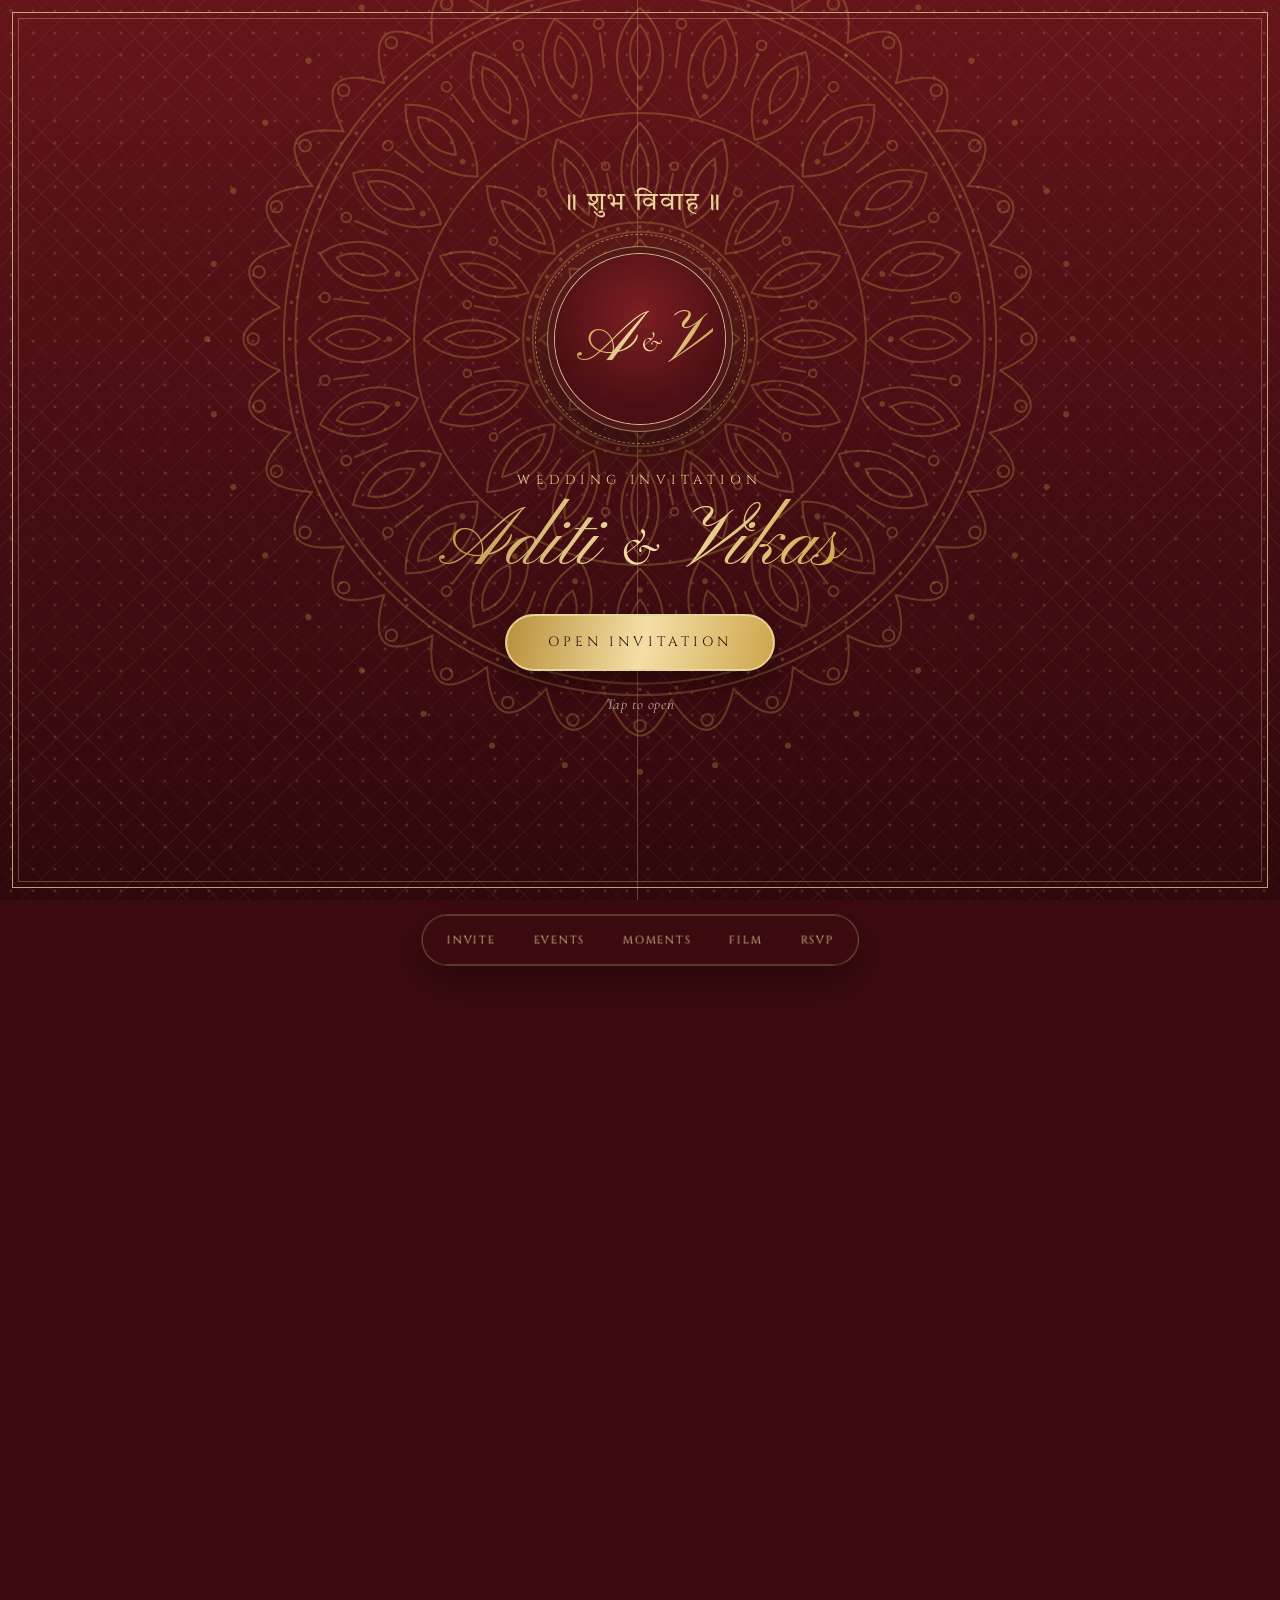
<file: aditi-vikas/index.html>
<!DOCTYPE html>
<html lang="en" class="is-locked">
<head>
  <meta charset="UTF-8" />
  <meta name="viewport" content="width=device-width, initial-scale=1, viewport-fit=cover" />
  <title>Aditi &amp; Vikas — Wedding Invitation</title>
  <meta name="description" content="With the blessings of our families, we invite you to celebrate our wedding." />
  <!-- Personal invitation: keep it out of search engines. Remove this line if you want it indexed. -->
  <meta name="robots" content="noindex, nofollow" />
  <meta name="theme-color" content="#4E1016" />

  <!-- Link preview (WhatsApp / social). og:image must be an absolute URL. -->
  <meta property="og:type" content="website" />
  <meta property="og:title" content="Aditi &amp; Vikas — Wedding Invitation" />
  <meta property="og:description" content="With the blessings of our families, we invite you to celebrate our wedding." />
  <meta property="og:url" content="https://aniketthakur022.github.io/AMH-Solutions/aditi-vikas/" />
  <meta property="og:image" content="https://aniketthakur022.github.io/AMH-Solutions/aditi-vikas/assets/og.jpg" />
  <meta property="og:image:width" content="1200" />
  <meta property="og:image:height" content="630" />
  <meta name="twitter:card" content="summary_large_image" />

  <link rel="icon" href="data:image/svg+xml,%3Csvg xmlns='http://www.w3.org/2000/svg' viewBox='0 0 64 64'%3E%3Ccircle cx='32' cy='32' r='32' fill='%234E1016'/%3E%3Cg fill='none' stroke='%23E5C777' stroke-width='2.4' stroke-linejoin='round'%3E%3Cpath d='M32 12c6 7 9 14 9 21 0 7-3 12-9 15-6-3-9-8-9-15 0-7 3-14 9-21z'/%3E%3Cpath d='M23 40c-7-2-12-7-13-14 6 0 12 3 14 8M41 40c7-2 12-7 13-14-6 0-12 3-14 8'/%3E%3C/g%3E%3C/svg%3E" />

  <link rel="preconnect" href="https://fonts.googleapis.com" />
  <link rel="preconnect" href="https://fonts.gstatic.com" crossorigin />
  <link href="https://fonts.googleapis.com/css2?family=Cinzel:wght@400;500;600&family=Cormorant+Garamond:ital,wght@0,400;0,500;0,600;1,400;1,500&family=Pinyon+Script&family=Tiro+Devanagari+Hindi&display=swap" rel="stylesheet" />
  <link rel="preload" as="image" href="assets/photos/9018-800.webp"
        imagesrcset="assets/photos/9018-800.webp 800w, assets/photos/9018-1400.webp 1400w" imagesizes="100vw" />
  <link rel="stylesheet" href="css/style.css" />
  <noscript><style>.gate{display:none}html.is-locked,html.is-locked body{overflow:auto;height:auto}</style></noscript>
</head>
<body>

  <!-- =============== COVER (tap to open) =============== -->
  <div class="gate" id="gate">
    <div class="gate__door gate__door--l" aria-hidden="true"></div>
    <div class="gate__door gate__door--r" aria-hidden="true"></div>
    <div class="gate__inner">
      <p class="gate__shubh deva" data-bind="shubh"></p>
      <div class="gate__sealwrap">
        <img class="gate__mandala" src="assets/ornaments/mandala.svg" alt="" aria-hidden="true" />
        <div class="gate__seal" aria-hidden="true">
          <span class="gate__ring"></span>
          <span class="gate__mono" data-bind="monogram"></span>
        </div>
      </div>
      <p class="gate__eyebrow">Wedding Invitation</p>
      <p class="gate__names" data-bind="names"></p>
      <!-- personal greeting: shown when the link ends with ?to=Family%20Name (see send.html) -->
      <p class="gate__guest" id="gateGuest" hidden>
        <span class="gate__guest-label" id="gateGuestLabel"></span>
        <span class="gate__guest-name" id="gateGuestName"></span>
      </p>
      <button class="gate__btn" id="openBtn" type="button">
        <span>Open Invitation</span>
      </button>
      <p class="gate__hint" aria-hidden="true">Tap to open</p>
    </div>
  </div>

  <div class="progress" aria-hidden="true"><span id="progressBar"></span></div>
  <canvas class="petals" id="petals" aria-hidden="true"></canvas>

  <main id="page">

    <!-- =============== HERO =============== -->
    <header class="hero live" id="top">
      <div class="hero__bgmandala" aria-hidden="true"><img src="assets/ornaments/mandala.svg" alt="" /></div>
      <div class="hero__frame"><div class="hero__media" id="heroMedia"></div></div>
      <div class="hero__shade" aria-hidden="true"></div>
      <div class="toran" id="toran" aria-hidden="true"></div>

      <div class="hero__content">
        <p class="hero__eyebrow"><span>We are getting married</span></p>
        <h1 class="hero__names" id="heroNames"></h1>
        <svg class="divider divider--light" viewBox="0 0 240 24" aria-hidden="true">
          <path d="M4 12h86M150 12h86" /><path d="M120 3l9 9-9 9-9-9z" /><path d="M104 12l-5-5-5 5 5 5zM146 12l-5-5-5 5 5 5z" />
        </svg>
        <p class="hero__date" id="heroDate"></p>
        <p class="hero__city" id="heroCity"></p>
      </div>

      <a class="scroll-cue" href="#invite" aria-label="Scroll to the invitation">
        <span class="scroll-cue__mouse"></span>
        <span class="scroll-cue__txt">Scroll</span>
      </a>
    </header>

    <!-- =============== INVITATION =============== -->
    <section class="section live section--ivory" id="invite" data-nav="Invite">
      <img class="watermark watermark--tr" src="assets/ornaments/mandala-ink.svg" alt="" aria-hidden="true" loading="lazy" />
      <img class="watermark watermark--bl" src="assets/ornaments/mandala-ink.svg" alt="" aria-hidden="true" loading="lazy" />

      <div class="wrap wrap--narrow center">
        <p class="invocation deva" data-bind="invocation" data-reveal></p>

        <div class="arch arch--lg" id="inviteArch" data-reveal="zoom"></div>

        <div class="head" data-reveal>
          <p class="eyebrow">With the blessings of our elders</p>
          <h2 class="title">With Joyful Hearts</h2>
          <svg class="divider" viewBox="0 0 240 24" aria-hidden="true">
            <path d="M4 12h86M150 12h86" /><path d="M120 3l9 9-9 9-9-9z" /><path d="M104 12l-5-5-5 5 5 5zM146 12l-5-5-5 5 5 5z" />
          </svg>
        </div>

        <p class="lead" data-reveal>
          Together with our families, we invite you to share in our happiness
          as we begin a new chapter of our lives.
        </p>

        <div class="couple" id="couple"></div>

        <p class="lead lead--sm" data-reveal>
          Your presence and blessings will make our celebration complete.
        </p>
      </div>
    </section>

    <!-- =============== SAVE THE DATE =============== -->
    <section class="section live section--maroon" id="date">
      <div class="sparkles" aria-hidden="true"></div>
      <img class="bigmandala" src="assets/ornaments/mandala.svg" alt="" aria-hidden="true" loading="lazy" />
      <div class="wrap wrap--narrow center">
        <div class="head" data-reveal>
          <p class="eyebrow">Mark your calendar</p>
          <h2 class="title">Save the Date</h2>
          <svg class="divider" viewBox="0 0 240 24" aria-hidden="true">
            <path d="M4 12h86M150 12h86" /><path d="M120 3l9 9-9 9-9-9z" /><path d="M104 12l-5-5-5 5 5 5zM146 12l-5-5-5 5 5 5z" />
          </svg>
        </div>
        <p class="bigdate" id="bigDate" data-reveal></p>
        <div class="countdown" id="countdown" data-reveal>
          <div class="cd"><span class="cd__num" data-cd="days">––</span><span class="cd__lbl">Days</span></div>
          <div class="cd"><span class="cd__num" data-cd="hours">––</span><span class="cd__lbl">Hours</span></div>
          <div class="cd"><span class="cd__num" data-cd="minutes">––</span><span class="cd__lbl">Minutes</span></div>
          <div class="cd"><span class="cd__num" data-cd="seconds">––</span><span class="cd__lbl">Seconds</span></div>
        </div>
        <p class="cd-note" id="cdNote" data-reveal></p>
        <button class="btn btn--gold" id="calBtn" type="button" hidden data-reveal>
          <svg viewBox="0 0 24 24" aria-hidden="true"><path d="M7 3v3M17 3v3M4 9h16M5 5h14a1 1 0 0 1 1 1v13a1 1 0 0 1-1 1H5a1 1 0 0 1-1-1V6a1 1 0 0 1 1-1zM12 12v5M9.5 14.5h5" /></svg>
          <span>Add to Calendar</span>
        </button>
      </div>
    </section>

    <!-- =============== EVENTS =============== -->
    <section class="section live section--ivory" id="events" data-nav="Events">
      <img class="watermark watermark--tl" src="assets/ornaments/mandala-ink.svg" alt="" aria-hidden="true" loading="lazy" />
      <div class="wrap">
        <div class="head center" data-reveal>
          <p class="eyebrow">Join us for</p>
          <h2 class="title">The Celebrations</h2>
          <svg class="divider" viewBox="0 0 240 24" aria-hidden="true">
            <path d="M4 12h86M150 12h86" /><path d="M120 3l9 9-9 9-9-9z" /><path d="M104 12l-5-5-5 5 5 5zM146 12l-5-5-5 5 5 5z" />
          </svg>
        </div>
        <ol class="timeline" id="timeline"></ol>
      </div>
    </section>

    <!-- =============== VENUE (shown only when a venue is set) =============== -->
    <section class="section section--sand" id="venue" hidden>
      <div class="wrap wrap--narrow center">
        <div class="head" data-reveal>
          <p class="eyebrow">Where we celebrate</p>
          <h2 class="title">The Venue</h2>
          <svg class="divider" viewBox="0 0 240 24" aria-hidden="true">
            <path d="M4 12h86M150 12h86" /><path d="M120 3l9 9-9 9-9-9z" /><path d="M104 12l-5-5-5 5 5 5zM146 12l-5-5-5 5 5 5z" />
          </svg>
        </div>
        <p class="venue__name" id="venueName" data-reveal></p>
        <p class="venue__addr" id="venueAddr" data-reveal></p>
        <a class="btn btn--maroon" id="venueMap" target="_blank" rel="noopener" hidden data-reveal>
          <svg viewBox="0 0 24 24" aria-hidden="true"><path d="M12 21s7-6.2 7-11.5A7 7 0 0 0 5 9.500C5 14.8 12 21 12 21z" /><circle cx="12" cy="9.5" r="2.5" /></svg>
          <span>Open in Google Maps</span>
        </a>
      </div>
    </section>

    <!-- =============== QUOTE =============== -->
    <section class="quote" id="quote">
      <div class="quote__bg" id="quoteBg" data-parallax="0.18"></div>
      <div class="quote__shade" aria-hidden="true"></div>
      <blockquote class="quote__text" data-reveal>
        <span class="quote__mark" aria-hidden="true">“</span>
        Two hearts, one journey —<br />and it begins with your blessings.
      </blockquote>
    </section>

    <!-- =============== GALLERY =============== -->
    <section class="section live section--ivory section--gallery" id="moments" data-nav="Moments">
      <div class="wrap">
        <div class="head center" data-reveal>
          <p class="eyebrow">Before the big day</p>
          <h2 class="title">Our Moments</h2>
          <svg class="divider" viewBox="0 0 240 24" aria-hidden="true">
            <path d="M4 12h86M150 12h86" /><path d="M120 3l9 9-9 9-9-9z" /><path d="M104 12l-5-5-5 5 5 5zM146 12l-5-5-5 5 5 5z" />
          </svg>
        </div>
      </div>
      <div id="gallery"></div>
    </section>

    <!-- =============== FILM =============== -->
    <section class="section live section--maroon" id="film" data-nav="Film">
      <div class="sparkles" aria-hidden="true"></div>
      <div class="wrap center">
        <div class="head" data-reveal>
          <p class="eyebrow">Press play</p>
          <h2 class="title title--sm" id="filmTitle">Our Film</h2>
          <svg class="divider" viewBox="0 0 240 24" aria-hidden="true">
            <path d="M4 12h86M150 12h86" /><path d="M120 3l9 9-9 9-9-9z" /><path d="M104 12l-5-5-5 5 5 5zM146 12l-5-5-5 5 5 5z" />
          </svg>
        </div>
        <div id="films"></div>
      </div>
    </section>

    <!-- =============== CLOSING =============== -->
    <section class="closing live" id="rsvp" data-nav="RSVP">
      <div class="closing__bg" id="closingBg" data-parallax="0.14"></div>
      <div class="closing__shade" aria-hidden="true"></div>
      <div class="wrap wrap--narrow center closing__in">
        <div class="diyas" aria-hidden="true" data-reveal>
          <span class="diya"><i></i></span><span class="diya diya--lg"><i></i></span><span class="diya"><i></i></span>
        </div>
        <div class="head" data-reveal>
          <p class="eyebrow">With love &amp; gratitude</p>
          <h2 class="title">We Await You</h2>
          <svg class="divider" viewBox="0 0 240 24" aria-hidden="true">
            <path d="M4 12h86M150 12h86" /><path d="M120 3l9 9-9 9-9-9z" /><path d="M104 12l-5-5-5 5 5 5zM146 12l-5-5-5 5 5 5z" />
          </svg>
        </div>
        <p class="lead" data-reveal>
          We would be honoured to have you with us on our special day.
        </p>
        <div class="actions" data-reveal>
          <a class="btn btn--gold" id="rsvpBtn" target="_blank" rel="noopener" hidden>
            <svg viewBox="0 0 24 24" aria-hidden="true"><path d="M4 20l1.4-4.200A8 8 0 1 1 8.6 19L4 20z" /><path d="M9 9.500c0 3 2.5 5.5 5.5 5.500l1-1.5-2-1-.800.800c-.900-.400-1.6-1.1-2-2l.800-.800-1-2L9 9.500z" /></svg>
            <span>RSVP on WhatsApp</span>
          </a>
          <button class="btn btn--line" id="shareBtn" type="button">
            <svg viewBox="0 0 24 24" aria-hidden="true"><circle cx="6" cy="12" r="2.5" /><circle cx="17" cy="6" r="2.5" /><circle cx="17" cy="18" r="2.5" /><path d="M8.2 10.900l6.6-3.700M8.2 13.100l6.6 3.7" /></svg>
            <span>Share Invitation</span>
          </button>
        </div>
        <p class="closing__names" data-bind="names" data-reveal></p>
        <p class="closing__shubh deva" data-bind="shubh" data-reveal></p>
      </div>
    </section>
  </main>

  <!-- floating quick-nav -->
  <nav class="dock" id="dock" aria-label="Sections"></nav>
  <button class="music" id="musicBtn" type="button" hidden aria-label="Toggle music" aria-pressed="false">
    <span></span><span></span><span></span><span></span>
  </button>

  <!-- photo viewer -->
  <div class="lightbox" id="lightbox" hidden aria-hidden="true" role="dialog" aria-label="Photo viewer">
    <button class="lightbox__close" type="button" aria-label="Close">×</button>
    <button class="lightbox__nav lightbox__nav--prev" type="button" aria-label="Previous photo">‹</button>
    <figure class="lightbox__fig"><img id="lightboxImg" alt="" /></figure>
    <button class="lightbox__nav lightbox__nav--next" type="button" aria-label="Next photo">›</button>
    <p class="lightbox__count" id="lightboxCount"></p>
  </div>

  <div class="toast" id="toast" role="status" aria-live="polite"></div>

  <script src="js/config.js"></script>
  <script src="js/main.js"></script>
</body>
</html>
</file>
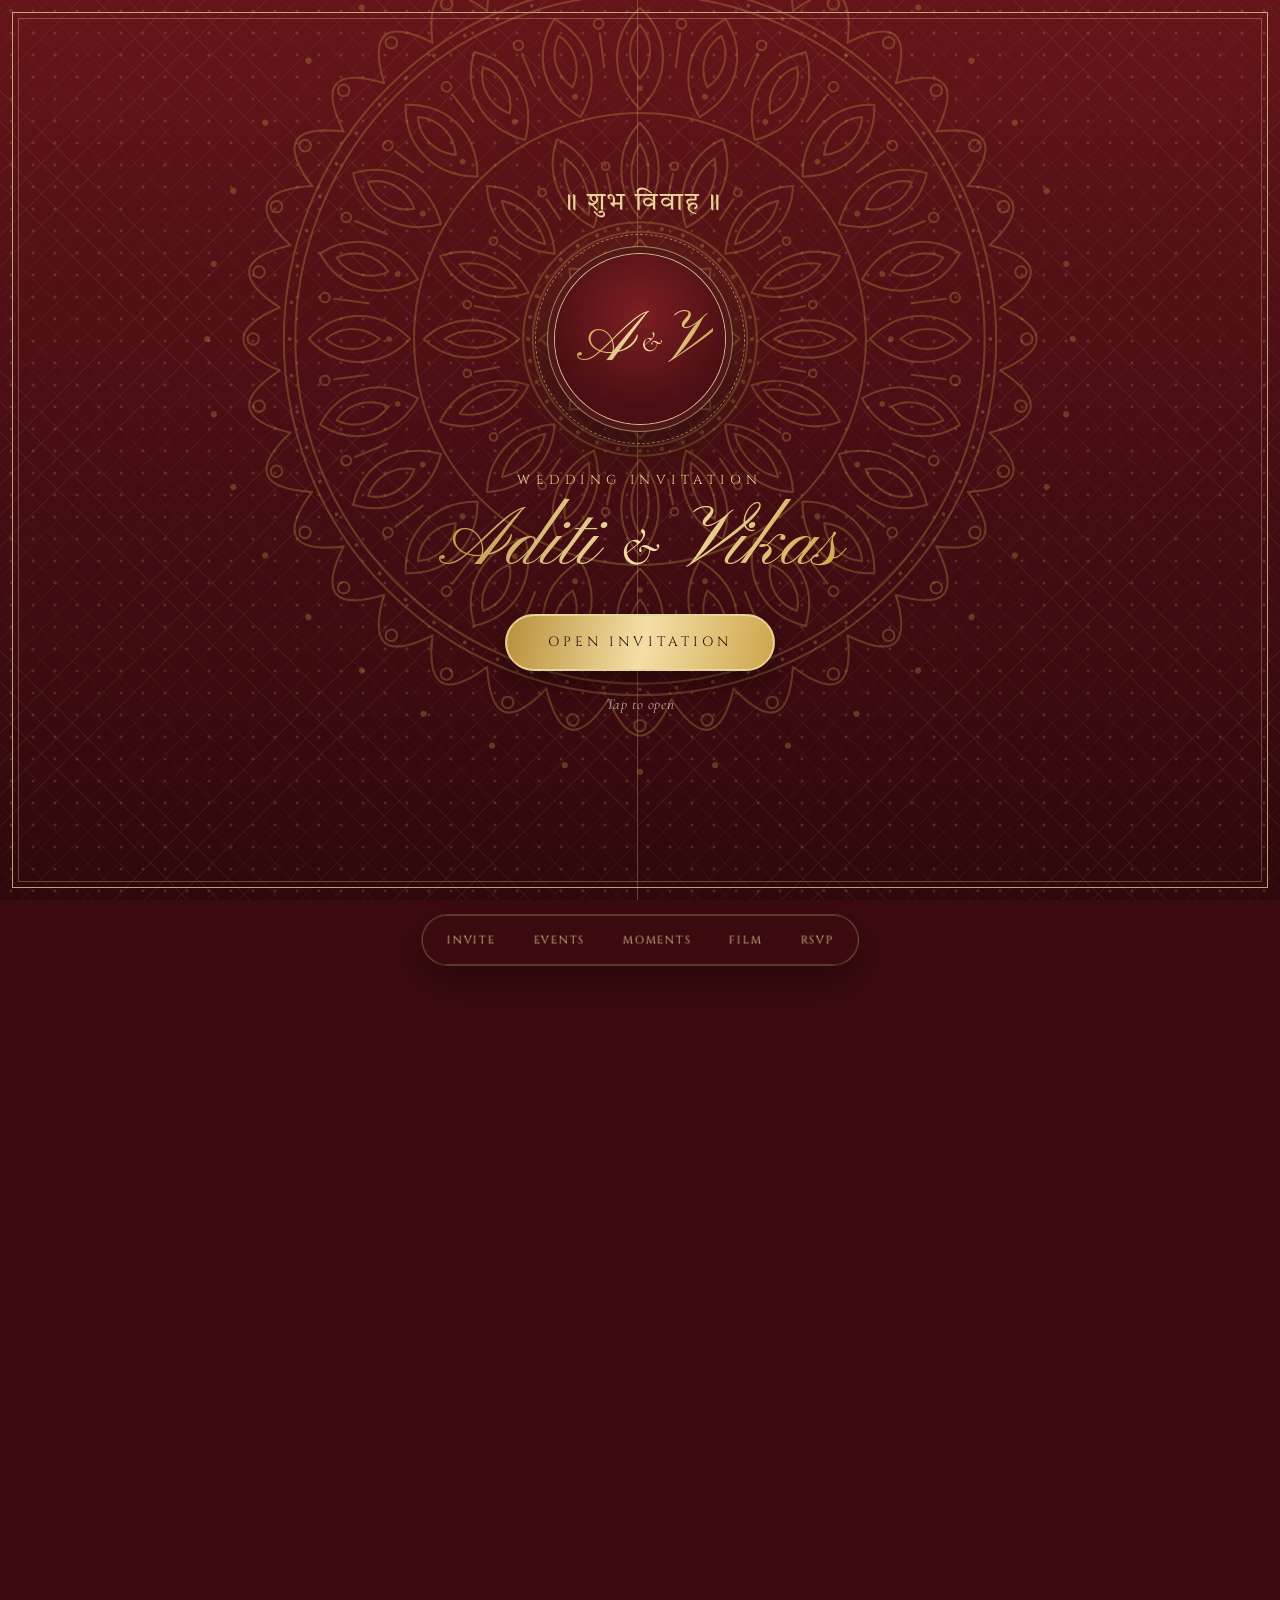
<file: vikas-aditi/index.html>
<!DOCTYPE html>
<html lang="en">
<head>
  <meta charset="UTF-8" />
  <meta name="viewport" content="width=device-width, initial-scale=1" />
  <!-- The invitation moved to ../aditi-vikas/ . This page only forwards links that were sent
       before the move, keeping any personal name (?to=…) that was on the link. -->
  <title>Aditi &amp; Vikas — Wedding Invitation</title>
  <meta name="robots" content="noindex, nofollow" />
  <meta property="og:type" content="website" />
  <meta property="og:title" content="Aditi &amp; Vikas — Wedding Invitation" />
  <meta property="og:description" content="With the blessings of our families, we invite you to celebrate our wedding." />
  <meta property="og:image" content="https://aniketthakur022.github.io/AMH-Solutions/aditi-vikas/assets/og.jpg" />
  <meta property="og:image:width" content="1200" />
  <meta property="og:image:height" content="630" />
  <link rel="canonical" href="https://aniketthakur022.github.io/AMH-Solutions/aditi-vikas/" />
  <script>location.replace('../aditi-vikas/' + location.search + location.hash);</script>
  <noscript><meta http-equiv="refresh" content="0; url=../aditi-vikas/" /></noscript>
  <style>body{margin:0;min-height:100vh;display:grid;place-items:center;background:#4e1016;color:#ead49a;font:20px/1.5 Georgia,serif;text-align:center}a{color:#f7e9bc}</style>
</head>
<body>
  <p><a href="../aditi-vikas/">Open the invitation</a></p>
</body>
</html>
</file>
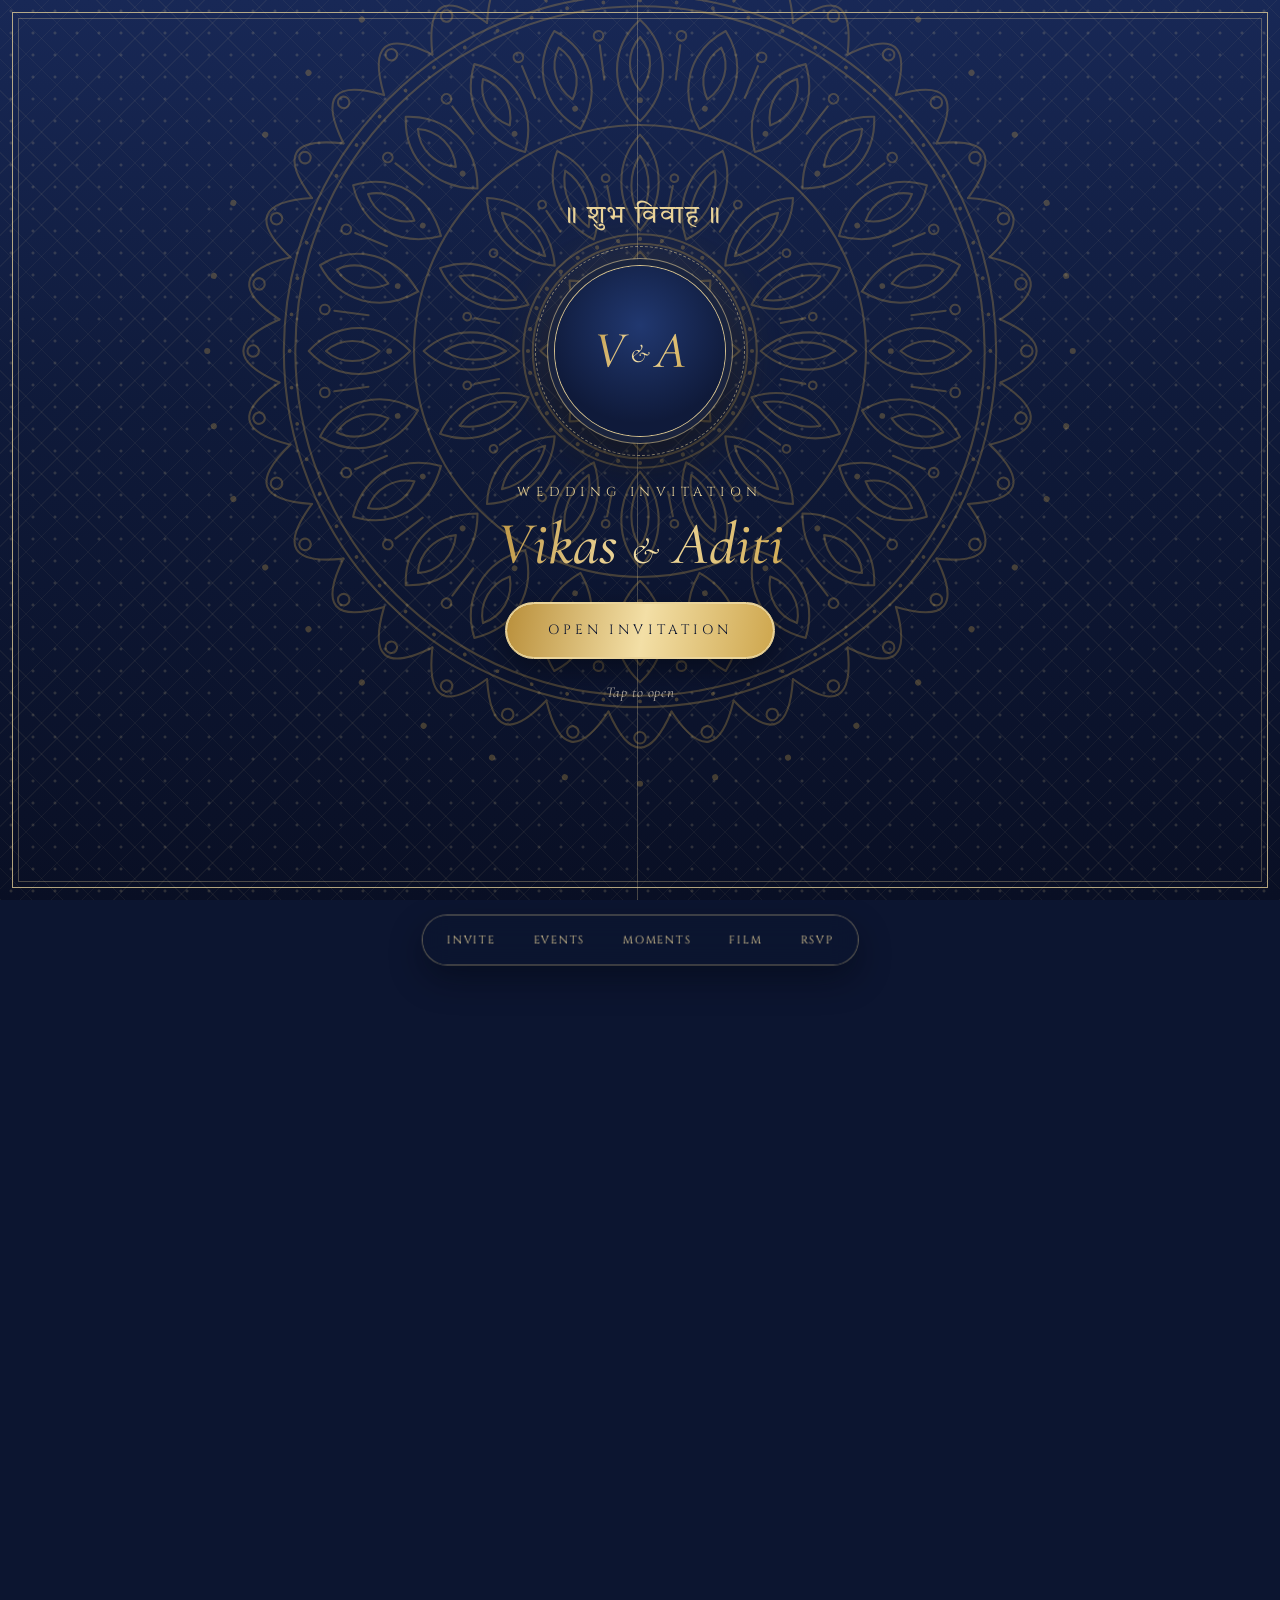
<file: vikas-weds-aditi/index.html>
<!DOCTYPE html>
<html lang="en" class="is-locked">
<head>
  <meta charset="UTF-8" />
  <meta name="viewport" content="width=device-width, initial-scale=1, viewport-fit=cover" />
  <title>Vikas &amp; Aditi — Wedding Invitation</title>
  <meta name="description" content="With the blessings of our families, we invite you to celebrate our wedding." />
  <!-- Personal invitation: keep it out of search engines. Remove this line if you want it indexed. -->
  <meta name="robots" content="noindex, nofollow" />
  <meta name="theme-color" content="#111E42" />

  <!-- Link preview (WhatsApp / social). og:image must be an absolute URL. -->
  <meta property="og:type" content="website" />
  <meta property="og:title" content="Vikas &amp; Aditi — Wedding Invitation" />
  <meta property="og:description" content="With the blessings of our families, we invite you to celebrate our wedding." />
  <meta property="og:url" content="https://aniketthakur022.github.io/AMH-Solutions/vikas-weds-aditi/" />
  <meta property="og:image" content="https://aniketthakur022.github.io/AMH-Solutions/aditi-vikas/assets/og.jpg" />
  <meta property="og:image:width" content="1200" />
  <meta property="og:image:height" content="630" />
  <meta name="twitter:card" content="summary_large_image" />

  <link rel="icon" href="data:image/svg+xml,%3Csvg xmlns='http://www.w3.org/2000/svg' viewBox='0 0 64 64'%3E%3Ccircle cx='32' cy='32' r='32' fill='%23111E42'/%3E%3Cg fill='none' stroke='%23E5C777' stroke-width='2.4' stroke-linejoin='round'%3E%3Cpath d='M32 12c6 7 9 14 9 21 0 7-3 12-9 15-6-3-9-8-9-15 0-7 3-14 9-21z'/%3E%3Cpath d='M23 40c-7-2-12-7-13-14 6 0 12 3 14 8M41 40c7-2 12-7 13-14-6 0-12 3-14 8'/%3E%3C/g%3E%3C/svg%3E" />

  <link rel="preconnect" href="https://fonts.googleapis.com" />
  <link rel="preconnect" href="https://fonts.gstatic.com" crossorigin />
  <link href="https://fonts.googleapis.com/css2?family=Cinzel:wght@400;500;600&family=Cormorant+Garamond:ital,wght@0,400;0,500;0,600;1,400;1,500&family=Pinyon+Script&family=Tiro+Devanagari+Hindi&display=swap" rel="stylesheet" />
  <link rel="preload" as="image" href="../aditi-vikas/assets/photos/9001-800.webp"
        imagesrcset="../aditi-vikas/assets/photos/9001-800.webp 800w, ../aditi-vikas/assets/photos/9001-1400.webp 1400w" imagesizes="100vw" />
  <!-- shared with the bride's-side card; theme.css recolours and simplifies it -->
  <link rel="stylesheet" href="../aditi-vikas/css/style.css" />
  <link rel="stylesheet" href="css/theme.css" />
  <noscript><style>.gate{display:none}html.is-locked,html.is-locked body{overflow:auto;height:auto}</style></noscript>
</head>
<body>

  <!-- =============== COVER (tap to open) =============== -->
  <div class="gate" id="gate">
    <div class="gate__door gate__door--l" aria-hidden="true"></div>
    <div class="gate__door gate__door--r" aria-hidden="true"></div>
    <div class="gate__inner">
      <p class="gate__shubh deva" data-bind="shubh"></p>
      <div class="gate__sealwrap">
        <img class="gate__mandala" src="../aditi-vikas/assets/ornaments/mandala.svg" alt="" aria-hidden="true" />
        <div class="gate__seal" aria-hidden="true">
          <span class="gate__ring"></span>
          <span class="gate__mono" data-bind="monogram"></span>
        </div>
      </div>
      <p class="gate__eyebrow">Wedding Invitation</p>
      <p class="gate__names" data-bind="names"></p>
      <!-- personal greeting: shown when the link ends with ?to=Family%20Name (see send.html) -->
      <p class="gate__guest" id="gateGuest" hidden>
        <span class="gate__guest-label" id="gateGuestLabel"></span>
        <span class="gate__guest-name" id="gateGuestName"></span>
      </p>
      <button class="gate__btn" id="openBtn" type="button">
        <span>Open Invitation</span>
      </button>
      <p class="gate__hint" aria-hidden="true">Tap to open</p>
    </div>
  </div>

  <div class="progress" aria-hidden="true"><span id="progressBar"></span></div>
  <canvas class="petals" id="petals" aria-hidden="true"></canvas>

  <main id="page">

    <!-- =============== HERO =============== -->
    <header class="hero live" id="top">
      <div class="hero__bgmandala" aria-hidden="true"><img src="../aditi-vikas/assets/ornaments/mandala.svg" alt="" /></div>
      <div class="hero__frame"><div class="hero__media" id="heroMedia"></div></div>
      <div class="hero__shade" aria-hidden="true"></div>
      <div class="toran" id="toran" aria-hidden="true"></div>

      <div class="hero__content">
        <p class="hero__eyebrow"><span>We are getting married</span></p>
        <h1 class="hero__names" id="heroNames"></h1>
        <svg class="divider divider--light" viewBox="0 0 240 24" aria-hidden="true">
          <path d="M4 12h86M150 12h86" /><path d="M120 3l9 9-9 9-9-9z" /><path d="M104 12l-5-5-5 5 5 5zM146 12l-5-5-5 5 5 5z" />
        </svg>
        <p class="hero__date" id="heroDate"></p>
        <p class="hero__city" id="heroCity"></p>
      </div>

      <a class="scroll-cue" href="#invite" aria-label="Scroll to the invitation">
        <span class="scroll-cue__mouse"></span>
        <span class="scroll-cue__txt">Scroll</span>
      </a>
    </header>

    <!-- =============== INVITATION =============== -->
    <section class="section live section--ivory" id="invite" data-nav="Invite">
      <img class="watermark watermark--tr" src="assets/ornaments/mandala-ink.svg" alt="" aria-hidden="true" loading="lazy" />
      <img class="watermark watermark--bl" src="assets/ornaments/mandala-ink.svg" alt="" aria-hidden="true" loading="lazy" />

      <div class="wrap wrap--narrow center">
        <p class="invocation deva" data-bind="invocation" data-reveal></p>

        <div class="arch arch--lg" id="inviteArch" data-reveal="zoom"></div>

        <div class="head" data-reveal>
          <p class="eyebrow">With the blessings of our elders</p>
          <h2 class="title">With Joyful Hearts</h2>
          <svg class="divider" viewBox="0 0 240 24" aria-hidden="true">
            <path d="M4 12h86M150 12h86" /><path d="M120 3l9 9-9 9-9-9z" /><path d="M104 12l-5-5-5 5 5 5zM146 12l-5-5-5 5 5 5z" />
          </svg>
        </div>

        <p class="lead" data-reveal>
          Together with our families, we invite you to share in our happiness
          as we begin a new chapter of our lives.
        </p>

        <div class="couple" id="couple"></div>

        <p class="lead lead--sm" data-reveal>
          Your presence and blessings will make our celebration complete.
        </p>
      </div>
    </section>

    <!-- =============== SAVE THE DATE =============== -->
    <section class="section live section--maroon" id="date">
      <div class="sparkles" aria-hidden="true"></div>
      <img class="bigmandala" src="../aditi-vikas/assets/ornaments/mandala.svg" alt="" aria-hidden="true" loading="lazy" />
      <div class="wrap wrap--narrow center">
        <div class="head" data-reveal>
          <p class="eyebrow">Mark your calendar</p>
          <h2 class="title">Save the Date</h2>
          <svg class="divider" viewBox="0 0 240 24" aria-hidden="true">
            <path d="M4 12h86M150 12h86" /><path d="M120 3l9 9-9 9-9-9z" /><path d="M104 12l-5-5-5 5 5 5zM146 12l-5-5-5 5 5 5z" />
          </svg>
        </div>
        <p class="bigdate" id="bigDate" data-reveal></p>
        <div class="countdown" id="countdown" data-reveal>
          <div class="cd"><span class="cd__num" data-cd="days">––</span><span class="cd__lbl">Days</span></div>
          <div class="cd"><span class="cd__num" data-cd="hours">––</span><span class="cd__lbl">Hours</span></div>
          <div class="cd"><span class="cd__num" data-cd="minutes">––</span><span class="cd__lbl">Minutes</span></div>
          <div class="cd"><span class="cd__num" data-cd="seconds">––</span><span class="cd__lbl">Seconds</span></div>
        </div>
        <p class="cd-note" id="cdNote" data-reveal></p>
        <button class="btn btn--gold" id="calBtn" type="button" hidden data-reveal>
          <svg viewBox="0 0 24 24" aria-hidden="true"><path d="M7 3v3M17 3v3M4 9h16M5 5h14a1 1 0 0 1 1 1v13a1 1 0 0 1-1 1H5a1 1 0 0 1-1-1V6a1 1 0 0 1 1-1zM12 12v5M9.5 14.5h5" /></svg>
          <span>Add to Calendar</span>
        </button>
      </div>
    </section>

    <!-- =============== EVENTS =============== -->
    <section class="section live section--ivory" id="events" data-nav="Events">
      <img class="watermark watermark--tl" src="assets/ornaments/mandala-ink.svg" alt="" aria-hidden="true" loading="lazy" />
      <div class="wrap">
        <div class="head center" data-reveal>
          <p class="eyebrow">Join us for</p>
          <h2 class="title">The Celebrations</h2>
          <svg class="divider" viewBox="0 0 240 24" aria-hidden="true">
            <path d="M4 12h86M150 12h86" /><path d="M120 3l9 9-9 9-9-9z" /><path d="M104 12l-5-5-5 5 5 5zM146 12l-5-5-5 5 5 5z" />
          </svg>
        </div>
        <ol class="timeline" id="timeline"></ol>
      </div>
    </section>

    <!-- =============== VENUE (shown only when a venue is set) =============== -->
    <section class="section section--sand" id="venue" hidden>
      <div class="wrap wrap--narrow center">
        <div class="head" data-reveal>
          <p class="eyebrow">Where we celebrate</p>
          <h2 class="title">The Venue</h2>
          <svg class="divider" viewBox="0 0 240 24" aria-hidden="true">
            <path d="M4 12h86M150 12h86" /><path d="M120 3l9 9-9 9-9-9z" /><path d="M104 12l-5-5-5 5 5 5zM146 12l-5-5-5 5 5 5z" />
          </svg>
        </div>
        <p class="venue__name" id="venueName" data-reveal></p>
        <p class="venue__addr" id="venueAddr" data-reveal></p>
        <a class="btn btn--maroon" id="venueMap" target="_blank" rel="noopener" hidden data-reveal>
          <svg viewBox="0 0 24 24" aria-hidden="true"><path d="M12 21s7-6.2 7-11.5A7 7 0 0 0 5 9.500C5 14.8 12 21 12 21z" /><circle cx="12" cy="9.5" r="2.5" /></svg>
          <span>Open in Google Maps</span>
        </a>
      </div>
    </section>

    <!-- =============== QUOTE =============== -->
    <section class="quote" id="quote">
      <div class="quote__bg" id="quoteBg" data-parallax="0.18"></div>
      <div class="quote__shade" aria-hidden="true"></div>
      <blockquote class="quote__text" data-reveal>
        <span class="quote__mark" aria-hidden="true">“</span>
        Two hearts, one journey —<br />and it begins with your blessings.
      </blockquote>
    </section>

    <!-- =============== GALLERY =============== -->
    <section class="section live section--ivory section--gallery" id="moments" data-nav="Moments">
      <div class="wrap">
        <div class="head center" data-reveal>
          <p class="eyebrow">Before the big day</p>
          <h2 class="title">Our Moments</h2>
          <svg class="divider" viewBox="0 0 240 24" aria-hidden="true">
            <path d="M4 12h86M150 12h86" /><path d="M120 3l9 9-9 9-9-9z" /><path d="M104 12l-5-5-5 5 5 5zM146 12l-5-5-5 5 5 5z" />
          </svg>
        </div>
      </div>
      <div id="gallery"></div>
    </section>

    <!-- =============== FILM =============== -->
    <section class="section live section--maroon" id="film" data-nav="Film">
      <div class="sparkles" aria-hidden="true"></div>
      <div class="wrap center">
        <div class="head" data-reveal>
          <p class="eyebrow">Press play</p>
          <h2 class="title title--sm" id="filmTitle">Our Film</h2>
          <svg class="divider" viewBox="0 0 240 24" aria-hidden="true">
            <path d="M4 12h86M150 12h86" /><path d="M120 3l9 9-9 9-9-9z" /><path d="M104 12l-5-5-5 5 5 5zM146 12l-5-5-5 5 5 5z" />
          </svg>
        </div>
        <div id="films"></div>
      </div>
    </section>

    <!-- =============== CLOSING =============== -->
    <section class="closing live" id="rsvp" data-nav="RSVP">
      <div class="closing__bg" id="closingBg" data-parallax="0.14"></div>
      <div class="closing__shade" aria-hidden="true"></div>
      <div class="wrap wrap--narrow center closing__in">
        <div class="diyas" aria-hidden="true" data-reveal>
          <span class="diya"><i></i></span><span class="diya diya--lg"><i></i></span><span class="diya"><i></i></span>
        </div>
        <div class="head" data-reveal>
          <p class="eyebrow">With love &amp; gratitude</p>
          <h2 class="title">We Await You</h2>
          <svg class="divider" viewBox="0 0 240 24" aria-hidden="true">
            <path d="M4 12h86M150 12h86" /><path d="M120 3l9 9-9 9-9-9z" /><path d="M104 12l-5-5-5 5 5 5zM146 12l-5-5-5 5 5 5z" />
          </svg>
        </div>
        <p class="lead" data-reveal>
          We would be honoured to have you with us on our special day.
        </p>
        <div class="actions" data-reveal>
          <a class="btn btn--gold" id="rsvpBtn" target="_blank" rel="noopener" hidden>
            <svg viewBox="0 0 24 24" aria-hidden="true"><path d="M4 20l1.4-4.200A8 8 0 1 1 8.6 19L4 20z" /><path d="M9 9.500c0 3 2.5 5.5 5.5 5.500l1-1.5-2-1-.800.800c-.900-.400-1.6-1.1-2-2l.800-.800-1-2L9 9.500z" /></svg>
            <span>RSVP on WhatsApp</span>
          </a>
          <button class="btn btn--line" id="shareBtn" type="button">
            <svg viewBox="0 0 24 24" aria-hidden="true"><circle cx="6" cy="12" r="2.5" /><circle cx="17" cy="6" r="2.5" /><circle cx="17" cy="18" r="2.5" /><path d="M8.2 10.900l6.6-3.700M8.2 13.100l6.6 3.7" /></svg>
            <span>Share Invitation</span>
          </button>
        </div>
        <p class="closing__names" data-bind="names" data-reveal></p>
        <p class="closing__shubh deva" data-bind="shubh" data-reveal></p>
      </div>
    </section>
  </main>

  <!-- floating quick-nav -->
  <nav class="dock" id="dock" aria-label="Sections"></nav>
  <button class="music" id="musicBtn" type="button" hidden aria-label="Toggle music" aria-pressed="false">
    <span></span><span></span><span></span><span></span>
  </button>

  <!-- photo viewer -->
  <div class="lightbox" id="lightbox" hidden aria-hidden="true" role="dialog" aria-label="Photo viewer">
    <button class="lightbox__close" type="button" aria-label="Close">×</button>
    <button class="lightbox__nav lightbox__nav--prev" type="button" aria-label="Previous photo">‹</button>
    <figure class="lightbox__fig"><img id="lightboxImg" alt="" /></figure>
    <button class="lightbox__nav lightbox__nav--next" type="button" aria-label="Next photo">›</button>
    <p class="lightbox__count" id="lightboxCount"></p>
  </div>

  <div class="toast" id="toast" role="status" aria-live="polite"></div>

  <script src="js/config.js"></script>
  <script src="../aditi-vikas/js/main.js"></script>
</body>
</html>
</file>
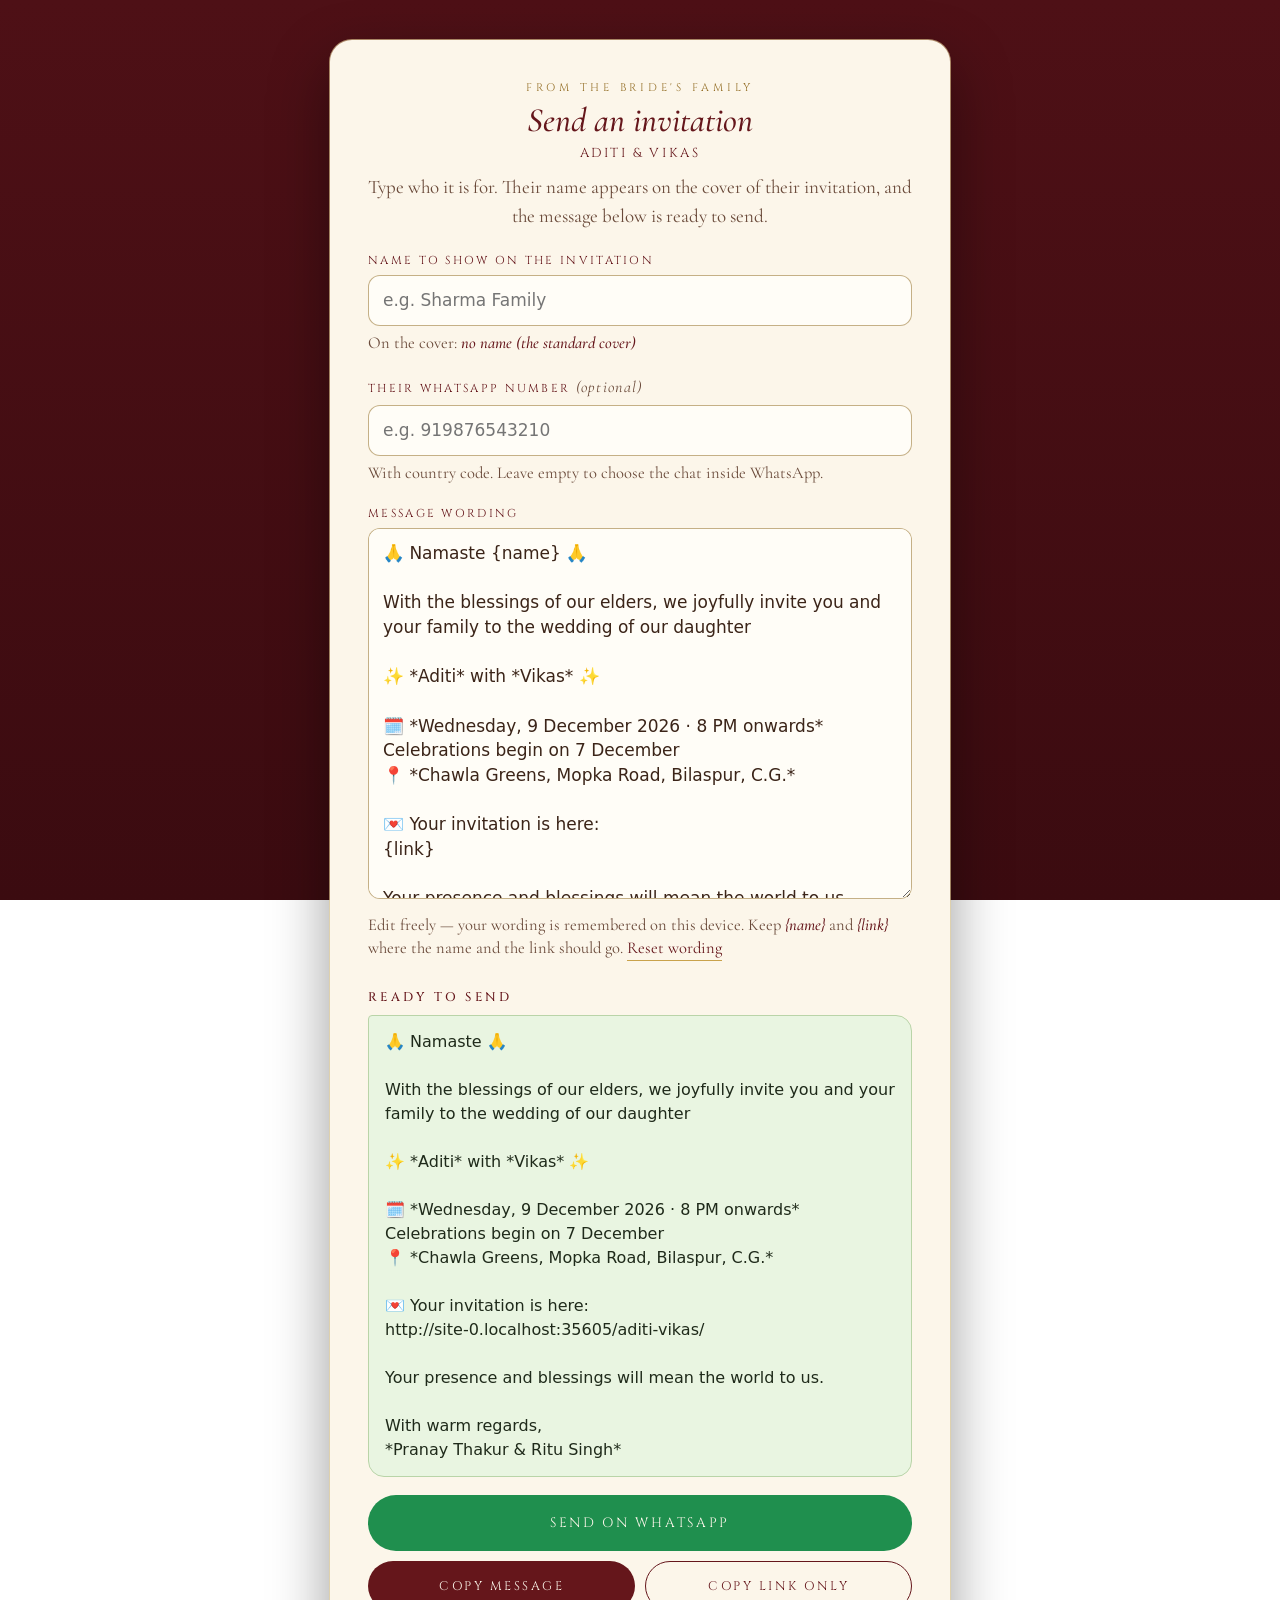
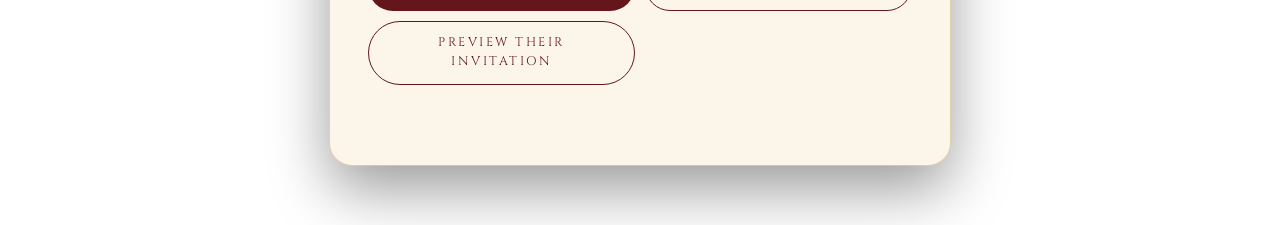
<file: aditi-vikas/send.html>
<!DOCTYPE html>
<html lang="en">
<head>
  <meta charset="UTF-8" />
  <meta name="viewport" content="width=device-width, initial-scale=1" />
  <title>Send invitations — Wedding Invitation</title>
  <!-- Helper page for the family only: makes a personal link + WhatsApp message for each guest. -->
  <meta name="robots" content="noindex, nofollow" />
  <meta name="theme-color" content="#4E1016" />
  <link rel="preconnect" href="https://fonts.googleapis.com" />
  <link rel="preconnect" href="https://fonts.gstatic.com" crossorigin />
  <link href="https://fonts.googleapis.com/css2?family=Cinzel:wght@400;500;600&family=Cormorant+Garamond:ital,wght@0,400;0,500;0,600;1,400;1,500&display=swap" rel="stylesheet" />
  <link rel="stylesheet" href="css/send.css" />
</head>
<body>
  <main class="card">
    <p class="eyebrow" id="side">For the family</p>
    <h1>Send an invitation</h1>
    <p class="whose" id="whose"></p>
    <p class="intro">Type who it is for. Their name appears on the cover of their invitation, and the message below is ready to send.</p>

    <label for="name">Name to show on the invitation</label>
    <input id="name" type="text" maxlength="60" placeholder="e.g. Sharma Family" autocomplete="off" />
    <p class="hint">On the cover: <em id="coverPreview"></em></p>

    <label for="phone">Their WhatsApp number <span>(optional)</span></label>
    <input id="phone" type="tel" inputmode="tel" placeholder="e.g. 919876543210" autocomplete="off" />
    <p class="hint">With country code. Leave empty to choose the chat inside WhatsApp.</p>

    <label for="msg">Message wording</label>
    <textarea id="msg" rows="14" spellcheck="true"></textarea>
    <p class="hint">Edit freely &mdash; your wording is remembered on this device. Keep <em>{name}</em> and <em>{link}</em> where the name and the link should go. <button type="button" class="linkbtn" id="reset">Reset wording</button></p>

    <h2>Ready to send</h2>
    <div class="out" id="out"></div>

    <div class="actions">
      <a class="btn btn--wa" id="wa" target="_blank" rel="noopener">Send on WhatsApp</a>
      <button class="btn" id="copyMsg" type="button">Copy message</button>
      <button class="btn btn--line" id="copyLink" type="button">Copy link only</button>
      <a class="btn btn--line" id="open" target="_blank" rel="noopener">Preview their invitation</a>
    </div>
    <p class="status" id="status" role="status" aria-live="polite"></p>
  </main>

  <script src="js/config.js"></script>
  <script src="js/send.js"></script>
</body>
</html>
</file>
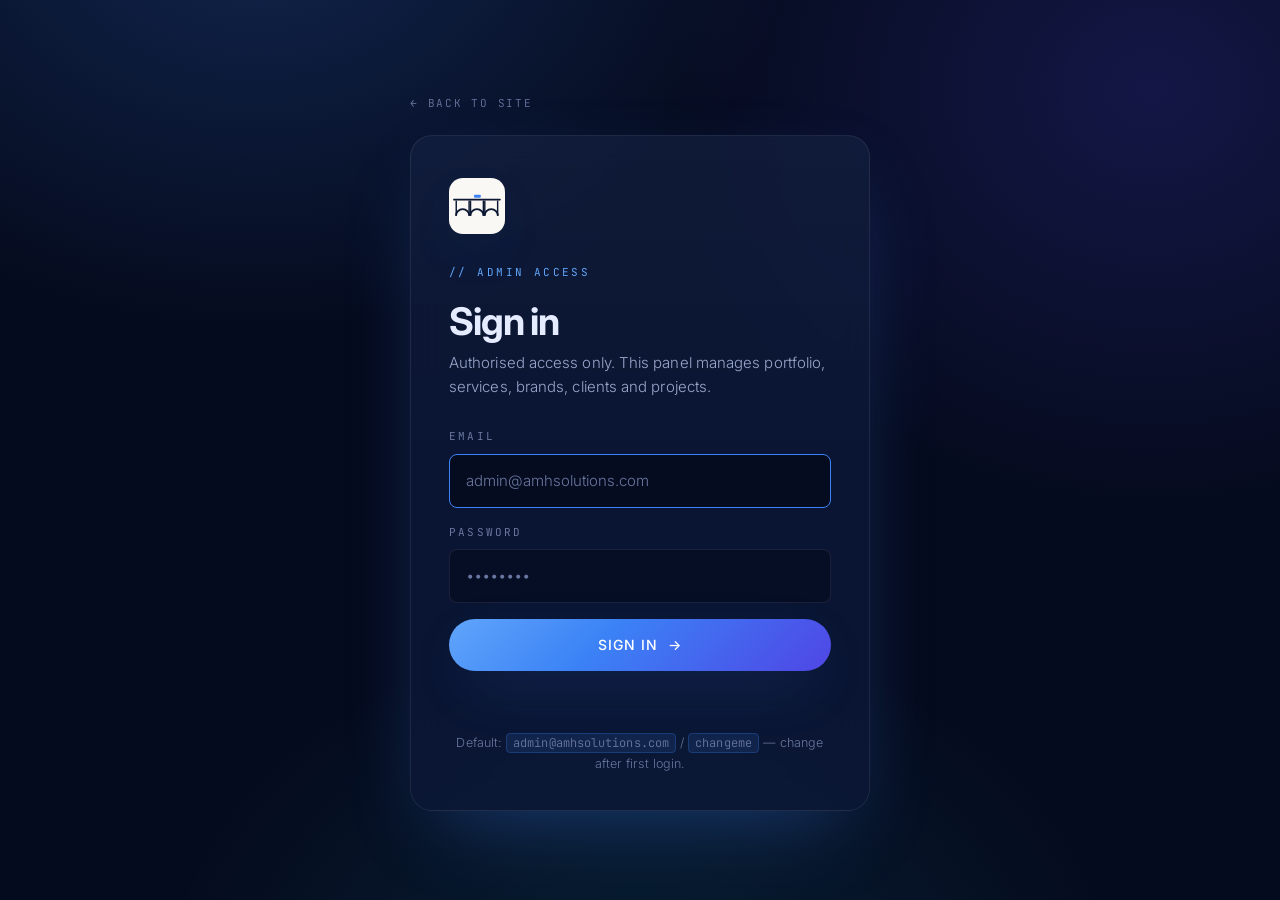
<file: admin/login.html>
<!DOCTYPE html>
<html lang="en">
<head>
  <meta charset="UTF-8" />
  <meta name="viewport" content="width=device-width, initial-scale=1.0" />
  <title>Admin Sign In — AMH Solutions</title>
  <link rel="preconnect" href="https://fonts.googleapis.com" />
  <link rel="preconnect" href="https://fonts.gstatic.com" crossorigin />
  <link href="https://fonts.googleapis.com/css2?family=Inter:wght@300;400;500;600;700;800&family=JetBrains+Mono:wght@400;500&display=swap" rel="stylesheet" />
  <link rel="stylesheet" href="/styles.css" />
  <link rel="stylesheet" href="/admin/admin.css" />
</head>
<body class="auth-body">
  <div class="auth-bg"></div>

  <main class="auth-shell">
    <a href="/" class="auth-back">← Back to site</a>

    <div class="auth-card">
      <div class="auth-card-logo">
        <img src="/assets/amh-logo.svg" alt="AMH Solutions" />
      </div>

      <span class="kicker">// Admin access</span>
      <h1>Sign in</h1>
      <p class="auth-sub">Authorised access only. This panel manages portfolio, services, brands, clients and projects.</p>

      <form id="loginForm" class="auth-form">
        <div class="field">
          <label>Email</label>
          <input type="email" name="email" placeholder="admin@amhsolutions.com" required autocomplete="email" autofocus />
        </div>
        <div class="field">
          <label>Password</label>
          <input type="password" name="password" placeholder="••••••••" required autocomplete="current-password" />
        </div>
        <button type="submit" class="btn btn-primary btn-block">Sign in <span>→</span></button>
        <p class="auth-error" id="loginError"></p>
      </form>

      <p class="auth-hint">Default: <code>admin@amhsolutions.com</code> / <code>changeme</code> — change after first login.</p>
    </div>
  </main>

  <script>
    const form = document.getElementById('loginForm');
    const err = document.getElementById('loginError');
    form.addEventListener('submit', async e => {
      e.preventDefault();
      err.textContent = '';
      const data = new FormData(form);
      try {
        const res = await fetch('/admin/login', { method: 'POST', body: data });
        const json = await res.json();
        if (!res.ok) { err.textContent = json.error || 'Could not sign in.'; return; }
        window.location.href = json.redirect || '/admin/dashboard.html';
      } catch (e) {
        err.innerHTML = 'Server unreachable. Make sure the AMH backend is running &mdash; double-click <code>start.command</code> in the project folder, then refresh this page.';
      }
    });
  </script>
</body>
</html>
</file>
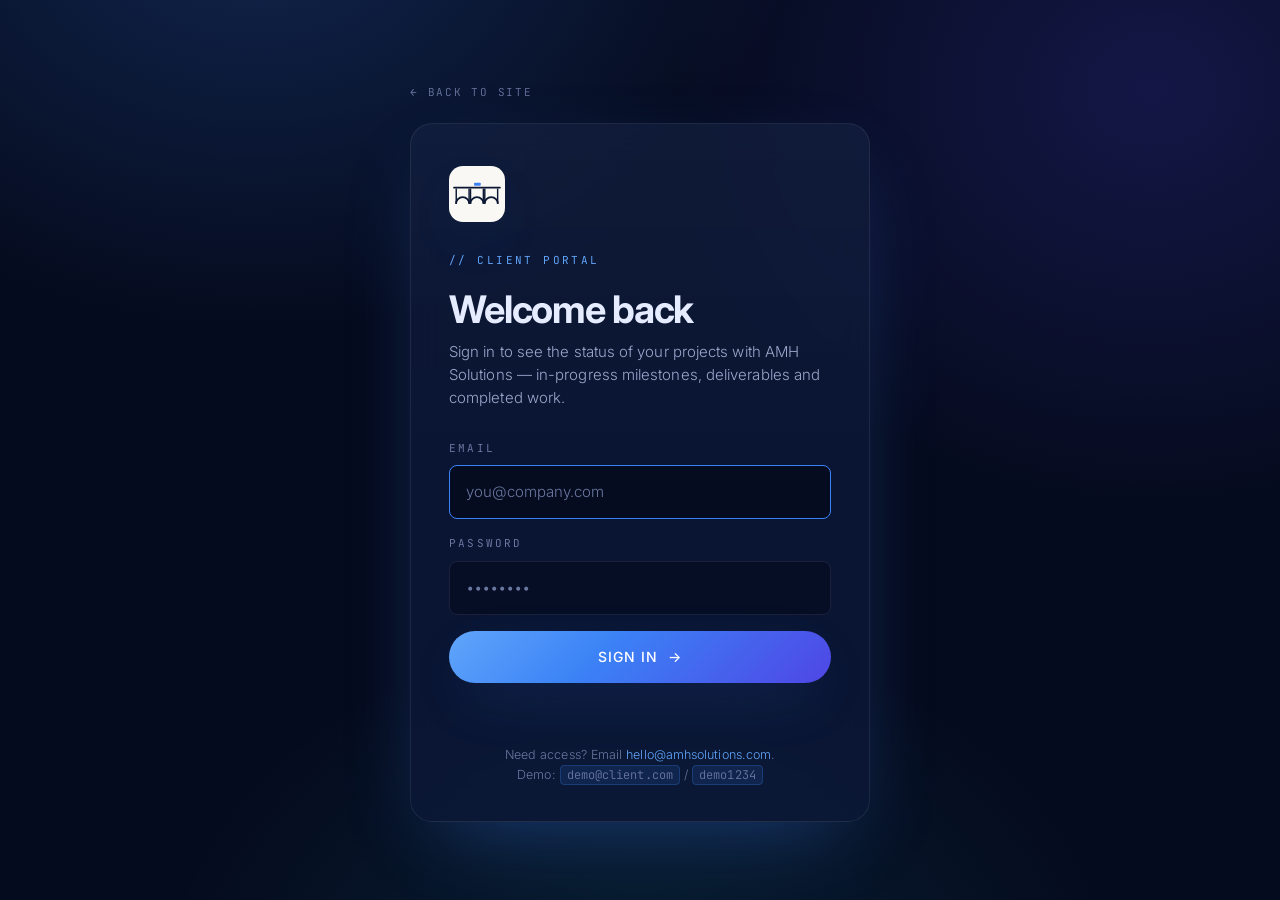
<file: client/login.html>
<!DOCTYPE html>
<html lang="en">
<head>
  <meta charset="UTF-8" />
  <meta name="viewport" content="width=device-width, initial-scale=1.0" />
  <title>Client Sign In — AMH Solutions</title>
  <link rel="preconnect" href="https://fonts.googleapis.com" />
  <link rel="preconnect" href="https://fonts.gstatic.com" crossorigin />
  <link href="https://fonts.googleapis.com/css2?family=Inter:wght@300;400;500;600;700;800&family=JetBrains+Mono:wght@400;500&display=swap" rel="stylesheet" />
  <link rel="stylesheet" href="/styles.css" />
  <link rel="stylesheet" href="/admin/admin.css" />
</head>
<body class="auth-body">
  <div class="auth-bg"></div>

  <main class="auth-shell">
    <a href="/" class="auth-back">← Back to site</a>

    <div class="auth-card">
      <div class="auth-card-logo">
        <img src="/assets/amh-logo.svg" alt="AMH Solutions" />
      </div>

      <span class="kicker">// Client portal</span>
      <h1>Welcome back</h1>
      <p class="auth-sub">Sign in to see the status of your projects with AMH Solutions — in-progress milestones, deliverables and completed work.</p>

      <form id="loginForm" class="auth-form">
        <div class="field">
          <label>Email</label>
          <input type="email" name="email" placeholder="you@company.com" required autocomplete="email" autofocus />
        </div>
        <div class="field">
          <label>Password</label>
          <input type="password" name="password" placeholder="••••••••" required autocomplete="current-password" />
        </div>
        <button type="submit" class="btn btn-primary btn-block">Sign in <span>→</span></button>
        <p class="auth-error" id="loginError"></p>
      </form>

      <p class="auth-hint">Need access? Email <a href="mailto:hello@amhsolutions.com">hello@amhsolutions.com</a>.<br />Demo: <code>demo@client.com</code> / <code>demo1234</code></p>
    </div>
  </main>

  <script>
    const form = document.getElementById('loginForm');
    const err = document.getElementById('loginError');
    form.addEventListener('submit', async e => {
      e.preventDefault();
      err.textContent = '';
      const data = new FormData(form);
      try {
        const res = await fetch('/client/login', { method: 'POST', body: data });
        const json = await res.json();
        if (!res.ok) { err.textContent = json.error || 'Could not sign in.'; return; }
        window.location.href = json.redirect || '/client/dashboard.html';
      } catch (e) {
        err.innerHTML = 'Server unreachable. Make sure the AMH backend is running &mdash; double-click <code>start.command</code> in the project folder, then refresh this page.';
      }
    });
  </script>
</body>
</html>
</file>
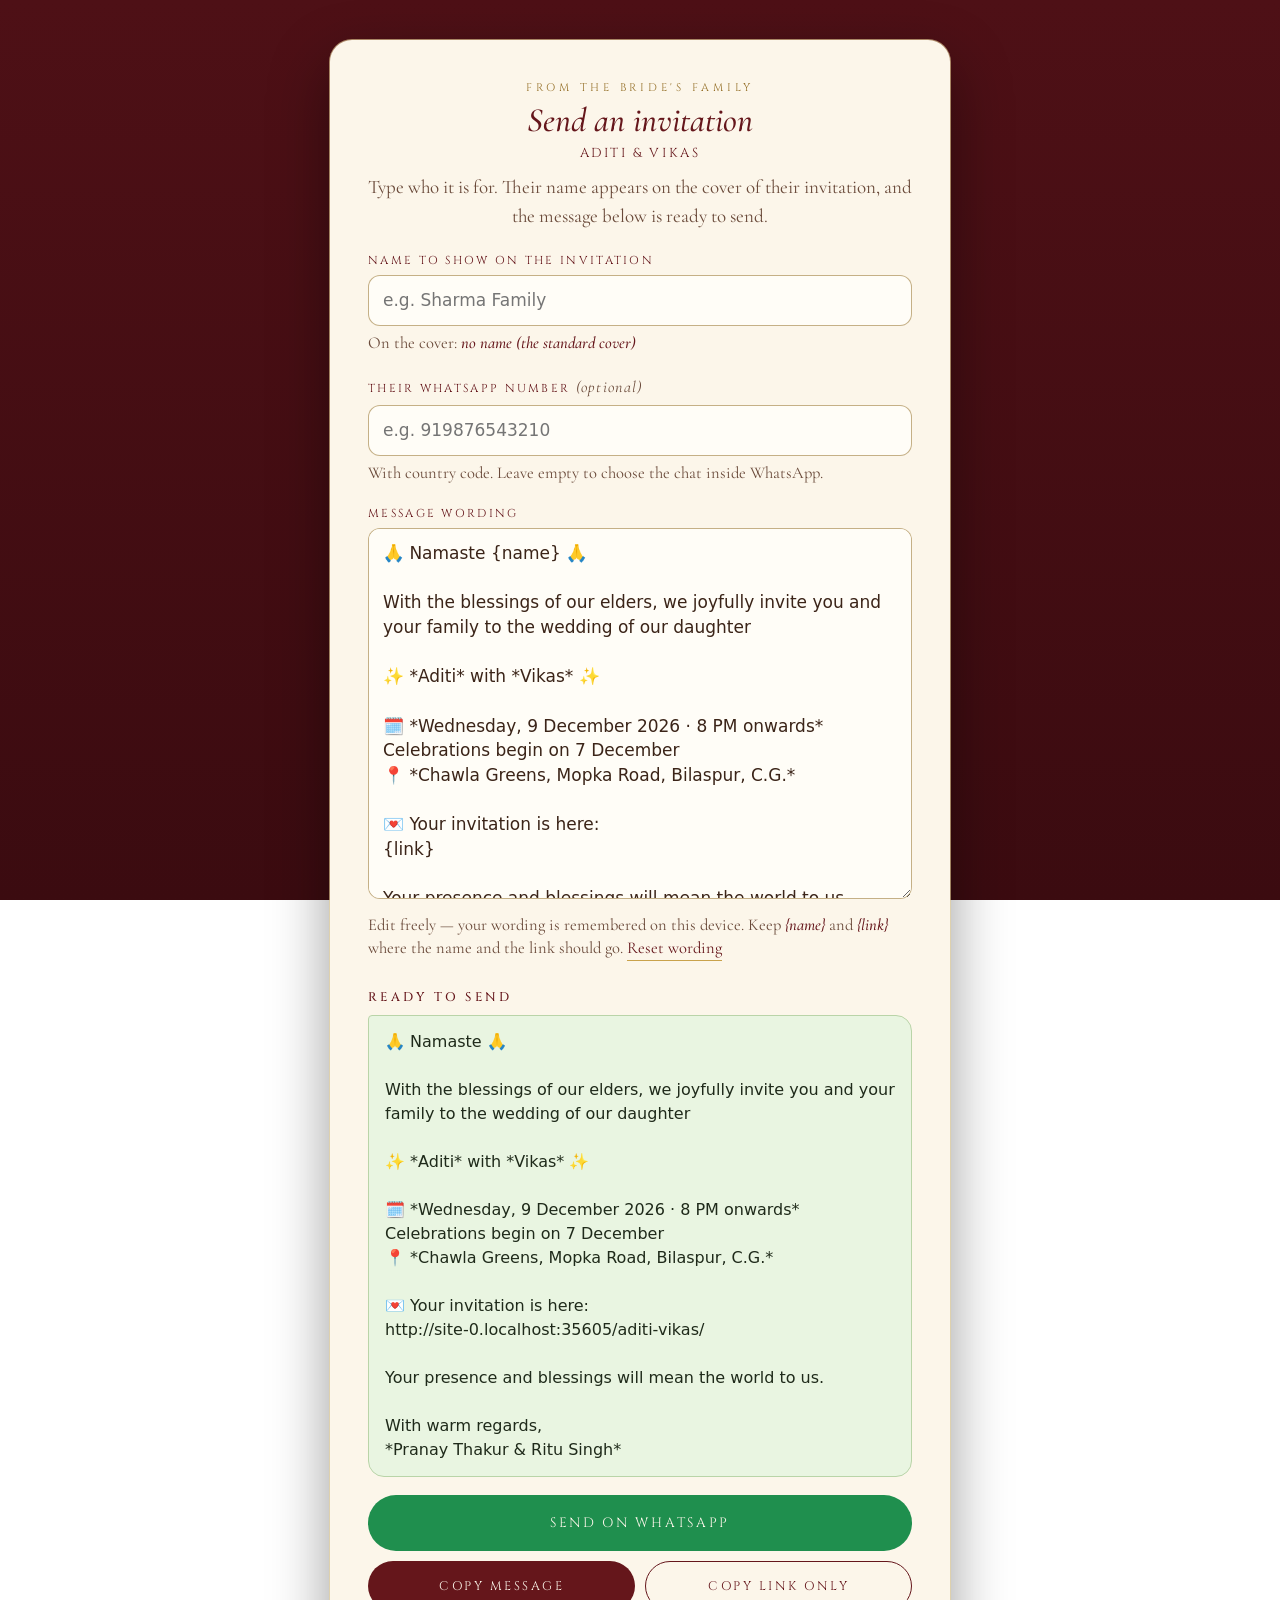
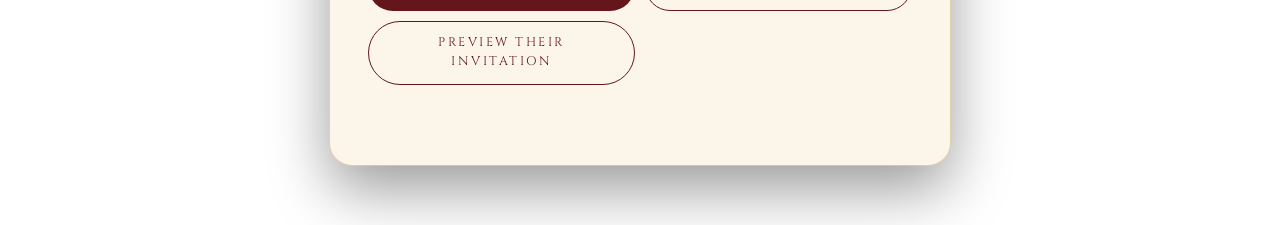
<file: vikas-aditi/send.html>
<!DOCTYPE html>
<html lang="en">
<head>
  <meta charset="UTF-8" />
  <meta name="viewport" content="width=device-width, initial-scale=1" />
  <!-- The helper page moved to ../aditi-vikas/send.html . This page only forwards the old address. -->
  <title>Send invitations — Wedding Invitation</title>
  <meta name="robots" content="noindex, nofollow" />
  <script>location.replace('../aditi-vikas/send.html' + location.search + location.hash);</script>
  <noscript><meta http-equiv="refresh" content="0; url=../aditi-vikas/send.html" /></noscript>
  <style>body{margin:0;min-height:100vh;display:grid;place-items:center;background:#4e1016;color:#ead49a;font:20px/1.5 Georgia,serif;text-align:center}a{color:#f7e9bc}</style>
</head>
<body>
  <p><a href="../aditi-vikas/send.html">Open the send page</a></p>
</body>
</html>
</file>
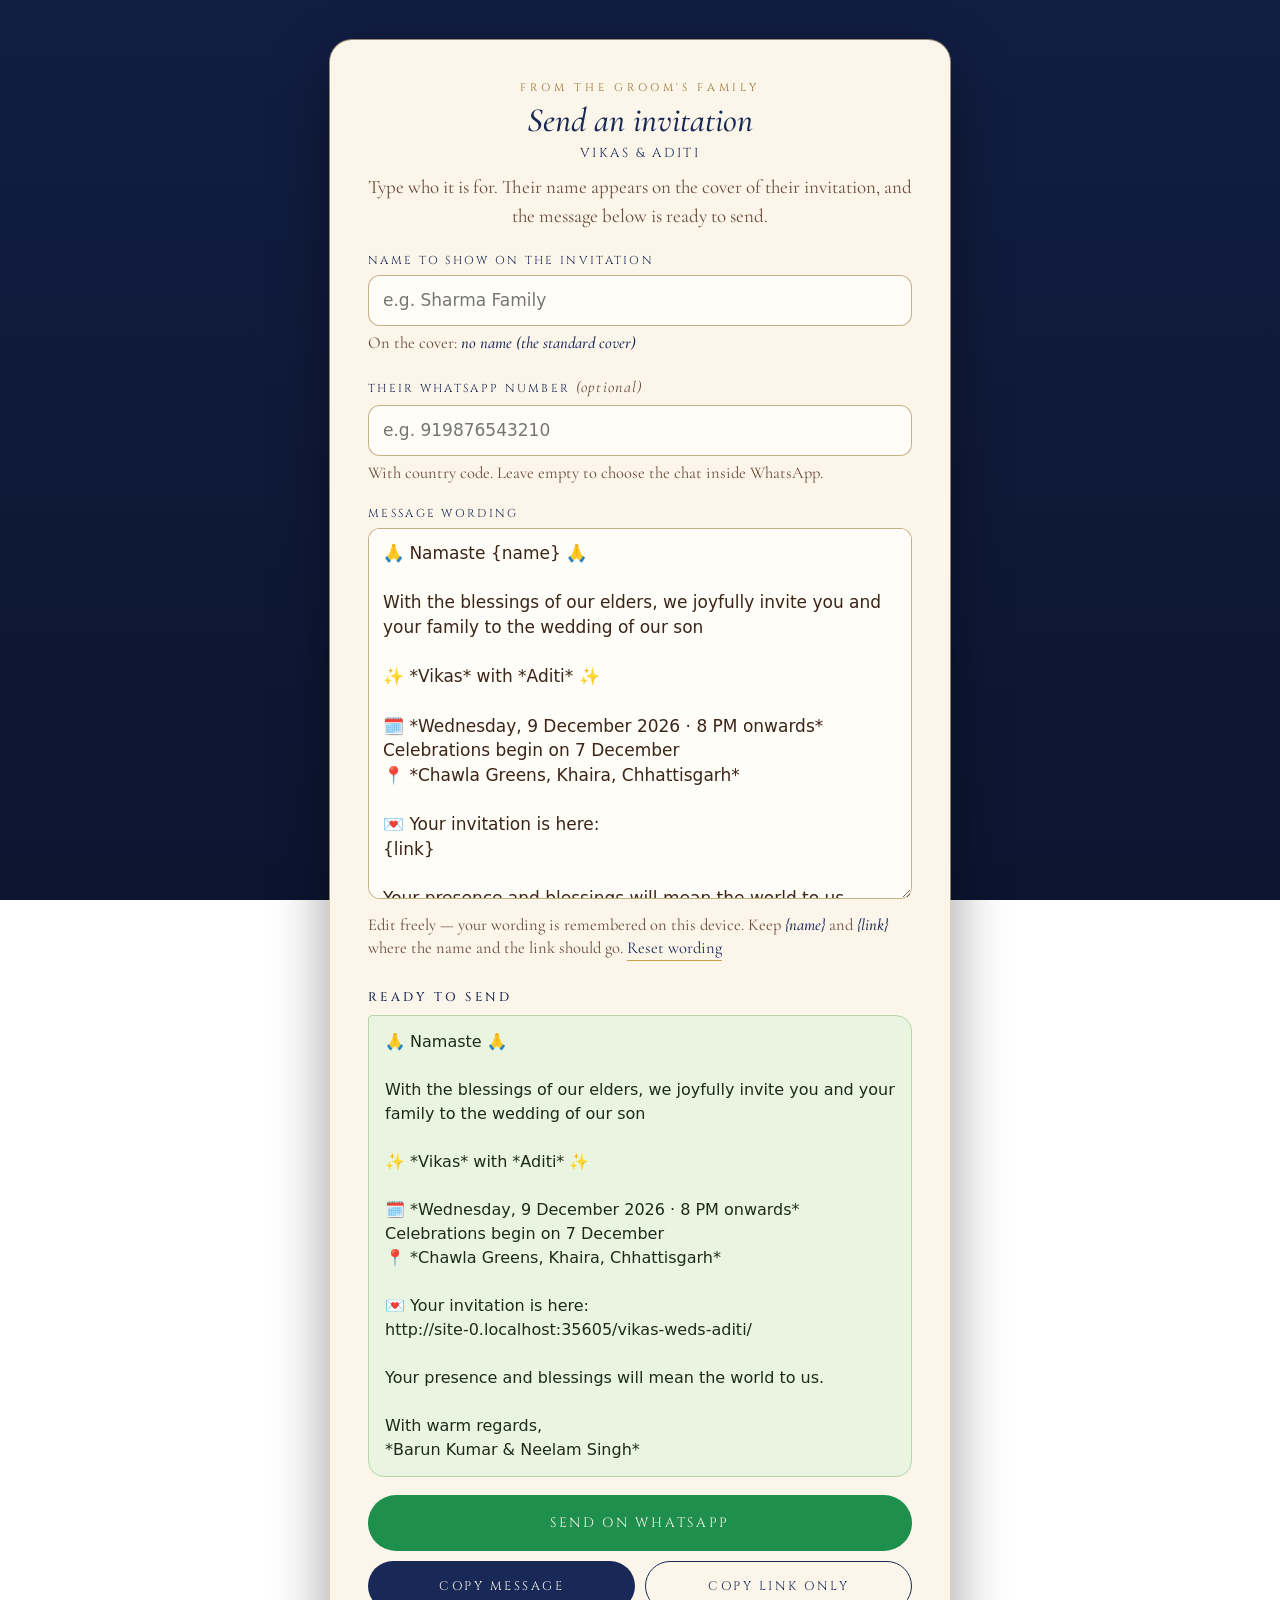
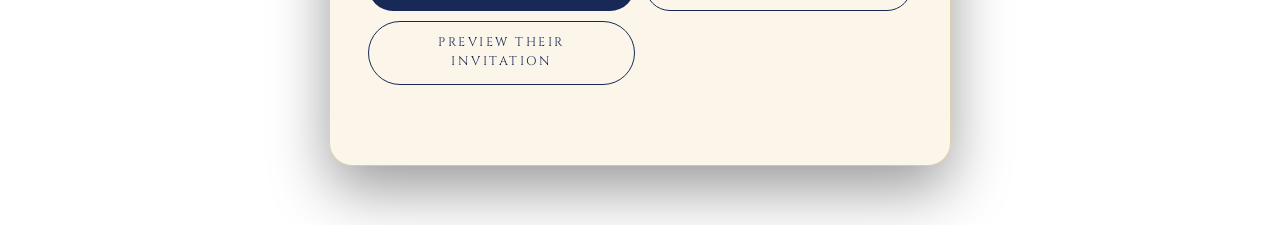
<file: vikas-weds-aditi/send.html>
<!DOCTYPE html>
<html lang="en">
<head>
  <meta charset="UTF-8" />
  <meta name="viewport" content="width=device-width, initial-scale=1" />
  <title>Send invitations — Wedding Invitation</title>
  <!-- Helper page for the family only: makes a personal link + WhatsApp message for each guest. -->
  <meta name="robots" content="noindex, nofollow" />
  <meta name="theme-color" content="#111E42" />
  <link rel="preconnect" href="https://fonts.googleapis.com" />
  <link rel="preconnect" href="https://fonts.gstatic.com" crossorigin />
  <link href="https://fonts.googleapis.com/css2?family=Cinzel:wght@400;500;600&family=Cormorant+Garamond:ital,wght@0,400;0,500;0,600;1,400;1,500&display=swap" rel="stylesheet" />
  <link rel="stylesheet" href="../aditi-vikas/css/send.css" />
  <!-- navy, so this page is not mistaken for the bride's-side send page -->
  <style>:root { --maroon-900: #0c1530; --maroon-800: #111e42; --maroon-700: #182958; }</style>
</head>
<body>
  <main class="card">
    <p class="eyebrow" id="side">For the family</p>
    <h1>Send an invitation</h1>
    <p class="whose" id="whose"></p>
    <p class="intro">Type who it is for. Their name appears on the cover of their invitation, and the message below is ready to send.</p>

    <label for="name">Name to show on the invitation</label>
    <input id="name" type="text" maxlength="60" placeholder="e.g. Sharma Family" autocomplete="off" />
    <p class="hint">On the cover: <em id="coverPreview"></em></p>

    <label for="phone">Their WhatsApp number <span>(optional)</span></label>
    <input id="phone" type="tel" inputmode="tel" placeholder="e.g. 919876543210" autocomplete="off" />
    <p class="hint">With country code. Leave empty to choose the chat inside WhatsApp.</p>

    <label for="msg">Message wording</label>
    <textarea id="msg" rows="14" spellcheck="true"></textarea>
    <p class="hint">Edit freely &mdash; your wording is remembered on this device. Keep <em>{name}</em> and <em>{link}</em> where the name and the link should go. <button type="button" class="linkbtn" id="reset">Reset wording</button></p>

    <h2>Ready to send</h2>
    <div class="out" id="out"></div>

    <div class="actions">
      <a class="btn btn--wa" id="wa" target="_blank" rel="noopener">Send on WhatsApp</a>
      <button class="btn" id="copyMsg" type="button">Copy message</button>
      <button class="btn btn--line" id="copyLink" type="button">Copy link only</button>
      <a class="btn btn--line" id="open" target="_blank" rel="noopener">Preview their invitation</a>
    </div>
    <p class="status" id="status" role="status" aria-live="polite"></p>
  </main>

  <script src="js/config.js"></script>
  <script src="../aditi-vikas/js/send.js"></script>
</body>
</html>
</file>
<file: aditi-vikas/css/style.css>
/* =====================================================================
   Aditi & Vikas — Wedding Invitation
   Mobile-first. Palette drawn from the pre-wedding photos:
   laterite maroon · ivory silk · temple gold · marigold.
   ===================================================================== */

:root {
  /* dark tones as "r, g, b" so they can be used with any opacity: rgba(var(--d900), .8).
     A second card recolours itself by overriding just these (see vikas-weds-aditi/css/theme.css). */
  --d975: 24, 4, 7;
  --d950: 42, 7, 11;
  --d940: 47, 8, 12;
  --d925: 52, 9, 14;
  --d900: 59, 11, 16;
  --d850: 74, 14, 20;
  --d840: 70, 14, 20;
  --d800: 78, 16, 22;
  --d750: 90, 19, 24;
  --door: 101, 21, 25;
  --d700: 101, 22, 27;
  --d600: 124, 31, 34;
  --glow: 168, 69, 47;
  --shade: 20, 2, 4;

  --maroon-950: rgb(var(--d950));
  --maroon-900: rgb(var(--d900));
  --maroon-800: rgb(var(--d800));
  --maroon-700: rgb(var(--d700));
  --maroon-600: rgb(var(--d600));
  --terra: rgb(var(--glow));

  --gold: #c9a24b;
  --gold-l: #ead49a;
  --gold-xl: #f7e9bc;
  --gold-d: #96712a;

  --ivory: #fcf6ea;
  --cream: #f5ead4;
  --sand: #efe0c4;

  --marigold: #f2a31b;
  --saffron: #e8730c;
  --leaf: #4d7a3a;

  --ink: #3b2418;
  --ink-soft: #6a4a3a;

  --f-script: 'Pinyon Script', 'Snell Roundhand', 'Apple Chancery', cursive;
  --f-serif: 'Cormorant Garamond', 'Hoefler Text', 'Times New Roman', serif;
  --f-caps: 'Cinzel', 'Cormorant Garamond', serif;
  --f-deva: 'Tiro Devanagari Hindi', 'Noto Serif Devanagari', 'Kohinoor Devanagari', serif;

  --gold-grad: linear-gradient(100deg, #b98f3a 0%, #f3dfa6 26%, #cfa850 50%, #f9edc6 74%, #b98f3a 100%);
  --ease: cubic-bezier(.2, .7, .2, 1);

  /* cusped temple arch, stretched to whatever box uses it */
  --arch-mask: url("data:image/svg+xml,%3Csvg xmlns='http://www.w3.org/2000/svg' viewBox='0 0 100 150' preserveAspectRatio='none'%3E%3Cpath d='M0,150 V46 C0,39 3,34 9,32 C6,24 11,16 20,16 C22,8 31,3 39,7 C42,3 46,0 50,0 C54,0 58,3 61,7 C69,3 78,8 80,16 C89,16 94,24 91,32 C97,34 100,39 100,46 V150 Z'/%3E%3C/svg%3E");
}

*, *::before, *::after { box-sizing: border-box; }
* { margin: 0; padding: 0; }

html {
  -webkit-text-size-adjust: 100%;
  scroll-behavior: smooth;
  background: var(--maroon-900);
}
html.is-locked, html.is-locked body { overflow: hidden; height: 100%; }

body {
  font-family: var(--f-serif);
  font-size: 19px;
  line-height: 1.55;
  color: var(--ink);
  background: var(--ivory);
  -webkit-font-smoothing: antialiased;
  -moz-osx-font-smoothing: grayscale;
  overflow-x: hidden;
  -webkit-tap-highlight-color: transparent;
}

img, video, svg { display: block; max-width: 100%; }
button { font: inherit; color: inherit; background: none; border: 0; cursor: pointer; }
a { color: inherit; text-decoration: none; }
[hidden] { display: none !important; }
.deva { font-family: var(--f-deva); }
.center { text-align: center; }

:focus-visible { outline: 2px solid var(--gold); outline-offset: 3px; border-radius: 6px; }

/* ---------- shared keyframes ---------- */
@keyframes spin { to { transform: rotate(360deg); } }
@keyframes spin-c { to { transform: translate(-50%, -50%) rotate(360deg); } }
@keyframes shimmer { to { background-position: -200% 0; } }
@keyframes floaty { 0%, 100% { transform: translateY(0); } 50% { transform: translateY(-8px); } }
@keyframes pulse-ring {
  0% { transform: scale(1); opacity: .7; }
  100% { transform: scale(1.55); opacity: 0; }
}
@keyframes twinkle {
  0%, 100% { opacity: 0; transform: scale(.3); }
  50% { opacity: 1; transform: scale(1); }
}

.gold-text,
.section--maroon .title,
.closing .title,
.gate__names,
.gate__mono {
  background: var(--gold-grad);
  background-size: 200% 100%;
  -webkit-background-clip: text;
  background-clip: text;
  color: transparent;
  -webkit-text-fill-color: transparent;
  animation: shimmer 7s linear infinite;
}

/* =====================================================================
   COVER — two temple doors that swing open
   ===================================================================== */
.gate {
  position: fixed;
  inset: 0;
  z-index: 100;
  display: grid;
  place-items: center;
  perspective: 1500px;
  overflow: hidden;
  color: var(--cream);
}
.gate__door {
  position: absolute;
  top: 0;
  bottom: 0;
  width: 50.2%;
  background:
    repeating-linear-gradient(45deg, rgba(234, 212, 154, .055) 0 1px, transparent 1px 22px),
    repeating-linear-gradient(-45deg, rgba(234, 212, 154, .055) 0 1px, transparent 1px 22px),
    radial-gradient(circle, rgba(234, 212, 154, .16) 1.2px, transparent 1.8px) 0 0 / 22px 22px,
    linear-gradient(180deg, rgb(var(--door)) 0%, rgb(var(--d850)) 45%, rgb(var(--d940)) 100%);
  transition: transform 1.9s cubic-bezier(.76, 0, .18, 1), filter 1.9s ease;
  will-change: transform;
  -webkit-backface-visibility: hidden;
  backface-visibility: hidden;
}
.gate__door::before,
.gate__door::after {
  content: "";
  position: absolute;
  pointer-events: none;
}
.gate__door::before { inset: 12px; border: 1px solid rgba(234, 212, 154, .75); }
.gate__door::after { inset: 18px; border: 1px solid rgba(234, 212, 154, .3); }
.gate__door--l { left: 0; transform-origin: left center; box-shadow: inset -1px 0 0 rgba(234, 212, 154, .28); }
.gate__door--r { right: 0; transform-origin: right center; box-shadow: inset 1px 0 0 rgba(234, 212, 154, .28); }
.gate__door--l::before { right: 0; border-right: 0; }
.gate__door--l::after { right: 0; border-right: 0; }
.gate__door--r::before { left: 0; border-left: 0; }
.gate__door--r::after { left: 0; border-left: 0; }

.gate__inner {
  position: relative;
  z-index: 2;
  width: 100%;
  max-width: 460px;
  padding: 40px 34px;
  text-align: center;
  display: flex;
  flex-direction: column;
  align-items: center;
  transition: opacity .7s ease, transform .9s var(--ease);
}
.gate__sealwrap { position: relative; display: grid; place-items: center; }
.gate__mandala {
  position: absolute;
  left: 50%;
  top: 50%;
  width: min(165vw, 780px);
  max-width: none;
  opacity: .3;
  transform: translate(-50%, -50%);
  animation: spin-c 120s linear infinite;
  pointer-events: none;
  z-index: -1;
}
.gate__shubh {
  font-size: 22px;
  letter-spacing: .06em;
  color: var(--gold-l);
  margin-bottom: 26px;
  opacity: 0;
  animation: gate-in 1s .2s var(--ease) forwards;
}
.gate__seal {
  position: relative;
  width: 148px;
  height: 148px;
  border-radius: 50%;
  display: grid;
  place-items: center;
  background: radial-gradient(circle at 50% 35%, rgb(var(--d600)) 0%, rgb(var(--d850)) 70%);
  box-shadow:
    0 0 0 1px rgba(234, 212, 154, .9),
    0 0 0 7px rgba(var(--d850), .9),
    0 0 0 8px rgba(234, 212, 154, .55),
    0 18px 50px rgba(0, 0, 0, .55),
    0 0 70px rgba(233, 180, 80, .22);
  opacity: 0;
  animation: gate-seal 1.2s .35s var(--ease) forwards, floaty 5s 1.6s ease-in-out infinite;
}
.gate__ring {
  position: absolute;
  inset: -20px;
  border-radius: 50%;
  border: 1px dashed rgba(234, 212, 154, .55);
  animation: spin 40s linear infinite;
}
.gate__mono {
  font-family: var(--f-script);
  font-size: 60px;
  line-height: 1;
  padding: 12px 10px 2px;
  white-space: nowrap;
}
.gate__mono .amp-i { font-size: .4em; margin: 0 .22em 0 .3em; vertical-align: .32em; }
.amp-i { font-family: var(--f-serif); font-style: italic; font-size: .62em; font-weight: 400; }
.nw { white-space: nowrap; }
.gate__eyebrow {
  margin-top: 40px;
  font-family: var(--f-caps);
  font-size: 11.5px;
  letter-spacing: .42em;
  text-transform: uppercase;
  color: var(--gold-l);
  opacity: 0;
  animation: gate-in 1s .7s var(--ease) forwards;
}
.gate__names {
  font-family: var(--f-script);
  font-size: clamp(46px, 13.5vw, 64px);
  line-height: 1.15;
  padding: 6px 14px 0;
  white-space: nowrap;
  opacity: 0;
  animation: gate-in 1.1s .9s var(--ease) forwards, shimmer 7s linear infinite;
}
/* personal greeting above the button (…/?to=Family%20Name) */
.gate__guest {
  position: relative;
  margin-top: 20px;
  padding-top: 16px;
  max-width: 100%;
  display: flex;
  flex-direction: column;
  align-items: center;
  gap: 6px;
  opacity: 0;
  animation: gate-in 1s 1.05s var(--ease) forwards;
}
.gate__guest::before {
  content: "";
  position: absolute;
  top: 0;
  left: 50%;
  width: 64px;
  height: 1px;
  margin-left: -32px;
  background: linear-gradient(90deg, transparent, var(--gold-l), transparent);
}
.gate__guest-label {
  font-family: var(--f-caps);
  font-size: 9.5px;
  letter-spacing: .34em;
  text-transform: uppercase;
  color: rgba(234, 212, 154, .85);
}
.gate__guest-name {
  font-family: var(--f-serif), var(--f-deva);
  font-style: italic;
  font-weight: 500;
  font-size: clamp(24px, 7.2vw, 32px);
  line-height: 1.15;
  color: var(--gold-xl);
  max-width: 100%;
  overflow-wrap: anywhere;
  text-shadow: 0 2px 14px rgba(var(--shade), .5);
}
.gate__guest + .gate__btn { margin-top: 22px; }
.gate__btn {
  position: relative;
  margin-top: 30px;
  padding: 15px 34px;
  border-radius: 999px;
  border: 1px solid var(--gold-l);
  font-family: var(--f-caps);
  font-size: 12.5px;
  letter-spacing: .3em;
  text-transform: uppercase;
  color: var(--maroon-900);
  background: var(--gold-grad);
  background-size: 200% 100%;
  box-shadow: 0 10px 30px rgba(0, 0, 0, .4), inset 0 1px 0 rgba(255, 255, 255, .5);
  opacity: 0;
  animation: gate-in 1s 1.15s var(--ease) forwards, shimmer 5s linear infinite;
}
.gate__btn::before,
.gate__btn::after {
  content: "";
  position: absolute;
  inset: 0;
  border-radius: inherit;
  border: 1px solid var(--gold-l);
  animation: pulse-ring 2.4s ease-out infinite;
  pointer-events: none;
}
.gate__btn::after { animation-delay: 1.2s; }
.gate__btn:active { transform: scale(.97); }
.gate__hint {
  margin-top: 22px;
  font-size: 15px;
  font-style: italic;
  letter-spacing: .04em;
  color: rgba(245, 234, 212, .7);
  opacity: 0;
  animation: gate-in 1s 1.5s var(--ease) forwards;
}
@keyframes gate-in { from { opacity: 0; transform: translateY(16px); } to { opacity: 1; transform: none; } }
@keyframes gate-seal { from { opacity: 0; transform: scale(.6) rotate(-25deg); } to { opacity: 1; transform: none; } }

/* opening */
.gate.is-open { pointer-events: none; }
.gate.is-open .gate__inner { opacity: 0; transform: scale(1.18); }
.gate.is-open .gate__door--l { transform: rotateY(104deg); filter: brightness(.55); }
.gate.is-open .gate__door--r { transform: rotateY(-104deg); filter: brightness(.55); }

/* =====================================================================
   FLOATING LAYERS
   ===================================================================== */
.progress {
  position: fixed;
  inset: 0 0 auto 0;
  height: 3px;
  z-index: 60;
  pointer-events: none;
}
.progress span {
  display: block;
  height: 100%;
  width: 100%;
  transform: scaleX(0);
  transform-origin: left;
  background: linear-gradient(90deg, var(--gold-d), var(--gold-xl), var(--marigold));
}
.petals {
  position: fixed;
  inset: 0;
  width: 100%;
  height: 100%;
  z-index: 40;
  pointer-events: none;
}

/* =====================================================================
   HERO
   ===================================================================== */
.hero {
  position: relative;
  min-height: 100vh;
  min-height: 100svh;
  overflow: hidden;
  background: var(--maroon-900);
  color: var(--cream);
  display: flex;
  flex-direction: column;
  justify-content: flex-end;
}
.hero__bgmandala { display: none; }
.hero__frame, .hero__media { position: absolute; inset: 0; }
.hero__frame { will-change: transform; }
.hero__frame .arch__line { display: none; }
.hero__slide {
  position: absolute;
  inset: 0;
  opacity: 0;
  transition: opacity 2s ease;
}
.hero__slide.is-active { opacity: 1; }
.hero__slide img {
  width: 100%;
  height: 100%;
  object-fit: cover;
  object-position: 50% 30%;
  transform: scale(1.02);
}
.hero__slide.is-active img { animation: kenburns 9s ease-out forwards; }
@keyframes kenburns {
  from { transform: scale(1.02) translate3d(0, 0, 0); }
  to { transform: scale(1.14) translate3d(0, -1.5%, 0); }
}
.hero__shade {
  position: absolute;
  inset: 0;
  background:
    linear-gradient(to bottom, rgba(var(--d950), .5) 0%, rgba(var(--d950), 0) 20%),
    linear-gradient(to top, rgba(var(--d950), .97) 0%, rgba(var(--d925), .9) 20%, rgba(var(--d840), .55) 40%, rgba(var(--d800), 0) 62%);
}
.hero__content {
  position: relative;
  z-index: 3;
  text-align: center;
  padding: 0 22px calc(92px + env(safe-area-inset-bottom));
}
.hero__eyebrow {
  font-family: var(--f-caps);
  font-size: 11px;
  letter-spacing: .4em;
  text-transform: uppercase;
  color: var(--gold-l);
  display: flex;
  align-items: center;
  justify-content: center;
  gap: 12px;
}
.hero__eyebrow::before,
.hero__eyebrow::after {
  content: "";
  width: 26px;
  height: 1px;
  background: linear-gradient(90deg, transparent, var(--gold-l));
}
.hero__eyebrow::after { transform: scaleX(-1); }

.hero__names {
  margin: 10px 0 4px;
  font-family: var(--f-script);
  font-weight: 400;
  font-size: clamp(74px, 22vw, 118px);
  line-height: .86;
  filter: drop-shadow(0 3px 14px rgba(var(--shade), .6));
}
.hero__names .n {
  display: block;
  padding: .18em .3em .12em;
  margin: -.1em 0;
  background: linear-gradient(100deg, #e9cf8f 0%, #fff6dc 30%, #e2c078 52%, #fffaf0 76%, #e9cf8f 100%);
  background-size: 200% 100%;
  -webkit-background-clip: text;
  background-clip: text;
  color: transparent;
  -webkit-text-fill-color: transparent;
  animation: shimmer 8s linear infinite;
}
.hero__names .amp {
  display: block;
  font-family: var(--f-serif);
  font-style: italic;
  font-size: .3em;
  line-height: 1;
  color: var(--gold-l);
  margin: .12em 0 .02em;
}
.hero__date {
  margin-top: 6px;
  font-family: var(--f-caps);
  font-size: 13.5px;
  letter-spacing: .28em;
  text-transform: uppercase;
  color: var(--cream);
}
.hero__city {
  margin-top: 6px;
  font-style: italic;
  font-size: 18px;
  color: rgba(245, 234, 212, .85);
}
.hero__city:empty { display: none; }

/* entrance (runs once the doors open) */
.js .hero__eyebrow,
.js .hero__date,
.js .hero__city,
.js .hero .divider,
.js .scroll-cue { opacity: 0; transform: translateY(18px); transition: opacity 1s var(--ease), transform 1s var(--ease); }
.js .hero__names .n { clip-path: inset(-10% 100% -10% 0); transition: clip-path 1.5s cubic-bezier(.6, .1, .2, 1); }
.js .hero__names .amp { opacity: 0; transform: scale(.4); transition: opacity .8s ease, transform .8s var(--ease); }

.is-open .hero__eyebrow { opacity: 1; transform: none; transition-delay: .9s; }
.is-open .hero__names .n { clip-path: inset(-10% -5% -10% 0); }
.is-open .hero__names .n:nth-of-type(1) { transition-delay: 1.1s; }
.is-open .hero__names .amp { opacity: 1; transform: none; transition-delay: 2s; }
.is-open .hero__names .n:nth-of-type(2) { transition-delay: 2.2s; }
.is-open .hero .divider { opacity: 1; transform: none; transition-delay: 3s; }
.is-open .hero__date { opacity: 1; transform: none; transition-delay: 3.2s; }
.is-open .hero__city { opacity: 1; transform: none; transition-delay: 3.4s; }
.is-open .scroll-cue { opacity: 1; transform: translateX(-50%); transition-delay: 3.8s; }

.scroll-cue {
  position: absolute;
  z-index: 3;
  left: 50%;
  bottom: calc(18px + env(safe-area-inset-bottom));
  transform: translateX(-50%) translateY(18px);
  display: flex;
  flex-direction: column;
  align-items: center;
  gap: 7px;
  color: var(--gold-l);
}
.scroll-cue__mouse {
  width: 20px;
  height: 32px;
  border: 1px solid var(--gold-l);
  border-radius: 12px;
  position: relative;
}
.scroll-cue__mouse::after {
  content: "";
  position: absolute;
  left: 50%;
  top: 6px;
  width: 3px;
  height: 6px;
  margin-left: -1.5px;
  border-radius: 2px;
  background: var(--gold-l);
  animation: wheel 1.8s ease-in-out infinite;
}
@keyframes wheel { 0% { transform: translateY(0); opacity: 1; } 80%, 100% { transform: translateY(11px); opacity: 0; } }
.scroll-cue__txt { font-family: var(--f-caps); font-size: 9.5px; letter-spacing: .4em; text-transform: uppercase; }

/* ---------- toran: marigold garland hanging from the top ---------- */
.toran {
  position: absolute;
  z-index: 3;
  top: 0;
  left: 0;
  right: 0;
  display: flex;
  justify-content: space-between;
  align-items: flex-start;
  padding: 0 4px;
  pointer-events: none;
}
.toran::before {
  /* the rope along the top edge */
  content: "";
  position: absolute;
  left: 0;
  right: 0;
  top: 0;
  height: 11px;
  background:
    radial-gradient(circle at 50% 35%, #ffe08a 0 2px, #f6ad22 2.5px 5px, #dd7a0b 5.5px 7px, transparent 7.5px) 0 -4px / 15px 15px repeat-x;
}
.strand {
  position: relative;
  display: flex;
  flex-direction: column;
  align-items: center;
  gap: 1px;
  padding-top: 9px;
  transform-origin: 50% 0;
  animation: sway var(--dur, 5s) ease-in-out var(--delay, 0s) infinite alternate;
}
.strand::before {
  content: "";
  position: absolute;
  top: 0;
  bottom: 8px;
  left: 50%;
  width: 1px;
  background: rgba(120, 70, 20, .7);
}
@keyframes sway { from { transform: rotate(-2.6deg); } to { transform: rotate(2.6deg); } }
.mg {
  position: relative;
  width: var(--s, 15px);
  height: var(--s, 15px);
  border-radius: 50%;
  flex: none;
  background: radial-gradient(circle at 50% 42%, #ffe89c 0 12%, #fbbb2c 13% 36%, #f1941a 37% 62%, #d96b0a 63% 100%);
  box-shadow: inset 0 -2px 3px rgba(120, 40, 0, .4), 0 2px 4px rgba(var(--shade), .3);
}
.mg::after {
  content: "";
  position: absolute;
  inset: 0;
  border-radius: 50%;
  background: repeating-conic-gradient(from 0deg, rgba(255, 244, 200, .32) 0 9deg, transparent 9deg 24deg);
}
.mg--y { background: radial-gradient(circle at 50% 42%, #fff6c6 0 12%, #ffd84a 13% 36%, #f7b620 37% 62%, #e2930c 63% 100%); }
.mg--w {
  --s: 9px;
  background: radial-gradient(circle at 50% 40%, #ffffff 0 30%, #f3e9cf 60%, #d9c79c 100%);
  box-shadow: none;
}
.mg--w::after { display: none; }
.leaf {
  position: relative;
  width: 11px;
  height: 20px;
  margin-top: 1px;
  border-radius: 0 100% 0 100% / 0 60% 0 60%;
  background: linear-gradient(140deg, #7fae52 0%, #4d7a3a 55%, #32562a 100%);
  transform: rotate(8deg);
  border-radius: 60% 60% 60% 60% / 30% 30% 90% 90%;
}
.leaf::after {
  content: "";
  position: absolute;
  left: 50%;
  top: 2px;
  bottom: 3px;
  width: 1px;
  background: rgba(220, 240, 190, .5);
}
/* strands drop in when the doors open */
.js .toran { transform: translateY(-105%); transition: transform 1.6s cubic-bezier(.3, 1.3, .5, 1) .5s; }
.is-open .toran { transform: none; }

/* =====================================================================
   SECTIONS
   ===================================================================== */
.section {
  position: relative;
  padding: 92px 22px 104px;
  overflow: hidden;
  isolation: isolate;
}
.section--ivory {
  --bg: var(--ivory);
  background:
    radial-gradient(90% 50% at 50% 0%, rgba(201, 162, 75, .12), transparent 70%),
    var(--ivory);
}
.section--sand {
  --bg: var(--sand);
  background: var(--sand);
}
.section--maroon {
  --bg: var(--maroon-800);
  color: var(--cream);
  background:
    radial-gradient(ellipse 78% 46% at 50% 40%, rgba(var(--glow), .46), transparent 72%),
    linear-gradient(180deg, var(--maroon-800) 0%, var(--maroon-900) 60%, var(--maroon-800) 100%);
}

/* scalloped trim between sections (like the roof trim in the photos) */
.section::after,
.hero::after,
.quote::after,
.quote::before {
  content: "";
  position: absolute;
  z-index: 4;
  left: 0;
  right: 0;
  bottom: -1px;
  height: 16px;
  background: radial-gradient(circle at 50% 100%, var(--next, transparent) 0 14px, transparent 14.6px) 50% 0 / 30px 16px repeat-x;
  pointer-events: none;
}
.quote::before {
  bottom: auto;
  top: -1px;
  background: radial-gradient(circle at 50% 0, var(--prev, transparent) 0 14px, transparent 14.6px) 50% 0 / 30px 16px repeat-x;
}
.hero { --next: var(--ivory); }
#invite { --next: var(--maroon-800); }
#date { --next: var(--ivory); }
#events { --next: transparent; }
#events.has-venue { --next: var(--sand); }
#venue { --next: transparent; }
.quote { --prev: var(--ivory); --next: var(--ivory); }
.quote.after-venue { --prev: var(--sand); }
#moments { --next: var(--maroon-800); }
#film { --next: transparent; }

.wrap { position: relative; z-index: 2; max-width: 1080px; margin: 0 auto; }
.wrap--narrow { max-width: 620px; }

.head { margin-bottom: 26px; }
.eyebrow {
  font-family: var(--f-caps);
  font-size: 11px;
  letter-spacing: .36em;
  text-transform: uppercase;
  color: var(--gold-d);
}
.section--maroon .eyebrow,
.closing .eyebrow { color: var(--gold-l); }
.title {
  font-family: var(--f-script);
  font-weight: 400;
  font-size: clamp(50px, 14.5vw, 84px);
  line-height: 1.12;
  color: var(--maroon-700);
  padding: .1em .2em 0;
  margin: 2px -0.2em 0;
}
.title--sm { font-size: clamp(40px, 11.4vw, 76px); }
.divider {
  width: 190px;
  height: 20px;
  margin: 10px auto 0;
  fill: none;
  stroke: var(--gold);
  stroke-width: 1.2;
  stroke-linecap: round;
  stroke-linejoin: round;
}
.divider--light { stroke: var(--gold-l); width: 170px; margin-top: 6px; }
.section--maroon .divider,
.closing .divider { stroke: var(--gold-l); }
.js .divider path { stroke-dasharray: 1; stroke-dashoffset: 1; transition: stroke-dashoffset 1.6s ease .35s; }
.js .is-in .divider path,
.js .is-open .hero .divider path { stroke-dashoffset: 0; }
.js .is-open .hero .divider path { transition-delay: 3s; }

.lead {
  font-size: 21px;
  line-height: 1.6;
  color: var(--ink-soft);
  max-width: 30em;
  margin: 0 auto;
}
.lead--sm { font-size: 19px; font-style: italic; }
.section--maroon .lead,
.closing .lead { color: rgba(245, 234, 212, .9); }

/* scroll reveal */
.js [data-reveal] {
  opacity: 0;
  transform: translateY(30px);
  transition: opacity 1s var(--ease), transform 1s var(--ease);
  transition-delay: var(--d, 0s);
}
.js [data-reveal="zoom"] { transform: scale(.9); }
.js [data-reveal="left"] { transform: translateX(-34px); }
.js [data-reveal="right"] { transform: translateX(34px); }
.js [data-reveal].is-in { opacity: 1; transform: none; }

/* script headings are "written" in from the left */
.js [data-reveal] .title { clip-path: inset(-20% 100% -25% -5%); transition: clip-path 1.5s cubic-bezier(.6, .1, .2, 1) .15s; }
.js [data-reveal].is-in .title { clip-path: inset(-20% -5% -25% -5%); }

/* anything animated rests while its section is off screen */
.js .live:not(.is-live) *,
.js .live:not(.is-live) *::before,
.js .live:not(.is-live) *::after { animation-play-state: paused !important; }

/* decorative mandalas */
.watermark {
  position: absolute;
  z-index: 0;
  width: 380px;
  max-width: none;
  opacity: .11;
  pointer-events: none;
  animation: spin 160s linear infinite;
}
.watermark--tr { top: -150px; right: -170px; }
.watermark--bl { bottom: -160px; left: -180px; animation-direction: reverse; }
.watermark--tl { top: -150px; left: -180px; }
.bigmandala {
  position: absolute;
  z-index: 0;
  left: 50%;
  top: 50%;
  width: min(150vw, 760px);
  max-width: none;
  opacity: .13;
  transform: translate(-50%, -50%);
  animation: spin-c 140s linear infinite;
  pointer-events: none;
}
.sparkles { position: absolute; inset: 0; z-index: 1; pointer-events: none; }
.sparkles i {
  position: absolute;
  width: 10px;
  height: 10px;
  background: radial-gradient(circle, #fff7d6 0%, var(--gold-xl) 45%, var(--gold) 100%);
  -webkit-clip-path: polygon(50% 0, 61% 39%, 100% 50%, 61% 61%, 50% 100%, 39% 61%, 0 50%, 39% 39%);
  clip-path: polygon(50% 0, 61% 39%, 100% 50%, 61% 61%, 50% 100%, 39% 61%, 0 50%, 39% 39%);
  opacity: 0;
  animation: twinkle var(--dur, 3.5s) ease-in-out var(--delay, 0s) infinite;
}

/* =====================================================================
   INVITATION
   ===================================================================== */
.invocation {
  font-size: 24px;
  color: var(--maroon-700);
  letter-spacing: .04em;
  margin-bottom: 30px;
}
.invocation:empty { display: none; }

.arch { position: relative; aspect-ratio: 2 / 3; margin-inline: auto; }
.arch--lg { width: min(74vw, 330px); margin-bottom: 44px; }
.arch__img {
  position: absolute;
  inset: 0;
  overflow: hidden;
  -webkit-mask: var(--arch-mask) center / 100% 100% no-repeat;
  mask: var(--arch-mask) center / 100% 100% no-repeat;
  background: var(--sand);
}
.arch__img img { width: 100%; height: 100%; object-fit: cover; }
.arch__line {
  position: absolute;
  inset: -9px;
  width: calc(100% + 18px);
  height: calc(100% + 18px);
  max-width: none;
  overflow: visible;
  fill: none;
  stroke: var(--gold);
  stroke-width: 1.4;
  pointer-events: none;
}
.arch__line--2 { inset: -16px; width: calc(100% + 32px); height: calc(100% + 32px); stroke-width: .8; opacity: .55; }
.arch--lg { animation: floaty 7s ease-in-out infinite; }

.couple {
  position: relative;
  display: grid;
  grid-template-columns: 1fr 1fr;
  gap: 34px;
  margin: 46px auto 44px;
  max-width: 520px;
  padding: 0 8px;
}
.couple__amp {
  position: absolute;
  left: 50%;
  top: 36%;
  z-index: 3;
  width: 46px;
  height: 46px;
  margin-left: -23px;
  border-radius: 50%;
  display: grid;
  place-items: center;
  font-family: var(--f-serif);
  font-style: italic;
  font-size: 26px;
  color: var(--maroon-700);
  background: var(--ivory);
  box-shadow: 0 0 0 1px var(--gold), 0 0 0 5px var(--ivory), 0 0 0 6px rgba(201, 162, 75, .5);
}
.person .arch { width: 100%; }
.person__name {
  margin-top: 20px;
  font-family: var(--f-script);
  font-size: clamp(44px, 12.5vw, 60px);
  line-height: 1;
  color: var(--maroon-700);
}
.person__role {
  margin-top: 8px;
  font-family: var(--f-caps);
  font-size: 10.5px;
  letter-spacing: .32em;
  text-transform: uppercase;
  color: var(--gold-d);
}
.person__parents { margin-top: 8px; font-style: italic; font-size: 17px; line-height: 1.4; color: var(--ink-soft); }
.person__parents:empty { display: none; }

/* =====================================================================
   SAVE THE DATE
   ===================================================================== */
.bigdate {
  font-family: var(--f-caps);
  font-size: clamp(17px, 5vw, 24px);
  letter-spacing: .2em;
  text-transform: uppercase;
  color: var(--cream);
  margin-bottom: 30px;
}
.bigdate span { display: block; }
.bigdate__day { font-size: .62em; letter-spacing: .4em; color: var(--gold-l); }
.bigdate__main { margin: 8px 0 6px; font-size: clamp(21px, 6.3vw, 34px); letter-spacing: .12em; white-space: nowrap; }
.bigdate__when {
  font-family: var(--f-serif);
  font-style: italic;
  font-size: 21px;
  letter-spacing: .02em;
  text-transform: none;
  color: rgba(245, 234, 212, .85);
}
.countdown {
  display: grid;
  grid-template-columns: repeat(4, 1fr);
  gap: 10px;
  max-width: 440px;
  margin: 0 auto;
}
.cd {
  position: relative;
  padding: 26px 4px 14px;
  border-radius: 999px 999px 14px 14px;
  border: 1px solid rgba(234, 212, 154, .6);
  background: linear-gradient(180deg, rgba(234, 212, 154, .14), rgba(234, 212, 154, .03));
  box-shadow: inset 0 0 0 4px rgba(var(--d950), .35), inset 0 0 0 5px rgba(234, 212, 154, .2);
}
.cd__num {
  display: block;
  font-family: var(--f-serif);
  font-weight: 500;
  font-size: clamp(30px, 9vw, 44px);
  line-height: 1;
  color: var(--gold-xl);
  font-variant-numeric: tabular-nums lining-nums;
}
.cd__num.tick { animation: tick .5s var(--ease); }
@keyframes tick { 0% { transform: translateY(-40%); opacity: 0; } 100% { transform: none; opacity: 1; } }
.cd__lbl {
  display: block;
  margin-top: 8px;
  font-family: var(--f-caps);
  font-size: 8.5px;
  letter-spacing: .22em;
  text-transform: uppercase;
  color: var(--gold-l);
}
.cd-note { margin-top: 24px; font-style: italic; font-size: 19px; color: rgba(245, 234, 212, .85); }
.cd-note:empty { display: none; }
#calBtn { margin-top: 28px; }

/* buttons */
.btn {
  display: inline-flex;
  align-items: center;
  justify-content: center;
  gap: 10px;
  padding: 14px 26px;
  border-radius: 999px;
  font-family: var(--f-caps);
  font-size: 11.5px;
  letter-spacing: .22em;
  text-transform: uppercase;
  transition: transform .25s var(--ease), box-shadow .25s ease, background-position .6s ease;
}
.btn svg { width: 18px; height: 18px; fill: none; stroke: currentColor; stroke-width: 1.5; stroke-linecap: round; stroke-linejoin: round; flex: none; }
.btn:active { transform: scale(.97); }
.btn--gold {
  color: var(--maroon-900);
  background: var(--gold-grad);
  background-size: 200% 100%;
  box-shadow: 0 10px 26px rgba(0, 0, 0, .3), inset 0 1px 0 rgba(255, 255, 255, .5);
}
.btn--gold:hover { background-position: 100% 0; }
.btn--maroon { color: var(--cream); background: var(--maroon-700); box-shadow: 0 10px 24px rgba(var(--d800), .3); }
.btn--line { color: var(--gold-xl); border: 1px solid rgba(234, 212, 154, .7); }

/* =====================================================================
   EVENTS — timeline
   ===================================================================== */
.timeline {
  position: relative;
  list-style: none;
  max-width: 560px;
  margin: 40px auto 0;
  padding: 6px 0;
}
.timeline::before,
.timeline__fill {
  content: "";
  position: absolute;
  left: 29px;
  top: 0;
  bottom: 0;
  width: 1px;
  background: rgba(201, 162, 75, .32);
}
.timeline__fill {
  width: 3px;
  margin-left: -1px;
  background: linear-gradient(180deg, var(--gold), var(--marigold));
  transform-origin: top;
  transform: scaleY(0);
  border-radius: 2px;
}
.event { position: relative; padding: 0 0 30px 78px; }
.event:last-child { padding-bottom: 0; }
.event__icon {
  position: absolute;
  left: 0;
  top: 0;
  width: 60px;
  height: 60px;
  border-radius: 50%;
  display: grid;
  place-items: center;
  background: var(--ivory);
  box-shadow: 0 0 0 1px var(--gold), 0 0 0 5px var(--ivory), 0 0 0 6px rgba(201, 162, 75, .4), 0 10px 22px rgba(var(--d700), .14);
  transition: transform .8s var(--ease), background .6s ease;
}
.event__icon svg { width: 32px; height: 32px; fill: none; stroke: var(--maroon-700); stroke-width: 1.5; stroke-linecap: round; stroke-linejoin: round; transition: stroke .6s ease; }
.js .event .event__icon { transform: scale(.3) rotate(-90deg); }
.js .event.is-in .event__icon { transform: none; background: var(--maroon-700); }
.js .event.is-in .event__icon svg { stroke: var(--gold-xl); }
.event__card {
  position: relative;
  padding: 20px 20px 20px;
  border-radius: 4px 22px 22px 22px;
  background: #fffdf7;
  border: 1px solid rgba(201, 162, 75, .45);
  box-shadow: 0 16px 38px rgba(var(--d700), .08);
}
.event__card::before {
  content: "";
  position: absolute;
  inset: 5px;
  border-radius: 2px 17px 17px 17px;
  border: 1px solid rgba(201, 162, 75, .22);
  pointer-events: none;
}
.event__name { font-family: var(--f-script); font-size: 44px; line-height: 1.05; color: var(--maroon-700); }
.event__note { margin-top: 2px; font-style: italic; font-size: 18px; line-height: 1.4; color: var(--ink-soft); }
.event__meta { margin-top: 14px; padding-top: 12px; border-top: 1px dashed rgba(201, 162, 75, .5); display: grid; gap: 7px; }
.event__row { display: flex; gap: 10px; align-items: flex-start; font-size: 17.5px; line-height: 1.35; color: var(--ink); }
.event__row svg { width: 17px; height: 17px; margin-top: 3px; flex: none; fill: none; stroke: var(--gold-d); stroke-width: 1.5; stroke-linecap: round; stroke-linejoin: round; }
.event__row.is-tba { color: var(--ink-soft); font-style: italic; }
.event__map {
  display: inline-flex;
  align-items: center;
  gap: 8px;
  margin-top: 6px;
  font-family: var(--f-caps);
  font-size: 10.5px;
  letter-spacing: .22em;
  text-transform: uppercase;
  color: var(--maroon-700);
  border-bottom: 1px solid var(--gold);
  padding-bottom: 3px;
}

/* =====================================================================
   VENUE
   ===================================================================== */
.venue__name { font-family: var(--f-caps); font-size: 22px; letter-spacing: .12em; color: var(--maroon-700); }
.venue__addr { margin: 10px auto 26px; font-size: 20px; color: var(--ink-soft); max-width: 24em; }

/* =====================================================================
   QUOTE (wide photo with parallax)
   ===================================================================== */
.quote {
  position: relative;
  min-height: 86vh;
  min-height: 86svh;
  overflow: hidden;
  display: grid;
  place-items: start center;
  padding: 84px 26px 80px;
  color: var(--maroon-700);
  isolation: isolate;
  background: #e9cfc4;
}
.quote__bg,
.closing__bg {
  position: absolute;
  inset: -16% 0;
  z-index: -2;
  will-change: transform;
}
.quote__bg picture,
.closing__bg picture { display: block; width: 100%; height: 100%; }
.quote__bg img,
.closing__bg img { width: 100%; height: 100%; object-fit: cover; }
.quote__shade {
  position: absolute;
  inset: 0;
  z-index: -1;
  background: linear-gradient(to bottom, rgba(252, 246, 234, .78) 0%, rgba(252, 246, 234, .4) 26%, rgba(252, 246, 234, 0) 48%);
}
.quote__text {
  position: relative;
  max-width: 16em;
  text-align: center;
  font-style: italic;
  font-weight: 500;
  font-size: clamp(25px, 6.6vw, 40px);
  line-height: 1.3;
}
.quote__mark {
  display: block;
  font-family: var(--f-serif);
  font-style: normal;
  font-size: 84px;
  line-height: .5;
  color: var(--gold);
  margin-bottom: 4px;
}

/* =====================================================================
   GALLERY
   ===================================================================== */
.section--gallery { padding-left: 0; padding-right: 0; }
.section--gallery > .wrap { padding: 0 22px; }
.chapter { margin-top: 54px; }
.chapter:first-child { margin-top: 30px; }
.chapter__head {
  display: flex;
  align-items: center;
  justify-content: center;
  gap: 14px;
  padding: 0 22px;
  margin-bottom: 20px;
  text-align: center;
}
.chapter__no {
  font-family: var(--f-caps);
  font-size: 10px;
  letter-spacing: .3em;
  color: var(--gold-d);
  white-space: nowrap;
}
.chapter__title {
  font-family: var(--f-serif);
  font-style: italic;
  font-weight: 500;
  font-size: 26px;
  line-height: 1.2;
  color: var(--maroon-700);
}
.chapter__head::before,
.chapter__head::after { content: ""; flex: 1; max-width: 70px; height: 1px; background: linear-gradient(90deg, transparent, var(--gold)); }
.chapter__head::after { transform: scaleX(-1); }
.chapter__note {
  margin: -12px 0 20px;
  text-align: center;
  font-family: var(--f-caps);
  font-size: 10px;
  letter-spacing: .32em;
  text-transform: uppercase;
  color: var(--gold-d);
}

.ph {
  position: relative;
  display: block;
  width: 100%;
  overflow: hidden;
  background: var(--sand);
  cursor: zoom-in;
}
.ph img { width: 100%; height: 100%; object-fit: cover; transition: transform 1.2s var(--ease); }
@media (hover: hover) { .ph:hover img { transform: scale(1.06); } }

/* layout 1 — coverflow carousel */
.cflow {
  --w: min(70vw, 330px);
  display: flex;
  gap: 4px;
  overflow-x: auto;
  overflow-y: hidden;
  scroll-snap-type: x mandatory;
  -webkit-overflow-scrolling: touch;
  scrollbar-width: none;
  padding: 16px calc(50% - var(--w) / 2) 30px;
  perspective: 1200px;
}
.cflow::-webkit-scrollbar { display: none; }
.cflow__item {
  flex: 0 0 var(--w);
  aspect-ratio: 2 / 3;
  scroll-snap-align: center;
  border-radius: 22px;
  transform: scale(var(--sc, .86)) rotateY(var(--ry, 0deg));
  opacity: var(--op, .65);
  box-shadow: 0 22px 44px rgba(var(--d900), .26);
  transition: transform .25s ease-out, opacity .25s ease-out;
  will-change: transform;
}
.cflow__item::after {
  content: "";
  position: absolute;
  inset: 8px;
  border-radius: 15px;
  border: 1px solid rgba(247, 233, 188, .7);
  pointer-events: none;
}
.dots { display: flex; justify-content: center; gap: 7px; margin-top: 2px; }
.dots i {
  width: 6px;
  height: 6px;
  border-radius: 50%;
  background: rgba(150, 113, 42, .3);
  transition: width .35s var(--ease), background .35s ease;
}
.dots i.on { width: 22px; border-radius: 4px; background: var(--gold); }
.swipe-hint {
  margin-top: 12px;
  text-align: center;
  font-family: var(--f-caps);
  font-size: 9.5px;
  letter-spacing: .34em;
  text-transform: uppercase;
  color: var(--gold-d);
}
.swipe-hint span { display: inline-block; animation: nudge 1.8s ease-in-out infinite; }
@keyframes nudge { 0%, 100% { transform: translateX(-5px); } 50% { transform: translateX(5px); } }

/* layout 2 — two ribbons drifting in opposite directions */
.ribbon { overflow: hidden; padding: 6px 0; }
.ribbon + .ribbon { margin-top: 4px; }
.ribbon__track { display: flex; gap: 10px; width: max-content; animation: drift 46s linear infinite; }
.ribbon--rev .ribbon__track { animation-direction: reverse; }
.ribbon.is-paused .ribbon__track { animation-play-state: paused; }
@keyframes drift { to { transform: translate3d(calc(-50% - 5px), 0, 0); } }
.ribbon__item { flex: none; width: min(40vw, 230px); aspect-ratio: 2 / 3; border-radius: 16px; }

/* layout 3 — staggered grid */
.pgrid {
  display: grid;
  grid-template-columns: repeat(2, 1fr);
  gap: 12px;
  padding: 0 16px 34px;
  max-width: 1080px;
  margin: 0 auto;
}
.pgrid__item { aspect-ratio: 2 / 3; border-radius: 16px; box-shadow: 0 14px 30px rgba(var(--d900), .16); }
.pgrid__item.is-down { top: 34px; }
/* when a grid opens with two tall photos, their outer corners form an arch */
.pgrid__item:first-child:not(.pgrid__item--wide) { border-top-left-radius: 90px; }
.pgrid__item:first-child:not(.pgrid__item--wide) + .pgrid__item { border-top-right-radius: 90px; }
.pgrid__item--wide { grid-column: 1 / -1; aspect-ratio: 3 / 2; margin-top: 34px; }
.pgrid__item--wide:first-child { margin-top: 0; }

/* =====================================================================
   FILM
   ===================================================================== */
.film {
  position: relative;
  max-width: 860px;
  margin: 34px auto 0;
  aspect-ratio: 16 / 9;
  border-radius: 18px;
  overflow: hidden;
  background: #000;
  box-shadow: 0 0 0 1px rgba(234, 212, 154, .8), 0 0 0 7px rgba(var(--d950), .6), 0 0 0 8px rgba(234, 212, 154, .35), 0 30px 60px rgba(0, 0, 0, .5);
}
.film + .film { margin-top: 44px; }
.film video { position: absolute; inset: 0; width: 100%; height: 100%; object-fit: cover; }
.film__play {
  position: absolute;
  inset: 0;
  z-index: 2;
  display: grid;
  place-items: center;
  background: radial-gradient(circle, rgba(var(--d950), .15), rgba(var(--d950), .5));
  transition: opacity .4s ease;
}
.film__play i {
  position: relative;
  width: 76px;
  height: 76px;
  border-radius: 50%;
  background: var(--gold-grad);
  box-shadow: 0 10px 30px rgba(0, 0, 0, .45);
  display: grid;
  place-items: center;
}
.film__play i::before {
  content: "";
  width: 0;
  height: 0;
  margin-left: 6px;
  border-style: solid;
  border-width: 12px 0 12px 20px;
  border-color: transparent transparent transparent var(--maroon-900);
}
.film__play i::after {
  content: "";
  position: absolute;
  inset: 0;
  border-radius: 50%;
  border: 1px solid var(--gold-l);
  animation: pulse-ring 2s ease-out infinite;
}
.film__label {
  position: absolute;
  left: 0;
  right: 0;
  bottom: 14px;
  font-family: var(--f-caps);
  font-size: 10px;
  letter-spacing: .32em;
  text-transform: uppercase;
  color: var(--cream);
  text-shadow: 0 1px 8px rgba(0, 0, 0, .7);
}
.film.is-playing .film__play { opacity: 0; pointer-events: none; }
/* several films: title of the one showing + thumbnails to switch */
.film__now {
  margin-top: 22px;
  font-style: italic;
  font-size: 23px;
  line-height: 1.25;
  color: var(--gold-l);
}
.film-tabs {
  display: grid;
  grid-template-columns: repeat(auto-fit, minmax(92px, 1fr));
  gap: 12px;
  max-width: 860px;
  margin: 20px auto 0;
}
.film-tab {
  display: flex;
  flex-direction: column;
  align-items: center;
  gap: 7px;
  color: rgba(245, 234, 212, .7);
  transition: color .35s ease, transform .35s var(--ease);
}
.film-tab:active { transform: scale(.97); }
.film-tab__img {
  position: relative;
  display: block;
  width: 100%;
  aspect-ratio: 16 / 9;
  border-radius: 10px;
  overflow: hidden;
  background: #000;
  box-shadow: 0 0 0 1px rgba(234, 212, 154, .35);
  transition: box-shadow .35s ease;
}
.film-tab__img img { width: 100%; height: 100%; object-fit: cover; opacity: .62; transition: opacity .35s ease, transform 1s var(--ease); }
.film-tab__img i {
  position: absolute;
  left: 50%;
  top: 50%;
  width: 26px;
  height: 26px;
  margin: -13px 0 0 -13px;
  border-radius: 50%;
  background: rgba(var(--d950), .6);
  box-shadow: 0 0 0 1px rgba(234, 212, 154, .7);
}
.film-tab__img i::before {
  content: "";
  position: absolute;
  left: 10px;
  top: 8px;
  border-style: solid;
  border-width: 5px 0 5px 8px;
  border-color: transparent transparent transparent var(--gold-xl);
}
.film-tab__t { font-style: italic; font-size: 15.5px; line-height: 1.2; }
.film-tab__d { font-family: var(--f-caps); font-size: 9px; letter-spacing: .22em; }
.film-tab.is-on { color: var(--gold-xl); }
.film-tab.is-on .film-tab__img { box-shadow: 0 0 0 2px var(--gold-l), 0 10px 22px rgba(0, 0, 0, .45); }
.film-tab.is-on .film-tab__img img { opacity: 1; transform: scale(1.05); }
.film-tab.is-on .film-tab__img i { display: none; }

/* =====================================================================
   CLOSING
   ===================================================================== */
.closing {
  position: relative;
  overflow: hidden;
  isolation: isolate;
  padding: 110px 22px calc(130px + env(safe-area-inset-bottom));
  color: var(--cream);
  background: var(--maroon-900);
}
.closing__shade {
  position: absolute;
  inset: 0;
  z-index: -1;
  background: linear-gradient(180deg, rgba(var(--d800), 1) 0%, rgba(var(--d800), 1) 14%, rgba(var(--d900), .82) 34%, rgba(var(--d925), .7) 62%, rgba(var(--d950), .88) 100%);
}
.actions { display: flex; flex-wrap: wrap; gap: 14px; justify-content: center; margin-top: 30px; }
.closing__names {
  margin-top: 48px;
  font-family: var(--f-script);
  font-size: clamp(50px, 14vw, 78px);
  line-height: 1.1;
  color: var(--gold-l);
}
.closing__shubh { margin-top: 10px; font-size: 20px; color: var(--gold-l); letter-spacing: .05em; }

.diyas { display: flex; justify-content: center; align-items: flex-end; gap: 26px; margin-bottom: 30px; }
.diya {
  position: relative;
  width: 34px;
  height: 15px;
  border-radius: 0 0 34px 34px;
  background: linear-gradient(180deg, #d98a3a, #9c4a1c);
  box-shadow: inset 0 2px 0 rgba(255, 220, 160, .5);
}
.diya--lg { width: 44px; height: 19px; }
.diya i {
  position: absolute;
  left: 50%;
  bottom: 100%;
  width: 12px;
  height: 22px;
  margin-left: -6px;
  border-radius: 50% 50% 50% 50% / 62% 62% 38% 38%;
  background: radial-gradient(ellipse at 50% 78%, #fff8d6 0 22%, #ffd257 45%, #f38a16 78%, rgba(243, 138, 22, 0) 100%);
  transform-origin: 50% 100%;
  animation: flame 1.4s ease-in-out infinite alternate;
  filter: drop-shadow(0 0 10px rgba(255, 190, 80, .9));
}
.diya:nth-child(2) i { animation-duration: 1.1s; width: 14px; height: 27px; margin-left: -7px; }
.diya:nth-child(3) i { animation-duration: 1.7s; }
@keyframes flame {
  0% { transform: scale(1, 1) rotate(-3deg); }
  50% { transform: scale(.92, 1.1) rotate(2deg); }
  100% { transform: scale(1.05, .94) rotate(-1deg); }
}

/* =====================================================================
   DOCK (floating quick-nav) · MUSIC · LIGHTBOX · TOAST
   ===================================================================== */
.dock {
  position: fixed;
  z-index: 50;
  left: 50%;
  bottom: calc(14px + env(safe-area-inset-bottom));
  transform: translate(-50%, 160%);
  display: flex;
  gap: 2px;
  padding: 6px;
  border-radius: 999px;
  background: rgba(var(--d900), .86);
  -webkit-backdrop-filter: blur(14px);
  backdrop-filter: blur(14px);
  box-shadow: 0 0 0 1px rgba(234, 212, 154, .45), 0 14px 34px rgba(var(--shade), .45);
  transition: transform .6s var(--ease);
  max-width: calc(100vw - 20px);
}
.dock.is-on { transform: translate(-50%, 0); }
.dock a {
  padding: 9px 13px;
  border-radius: 999px;
  font-family: var(--f-caps);
  font-size: 10px;
  letter-spacing: .16em;
  text-transform: uppercase;
  color: var(--gold-l);
  white-space: nowrap;
  transition: background .35s ease, color .35s ease;
}
.dock a.on { background: var(--gold-grad); color: var(--maroon-900); }

.music {
  position: fixed;
  z-index: 50;
  right: 14px;
  top: 16px;
  width: 44px;
  height: 44px;
  border-radius: 50%;
  display: flex;
  align-items: center;
  justify-content: center;
  gap: 3px;
  background: rgba(var(--d900), .8);
  box-shadow: 0 0 0 1px rgba(234, 212, 154, .55);
}
.music span { width: 2px; height: 6px; background: var(--gold-l); border-radius: 2px; }
.music[aria-pressed="true"] span { animation: eq 1s ease-in-out infinite alternate; }
.music[aria-pressed="true"] span:nth-child(2) { animation-delay: .2s; }
.music[aria-pressed="true"] span:nth-child(3) { animation-delay: .4s; }
.music[aria-pressed="true"] span:nth-child(4) { animation-delay: .1s; }
@keyframes eq { from { height: 4px; } to { height: 18px; } }

.lightbox {
  position: fixed;
  inset: 0;
  z-index: 80;
  display: grid;
  place-items: center;
  background: rgba(var(--d975), .95);
  opacity: 0;
  transition: opacity .35s ease;
  touch-action: pan-y pinch-zoom;
}
.lightbox.is-on { opacity: 1; }
.lightbox__fig { max-width: 100vw; max-height: 100vh; max-height: 100svh; padding: 56px 10px 54px; display: grid; place-items: center; }
.lightbox__fig img {
  max-width: 100%;
  max-height: calc(100vh - 110px);
  max-height: calc(100svh - 110px);
  width: auto;
  height: auto;
  border-radius: 10px;
  box-shadow: 0 0 0 1px rgba(234, 212, 154, .5), 0 30px 80px rgba(0, 0, 0, .6);
  transition: opacity .3s ease, transform .3s var(--ease);
}
.lightbox__fig img.is-swap { opacity: 0; transform: scale(.96); }
.lightbox__close,
.lightbox__nav {
  position: absolute;
  z-index: 2;
  width: 46px;
  height: 46px;
  border-radius: 50%;
  display: grid;
  place-items: center;
  font-family: var(--f-serif);
  font-size: 30px;
  line-height: 1;
  color: var(--gold-xl);
  background: rgba(var(--d900), .75);
  box-shadow: 0 0 0 1px rgba(234, 212, 154, .5);
}
.lightbox__close { top: calc(10px + env(safe-area-inset-top)); right: 10px; }
.lightbox__nav { top: 50%; margin-top: -23px; padding-bottom: 5px; }
.lightbox__nav--prev { left: 8px; }
.lightbox__nav--next { right: 8px; }
.lightbox__count {
  position: absolute;
  bottom: calc(16px + env(safe-area-inset-bottom));
  left: 0;
  right: 0;
  text-align: center;
  font-family: var(--f-caps);
  font-size: 11px;
  letter-spacing: .3em;
  color: var(--gold-l);
}

.toast {
  position: fixed;
  z-index: 90;
  left: 50%;
  bottom: calc(78px + env(safe-area-inset-bottom));
  transform: translate(-50%, 20px);
  padding: 11px 20px;
  border-radius: 999px;
  font-size: 16px;
  color: var(--maroon-900);
  background: var(--gold-xl);
  box-shadow: 0 10px 30px rgba(0, 0, 0, .35);
  opacity: 0;
  pointer-events: none;
  transition: opacity .35s ease, transform .35s var(--ease);
  white-space: nowrap;
}
.toast.is-on { opacity: 1; transform: translate(-50%, 0); }

/* =====================================================================
   SMALL PHONES
   ===================================================================== */
@media (max-width: 370px) {
  .hero__eyebrow { font-size: 9.5px; letter-spacing: .26em; gap: 8px; white-space: nowrap; }
  .hero__eyebrow::before,
  .hero__eyebrow::after { width: 14px; }
  .dock a { padding: 9px 10px; letter-spacing: .1em; }
  .section { padding-left: 18px; padding-right: 18px; }
  .couple { gap: 26px; padding: 0 2px; }
  .cd__lbl { font-size: 7.5px; letter-spacing: .16em; }
  .event { padding-left: 70px; }
  .event__card { padding: 18px 16px; }
}
@media (max-height: 620px) and (max-width: 699px) {
  .hero__names { font-size: clamp(60px, 19vw, 84px); }
  .hero__content { padding-bottom: calc(78px + env(safe-area-inset-bottom)); }
  .gate__seal { width: 118px; height: 118px; }
  .gate__mono { font-size: 48px; }
  .gate__shubh { margin-bottom: 18px; }
  .gate__eyebrow { margin-top: 30px; }
  .gate__btn { margin-top: 20px; }
  .gate__guest { margin-top: 12px; padding-top: 12px; gap: 4px; }
  .gate__guest-name { font-size: 22px; }
  .gate__guest + .gate__btn { margin-top: 16px; }
  .gate__hint { margin-top: 14px; }
}

/* =====================================================================
   TABLET / DESKTOP
   ===================================================================== */
@media (min-width: 700px) {
  body { font-size: 20px; }
  .section { padding: 120px 40px 132px; }
  .section--gallery { padding-left: 0; padding-right: 0; }
  .lead { font-size: 23px; }
  .watermark { width: 560px; }
  .watermark--tr { top: -220px; right: -220px; }
  .watermark--bl { bottom: -230px; left: -230px; }
  .watermark--tl { top: -220px; left: -230px; }
  .couple { gap: 70px; max-width: 600px; }
  .couple__amp { width: 58px; height: 58px; margin-left: -29px; font-size: 32px; }
  .cflow { --w: 330px; gap: 10px; }
  .ribbon__item { width: 230px; }
  .pgrid { grid-template-columns: repeat(4, 1fr); gap: 18px; padding: 0 40px 44px; }
  /* four columns: a clean, aligned grid (no stagger, no arch corners) */
  .pgrid__item:first-child:not(.pgrid__item--wide),
  .pgrid__item:first-child:not(.pgrid__item--wide) + .pgrid__item { border-radius: 16px; }
  .pgrid__item.is-down { top: 0; }
  .pgrid__item--wide { grid-column: span 2; aspect-ratio: auto; margin-top: 0; }
  .cd__lbl { font-size: 10px; }
  .dock a { padding: 10px 18px; font-size: 11px; }
  .lightbox__nav--prev { left: 24px; }
  .lightbox__nav--next { right: 24px; }
}

@media (min-width: 900px) {
  .gate__inner { max-width: 620px; }
  .gate__mandala { width: 900px; }
  .gate__shubh { font-size: 26px; margin-bottom: 30px; }
  .gate__seal { width: 170px; height: 170px; }
  .gate__mono { font-size: 70px; }
  .gate__eyebrow { font-size: 13px; margin-top: 46px; }
  .gate__names { font-size: 84px; }
  .gate__btn { font-size: 13.5px; padding: 17px 42px; margin-top: 34px; }

  /* hero: text on the left, photo in a temple arch on the right */
  .hero {
    flex-direction: row;
    align-items: center;
    justify-content: center;
    gap: 6vw;
    padding: 90px 6vw 60px;
    background:
      radial-gradient(60% 70% at 72% 50%, rgba(var(--glow), .5), transparent 70%),
      linear-gradient(180deg, rgb(var(--d750)) 0%, rgb(var(--d900)) 60%, rgb(var(--d940)) 100%);
  }
  .hero__bgmandala {
    display: block;
    position: absolute;
    left: 27%;
    top: 52%;
    width: 780px;
    opacity: .14;
    transform: translate(-50%, -50%);
    pointer-events: none;
  }
  .hero__bgmandala img { width: 100%; animation: spin 150s linear infinite; }
  .hero__frame {
    position: relative;
    inset: auto;
    order: 2;
    flex: none;
    height: min(76vh, 760px);
    aspect-ratio: 2 / 3;
  }
  .hero__frame .arch__line { display: block; stroke: var(--gold-l); }
  .hero__media {
    -webkit-mask: var(--arch-mask) center / 100% 100% no-repeat;
    mask: var(--arch-mask) center / 100% 100% no-repeat;
  }
  .hero__shade { display: none; }
  .hero__content { order: 1; flex: 0 1 520px; padding: 0; }
  .hero__names { font-size: clamp(96px, 9.5vw, 150px); }
  .hero__eyebrow { font-size: 12.5px; }
  .hero__date { font-size: 15px; margin-top: 12px; }
  .scroll-cue { bottom: 22px; }
  .hero__slide img { object-position: 50% 40%; }

  /* timeline: cards alternate either side of a centre line */
  .timeline { max-width: 940px; }
  .timeline::before,
  .timeline__fill { left: 50%; }
  .event { width: 50%; padding: 0 64px 44px 0; }
  .event:nth-child(odd) { margin-left: 50%; padding: 0 0 44px 64px; }
  .event__icon { left: auto; right: -30px; }
  .event:nth-child(odd) .event__icon { right: auto; left: -30px; }
  .event__card { border-radius: 22px 4px 22px 22px; text-align: right; }
  .event__card::before { border-radius: 17px 2px 17px 17px; }
  .event__row { flex-direction: row-reverse; }
  .event:nth-child(odd) .event__card { border-radius: 4px 22px 22px 22px; text-align: left; }
  .event:nth-child(odd) .event__card::before { border-radius: 2px 17px 17px 17px; }
  .event:nth-child(odd) .event__row { flex-direction: row; }
  .event__name { font-size: 54px; }

  .section--maroon {
    background:
      radial-gradient(ellipse 620px 48% at 50% 42%, rgba(var(--glow), .46), transparent 72%),
      linear-gradient(180deg, var(--maroon-800) 0%, var(--maroon-900) 60%, var(--maroon-800) 100%);
  }
  .quote { min-height: 92vh; padding-top: 110px; }
  .quote__bg img { object-position: 50% 62%; }
  .chapter { margin-top: 84px; }
  .chapter__title { font-size: 32px; }
  .closing { padding-top: 150px; }
}

/* =====================================================================
   OLDER BROWSERS (no aspect-ratio support)
   ===================================================================== */
@supports not (aspect-ratio: 1 / 1) {
  .arch::before,
  .cflow__item::before,
  .ribbon__item::before,
  .pgrid__item::before { content: ""; display: block; padding-top: 150%; }
  .pgrid__item--wide::before { padding-top: 66.6%; }
  .film::before,
  .film-tab__img::before { content: ""; display: block; padding-top: 56.25%; }
  .film-tab__img img { position: absolute; top: 0; left: 0; }
  .ph img { position: absolute; top: 0; left: 0; }
}

/* =====================================================================
   REDUCED MOTION
   ===================================================================== */
@media (prefers-reduced-motion: reduce) {
  html { scroll-behavior: auto; }
  *, *::before, *::after {
    animation-duration: .001ms !important;
    animation-iteration-count: 1 !important;
    transition-duration: .001ms !important;
    transition-delay: 0s !important;
  }
  .petals { display: none; }
  .ribbon { overflow-x: auto; }
  .ribbon__track { animation: none; }
  .js [data-reveal] { opacity: 1; transform: none; }
  .js [data-reveal] .title { clip-path: none; }
}
</file>
<file: vikas-weds-aditi/css/theme.css>
/* =====================================================================
   Groom's-side card — theme
   Loaded after ../aditi-vikas/css/style.css. It only changes the look:
   navy instead of maroon, plain serif lettering instead of calligraphy,
   simple round-topped frames, and a cover that slides open. The petals,
   garland and sparkles are switched off in js/config.js (effects).
   ===================================================================== */

:root {
  /* dark tones: navy in place of maroon (same roles as in style.css) */
  --d975: 5, 8, 20;
  --d950: 8, 13, 32;
  --d940: 9, 15, 36;
  --d925: 10, 17, 40;
  --d900: 12, 21, 48;
  --d850: 15, 26, 58;
  --d840: 15, 26, 58;
  --d800: 17, 30, 66;
  --d750: 20, 34, 76;
  --door: 24, 40, 86;
  --d700: 24, 41, 88;
  --d600: 33, 56, 112;
  --glow: 52, 92, 170;
  --shade: 3, 6, 16;

  /* plain serif italic instead of the calligraphic script */
  --f-script: 'Cormorant Garamond', 'Hoefler Text', 'Times New Roman', serif;

  /* a simple round-topped frame instead of the cusped temple arch */
  --arch-mask: url("data:image/svg+xml,%3Csvg xmlns='http://www.w3.org/2000/svg' viewBox='0 0 100 150' preserveAspectRatio='none'%3E%3Cpath d='M0,150 V50 A50,50 0 0 1 100,50 V150 Z'/%3E%3C/svg%3E");
}

/* ---------- lettering: the serif needs smaller sizes than the script did ---------- */
.gate__mono,
.gate__names,
.hero__names,
.title,
.person__name,
.event__name,
.closing__names { font-style: italic; font-weight: 500; }

.gate__mono { font-size: 44px; padding: 6px 10px; }
.gate__mono .amp-i { font-size: .5em; margin: 0 .2em; vertical-align: .2em; }
.gate__names { font-size: clamp(34px, 10vw, 46px); line-height: 1.2; }
.hero__names { font-size: clamp(54px, 16vw, 92px); line-height: 1; }
.hero__names .n { padding: .06em .2em; margin: 0; }
.hero__names .amp { font-size: .34em; margin: .1em 0; }
.title { font-size: clamp(36px, 10.4vw, 60px); line-height: 1.15; }
.title--sm { font-size: clamp(32px, 9.2vw, 54px); }
.person__name { font-size: clamp(32px, 9.2vw, 44px); line-height: 1.1; }
.event__name { font-size: 32px; line-height: 1.15; }
.closing__names { font-size: clamp(36px, 10.6vw, 56px); }

@media (max-height: 620px) and (max-width: 699px) {
  .hero__names { font-size: clamp(44px, 13.5vw, 64px); }
  .gate__mono { font-size: 36px; }
}
@media (min-width: 900px) {
  .gate__mono { font-size: 52px; }
  .gate__names { font-size: 60px; }
  .hero__names { font-size: clamp(70px, 7vw, 108px); }
  .event__name { font-size: 38px; }
}

/* ---------- frames: no gold outline, no gentle floating ---------- */
.arch__line,
.hero__frame .arch__line { display: none !important; }
.arch--lg { animation: none; }

/* ---------- cover: the two halves slide apart instead of swinging open ---------- */
.gate { perspective: none; }
.gate__door { transition: transform 1.3s cubic-bezier(.7, 0, .2, 1); }
.gate.is-open .gate__door--l { transform: translateX(-101%); filter: none; }
.gate.is-open .gate__door--r { transform: translateX(101%); filter: none; }
</file>
<file: aditi-vikas/css/send.css>
/* Styles for send.html — the family's helper page for sending personal invitations.
   Shared by both cards; the groom's-side page only overrides the three dark colours. */
:root {
  --maroon-900: #3b0b10; --maroon-800: #4e1016; --maroon-700: #65161b;
  --gold: #c9a24b; --gold-l: #ead49a; --gold-d: #96712a;
  --ivory: #fcf6ea; --sand: #efe0c4; --ink: #3b2418; --ink-soft: #6a4a3a;
  --f-serif: 'Cormorant Garamond', 'Times New Roman', serif;
  --f-caps: 'Cinzel', serif;
  --f-ui: system-ui, -apple-system, 'Segoe UI', Roboto, sans-serif;
}
*, *::before, *::after { box-sizing: border-box; }
* { margin: 0; padding: 0; }
body {
  font-family: var(--f-serif);
  font-size: 19px;
  line-height: 1.5;
  color: var(--ink);
  background: linear-gradient(180deg, var(--maroon-800), var(--maroon-900)) fixed;
  min-height: 100vh;
  padding: 18px 14px 40px;
  -webkit-font-smoothing: antialiased;
}
.card {
  max-width: 620px;
  margin: 0 auto;
  padding: 28px 20px 30px;
  background: var(--ivory);
  border-radius: 22px;
  box-shadow: 0 0 0 1px rgba(234, 212, 154, .6), 0 24px 60px rgba(0, 0, 0, .4);
}
.eyebrow { font-family: var(--f-caps); font-size: 11px; letter-spacing: .34em; text-transform: uppercase; color: var(--gold-d); text-align: center; }
h1 { font-family: var(--f-serif); font-weight: 500; font-style: italic; font-size: 34px; line-height: 1.15; color: var(--maroon-700); text-align: center; margin: 4px 0 4px; }
.whose { text-align: center; font-family: var(--f-caps); font-size: 13px; letter-spacing: .2em; text-transform: uppercase; color: var(--maroon-700); margin-bottom: 10px; }
.whose:empty { display: none; }
.intro { text-align: center; color: var(--ink-soft); margin-bottom: 22px; }
label { display: block; margin: 20px 0 6px; font-family: var(--f-caps); font-size: 11.5px; letter-spacing: .2em; text-transform: uppercase; color: var(--maroon-700); }
label span { color: var(--ink-soft); letter-spacing: .08em; text-transform: none; font-family: var(--f-serif); font-size: 16px; font-style: italic; }
input, textarea {
  width: 100%;
  font: 17px/1.45 var(--f-ui);
  color: var(--ink);
  background: #fffdf7;
  border: 1px solid rgba(150, 113, 42, .55);
  border-radius: 12px;
  padding: 12px 14px;
}
textarea { resize: vertical; min-height: 220px; }
input:focus, textarea:focus, .btn:focus-visible, .linkbtn:focus-visible { outline: 2px solid var(--gold); outline-offset: 2px; }
.hint { margin-top: 6px; font-size: 16.5px; line-height: 1.4; color: var(--ink-soft); }
.hint em { color: var(--maroon-700); font-weight: 500; }
.linkbtn { font: inherit; color: var(--maroon-700); background: none; border: 0; border-bottom: 1px solid var(--gold); cursor: pointer; padding: 0; }
h2 { margin: 28px 0 8px; font-family: var(--f-caps); font-weight: 500; font-size: 12.5px; letter-spacing: .26em; text-transform: uppercase; color: var(--maroon-700); }
.out {
  font: 16px/1.5 var(--f-ui);
  white-space: pre-wrap;
  overflow-wrap: anywhere;
  background: #e9f5e1;
  border: 1px solid #b9d4a8;
  border-radius: 4px 16px 16px 16px;
  padding: 14px 16px;
  color: #1f2a1a;
}
.actions { display: grid; gap: 10px; margin-top: 18px; }
.btn {
  display: flex;
  align-items: center;
  justify-content: center;
  min-height: 50px;
  padding: 12px 18px;
  border-radius: 999px;
  border: 1px solid transparent;
  font-family: var(--f-caps);
  font-size: 12.5px;
  letter-spacing: .2em;
  text-transform: uppercase;
  text-decoration: none;
  text-align: center;
  cursor: pointer;
  color: var(--ivory);
  background: var(--maroon-700);
}
.btn--wa { background: #1f8f4e; font-size: 13.5px; min-height: 56px; }
.btn--line { color: var(--maroon-700); background: transparent; border-color: var(--maroon-700); }
.btn:active { transform: scale(.98); }
.status { min-height: 1.5em; margin-top: 12px; text-align: center; color: var(--maroon-700); font-style: italic; }
@media (min-width: 560px) {
  body { padding: 40px 20px 60px; }
  .card { padding: 40px 38px 40px; }
  .actions { grid-template-columns: 1fr 1fr; }
  .btn--wa { grid-column: 1 / -1; }
}
</file>
<file: styles.css>
/* ====================================================
   AMH SOLUTIONS — modern blue theme
   ==================================================== */

:root {
  --bg: #050B1E;
  --bg-2: #0A1330;
  --surface: #0E1A3D;
  --surface-2: #132352;
  --line: rgba(255, 255, 255, 0.08);
  --text: #E6ECFF;
  --text-dim: #9AA8CC;
  --text-mute: #6A77A0;

  --blue: #2563EB;        /* primary royal blue */
  --blue-bright: #3B82F6; /* vibrant */
  --blue-light: #60A5FA;  /* highlight */
  --blue-deep: #1D4ED8;   /* deep */
  --cyan: #22D3EE;        /* accent */
  --indigo: #4F46E5;      /* gradient pair */

  --grad: linear-gradient(135deg, #60A5FA 0%, #3B82F6 40%, #4F46E5 100%);
  --grad-2: linear-gradient(135deg, #22D3EE 0%, #3B82F6 60%, #6366F1 100%);
  --grad-text: linear-gradient(120deg, #93C5FD 0%, #60A5FA 35%, #4F46E5 80%);

  --r-lg: 22px;
  --r-md: 14px;
  --r-sm: 8px;

  --shadow-blue: 0 20px 60px -20px rgba(59, 130, 246, 0.45);
}

* { box-sizing: border-box; margin: 0; padding: 0; }

html { scroll-behavior: auto; }
html.lenis-smooth { scroll-behavior: auto !important; }

body {
  font-family: 'Inter', system-ui, sans-serif;
  background: var(--bg);
  color: var(--text);
  line-height: 1.6;
  font-weight: 300;
  letter-spacing: 0.005em;
  -webkit-font-smoothing: antialiased;
  -moz-osx-font-smoothing: grayscale;
  overflow-x: hidden;
  position: relative;
}

/* deep base layer that sits beneath the shader so initial paint is dark */
body::before {
  content: '';
  position: fixed;
  inset: 0;
  background:
    radial-gradient(900px 700px at 12% 0%, rgba(59, 130, 246, 0.10), transparent 60%),
    radial-gradient(800px 700px at 95% 5%, rgba(79, 70, 229, 0.10), transparent 60%),
    #050B1E;
  pointer-events: none;
  z-index: 0;
}

#bgcanvas {
  position: fixed;
  inset: 0;
  width: 100%;
  height: 100%;
  z-index: 1;
  pointer-events: none;
  opacity: 0;
  transition: opacity 1.4s ease-out;
}
#bgcanvas.is-ready { opacity: 1; }

/* film grain — SVG fractal noise, very subtle */
.bg-grain {
  position: fixed;
  inset: 0;
  z-index: 2;
  pointer-events: none;
  opacity: 0.18;
  mix-blend-mode: overlay;
  background-image: url("data:image/svg+xml,%3Csvg viewBox='0 0 200 200' xmlns='http://www.w3.org/2000/svg'%3E%3Cfilter id='n'%3E%3CfeTurbulence type='fractalNoise' baseFrequency='0.85' numOctaves='3' stitchTiles='stitch'/%3E%3C/filter%3E%3Crect width='100%25' height='100%25' filter='url(%23n)' opacity='0.55'/%3E%3C/svg%3E");
  background-size: 220px 220px;
}
/* vignette to anchor the corners and give depth */
.bg-vignette {
  position: fixed;
  inset: 0;
  z-index: 2;
  pointer-events: none;
  background:
    radial-gradient(120% 90% at 50% 50%, transparent 40%, rgba(2, 6, 18, 0.55) 100%),
    linear-gradient(180deg, rgba(2, 6, 18, 0.35) 0%, transparent 18%, transparent 82%, rgba(2, 6, 18, 0.55) 100%);
}

img, svg { display: block; max-width: 100%; }
a { color: inherit; text-decoration: none; }
button { font: inherit; cursor: pointer; border: none; background: none; color: inherit; }

h1, h2, h3, h4, h5 {
  font-family: 'Inter', system-ui, sans-serif;
  font-weight: 700;
  letter-spacing: -0.028em;
  line-height: 1.05;
}
h3, h4, h5 { font-weight: 600; letter-spacing: -0.018em; }

.grad, .grad-2 {
  background: var(--grad-text);
  -webkit-background-clip: text;
  background-clip: text;
  color: transparent;
}
.grad-2 { background: var(--grad-2); -webkit-background-clip: text; background-clip: text; color: transparent; }

.kicker {
  display: inline-block;
  font-family: 'JetBrains Mono', 'Courier New', monospace;
  font-size: 11px;
  letter-spacing: 0.22em;
  text-transform: uppercase;
  color: var(--blue-light);
  margin-bottom: 20px;
  font-weight: 400;
}

/* ============ NAV ============ */
.nav {
  position: fixed;
  top: 0;
  left: 0;
  right: 0;
  z-index: 100;
  display: flex;
  align-items: center;
  justify-content: space-between;
  padding: 18px 48px;
  backdrop-filter: blur(14px);
  -webkit-backdrop-filter: blur(14px);
  background: rgba(5, 11, 30, 0.55);
  border-bottom: 1px solid transparent;
  transition: border-color 0.3s, background 0.3s, padding 0.3s;
}
.nav.scrolled {
  border-bottom-color: var(--line);
  background: rgba(5, 11, 30, 0.85);
  padding: 12px 48px;
}

.logo {
  display: flex;
  align-items: center;
  gap: 12px;
  font-family: 'Inter', system-ui, sans-serif;
  font-weight: 700;
  font-size: 18px;
}
.logo-mark {
  width: 42px;
  height: 42px;
  border-radius: 11px;
  overflow: hidden;
  box-shadow: var(--shadow-blue);
  display: block;
  flex: 0 0 auto;
  transition: transform 0.4s cubic-bezier(.2,.8,.2,1);
}
.logo-mark svg, .logo-mark img { width: 100%; height: 100%; display: block; object-fit: contain; }
.logo:hover .logo-mark { transform: rotate(-4deg) scale(1.04); }
.logo-text { letter-spacing: -0.01em; }
.logo-text span { color: var(--blue-light); font-weight: 500; margin-left: 4px; }

.nav-links {
  display: flex;
  gap: 36px;
  list-style: none;
}
.nav-links a {
  font-family: 'JetBrains Mono', 'Courier New', monospace;
  font-size: 11.5px;
  letter-spacing: 0.16em;
  text-transform: uppercase;
  color: var(--text-dim);
  font-weight: 400;
  position: relative;
  transition: color 0.2s;
}
.nav-links a::after {
  content: '';
  position: absolute;
  left: 0;
  bottom: -6px;
  height: 2px;
  width: 0;
  background: var(--grad);
  transition: width 0.3s;
}
.nav-links a:hover { color: var(--text); }
.nav-links a:hover::after { width: 100%; }
.nav-links a.is-active { color: var(--text); }
.nav-links a.is-active::after { width: 100%; }

.nav-cta {
  padding: 11px 20px;
  border-radius: 999px;
  background: var(--grad);
  color: white;
  font-family: 'Inter', sans-serif;
  font-weight: 500;
  font-size: 12px;
  letter-spacing: 0.12em;
  text-transform: uppercase;
  box-shadow: var(--shadow-blue);
  transition: transform 0.2s, box-shadow 0.2s;
}
.nav-cta:hover { transform: translateY(-2px); box-shadow: 0 25px 70px -15px rgba(59, 130, 246, 0.6); }

/* Header Sign-in dropdown */
.nav-signin { position: relative; }
.nav-signin-btn {
  background: transparent;
  border: 1px solid var(--line);
  border-radius: 999px;
  padding: 9px 16px;
  color: var(--text-dim);
  font-family: 'Inter', sans-serif;
  font-weight: 500;
  font-size: 12px;
  letter-spacing: 0.12em;
  text-transform: uppercase;
  cursor: pointer;
  display: inline-flex;
  align-items: center;
  gap: 6px;
  transition: color 0.2s, border-color 0.2s, background 0.2s;
}
.nav-signin-btn .caret { font-size: 9px; transition: transform 0.2s; }
.nav-signin-btn:hover {
  color: var(--text);
  border-color: rgba(59, 130, 246, 0.4);
  background: rgba(59, 130, 246, 0.06);
}
.nav-signin.is-open .nav-signin-btn {
  color: var(--text);
  border-color: rgba(59, 130, 246, 0.5);
  background: rgba(59, 130, 246, 0.10);
}
.nav-signin.is-open .nav-signin-btn .caret { transform: rotate(180deg); }
.nav-signin-menu {
  position: absolute;
  top: calc(100% + 10px);
  right: 0;
  min-width: 260px;
  padding: 8px;
  background: rgba(14, 26, 61, 0.95);
  -webkit-backdrop-filter: blur(18px);
  backdrop-filter: blur(18px);
  border: 1px solid var(--line);
  border-radius: 14px;
  box-shadow: 0 30px 80px -20px rgba(0, 0, 0, 0.6);
  opacity: 0;
  visibility: hidden;
  transform: translateY(-6px);
  transition: opacity 0.2s, transform 0.2s, visibility 0.2s;
  z-index: 110;
}
.nav-signin.is-open .nav-signin-menu {
  opacity: 1;
  visibility: visible;
  transform: translateY(0);
}
.nav-signin-menu a {
  display: block;
  padding: 12px 14px;
  border-radius: 9px;
  text-decoration: none;
  color: var(--text);
  transition: background 0.2s;
}
.nav-signin-menu a:hover { background: rgba(59, 130, 246, 0.14); }
.nav-signin-menu a strong {
  display: block;
  font-weight: 600;
  font-size: 14px;
  letter-spacing: 0;
}
.nav-signin-menu a span {
  display: block;
  font-size: 12px;
  color: var(--text-dim);
  margin-top: 2px;
}
.is-authed .nav-signin { display: none; }

.nav-burger {
  display: none;
  flex-direction: column;
  gap: 5px;
}
.nav-burger span {
  width: 24px;
  height: 2px;
  background: var(--text);
  border-radius: 2px;
  transition: 0.3s;
}

/* ============ HERO ============ */
.hero {
  position: relative;
  min-height: 100vh;
  display: flex;
  align-items: center;
  justify-content: center;
  padding: 120px 48px 80px;
  z-index: 2;
  text-align: center;
}
.hero-glow {
  position: absolute;
  top: 30%;
  left: 50%;
  transform: translate(-50%, -50%);
  width: 1000px;
  height: 1000px;
  background: radial-gradient(circle, rgba(59, 130, 246, 0.25) 0%, transparent 60%);
  pointer-events: none;
  z-index: -1;
  filter: blur(20px);
}
.hero-inner {
  max-width: 980px;
  width: 100%;
}
.hero-tag {
  display: inline-flex;
  align-items: center;
  gap: 10px;
  padding: 8px 18px;
  border: 1px solid var(--line);
  border-radius: 999px;
  font-family: 'JetBrains Mono', 'Courier New', monospace;
  font-size: 11px;
  letter-spacing: 0.14em;
  text-transform: uppercase;
  color: var(--text-dim);
  background: rgba(255, 255, 255, 0.02);
  margin-bottom: 32px;
  backdrop-filter: blur(10px);
}
.hero-tag .dot {
  width: 8px;
  height: 8px;
  border-radius: 50%;
  background: var(--blue-light);
  box-shadow: 0 0 14px var(--blue-light);
  animation: pulse 1.6s ease-in-out infinite;
}
@keyframes pulse {
  0%, 100% { opacity: 1; transform: scale(1); }
  50% { opacity: 0.5; transform: scale(1.4); }
}

.hero-title {
  font-size: clamp(44px, 7vw, 88px);
  font-weight: 700;
  margin-bottom: 32px;
  letter-spacing: -0.035em;
}

.hero-sub {
  font-size: clamp(16px, 1.4vw, 19px);
  color: var(--text-dim);
  max-width: 660px;
  margin: 0 auto 40px;
}

.hero-cta {
  display: flex;
  gap: 14px;
  justify-content: center;
  flex-wrap: wrap;
  margin-bottom: 80px;
}

.btn {
  display: inline-flex;
  align-items: center;
  gap: 10px;
  padding: 15px 28px;
  border-radius: 999px;
  font-weight: 500;
  font-size: 14px;
  font-family: 'Inter', sans-serif;
  letter-spacing: 0.08em;
  text-transform: uppercase;
  transition: transform 0.25s, box-shadow 0.25s, background 0.3s, color 0.2s;
  cursor: pointer;
}
.btn span {
  display: inline-block;
  transition: transform 0.25s;
}
.btn:hover span { transform: translateX(4px); }

.btn-primary {
  background: var(--grad);
  color: white;
  box-shadow: var(--shadow-blue);
}
.btn-primary:hover {
  transform: translateY(-3px);
  box-shadow: 0 30px 80px -20px rgba(59, 130, 246, 0.7);
}
.btn-ghost {
  border: 1px solid var(--line);
  color: var(--text);
  background: rgba(255, 255, 255, 0.02);
}
.btn-ghost:hover {
  background: rgba(59, 130, 246, 0.12);
  border-color: var(--blue-bright);
}
.btn-block { width: 100%; justify-content: center; }

.hero-stats {
  display: grid;
  grid-template-columns: repeat(4, 1fr);
  gap: 18px;
  max-width: 760px;
  margin: 0 auto;
  padding: 24px;
  border: 1px solid var(--line);
  border-radius: var(--r-lg);
  background: rgba(255, 255, 255, 0.02);
  backdrop-filter: blur(10px);
}
.hero-stats > div {
  text-align: center;
  border-right: 1px solid var(--line);
  padding: 0 8px;
}
.hero-stats > div:last-child { border-right: none; }
.hero-stats strong {
  display: block;
  font-family: 'Inter', system-ui, sans-serif;
  font-size: 32px;
  font-weight: 700;
  background: var(--grad-text);
  -webkit-background-clip: text;
  background-clip: text;
  color: transparent;
  margin-bottom: 4px;
}
.hero-stats span {
  font-family: 'JetBrains Mono', 'Courier New', monospace;
  font-size: 10.5px;
  color: var(--text-mute);
  letter-spacing: 0.14em;
  text-transform: uppercase;
}

.hero-scroll {
  position: absolute;
  bottom: 28px;
  left: 50%;
  transform: translateX(-50%);
  font-family: 'JetBrains Mono', 'Courier New', monospace;
  font-size: 11px;
  letter-spacing: 0.3em;
  text-transform: uppercase;
  color: var(--text-mute);
  display: flex;
  align-items: center;
  gap: 8px;
}
.hero-scroll span {
  display: inline-block;
  animation: bounce 2s ease-in-out infinite;
}
@keyframes bounce {
  0%, 100% { transform: translateY(0); }
  50% { transform: translateY(8px); }
}

/* ============ MARQUEE ============ */
.marquee {
  position: relative;
  z-index: 2;
  overflow: hidden;
  border-top: 1px solid var(--line);
  border-bottom: 1px solid var(--line);
  padding: 22px 0;
  background: rgba(10, 19, 48, 0.6);
}
.marquee-track {
  display: flex;
  gap: 48px;
  width: max-content;
  animation: marquee 35s linear infinite;
  font-family: 'Inter', system-ui, sans-serif;
  font-size: 20px;
  font-weight: 500;
  color: var(--text-dim);
  white-space: nowrap;
  letter-spacing: -0.01em;
}
.marquee-track span:nth-child(even) {
  color: var(--blue-light);
  font-size: 14px;
}
@keyframes marquee {
  to { transform: translateX(-50%); }
}

/* ============ SECTIONS ============ */
.section {
  position: relative;
  z-index: 2;
  padding: 130px 48px;
  max-width: 1280px;
  margin: 0 auto;
}

.section-head {
  max-width: 720px;
  margin-bottom: 70px;
}
.section-head.center { margin: 0 auto 70px; text-align: center; }
.section-head h2 {
  font-size: clamp(36px, 5vw, 60px);
  font-weight: 700;
  margin-bottom: 22px;
  letter-spacing: -0.03em;
}
.section-head p {
  font-size: 17px;
  color: var(--text-dim);
  max-width: 560px;
}
.section-head.center p { margin: 0 auto; }

/* ============ SERVICES ============ */
.services-grid {
  display: grid;
  grid-template-columns: repeat(3, 1fr);
  gap: 22px;
}
.service {
  position: relative;
  padding: 38px 30px 30px;
  border: 1px solid var(--line);
  border-radius: var(--r-lg);
  background:
    linear-gradient(180deg, rgba(255, 255, 255, 0.02), rgba(255, 255, 255, 0)),
    rgba(14, 26, 61, 0.5);
  overflow: hidden;
  transition: transform 0.4s cubic-bezier(.2, .8, .2, 1), border-color 0.3s, background 0.4s;
  cursor: pointer;
  backdrop-filter: blur(8px);
}
.service::before {
  content: '';
  position: absolute;
  inset: 0;
  background: radial-gradient(450px 220px at var(--mx, 50%) var(--my, 0%), rgba(59, 130, 246, 0.18), transparent 65%);
  opacity: 0;
  transition: opacity 0.4s;
  pointer-events: none;
}
.service:hover {
  transform: translateY(-6px);
  border-color: rgba(59, 130, 246, 0.5);
}
.service:hover::before { opacity: 1; }

.service-wide { grid-column: span 3; display: grid; grid-template-columns: 80px 1fr auto; gap: 28px; align-items: center; padding: 30px 36px; }
.service-wide .service-num { position: static; font-size: 80px; }

.service-icon {
  width: 56px;
  height: 56px;
  display: grid;
  place-items: center;
  border-radius: var(--r-md);
  background: linear-gradient(135deg, rgba(59, 130, 246, 0.18), rgba(79, 70, 229, 0.18));
  border: 1px solid rgba(59, 130, 246, 0.3);
  color: var(--blue-light);
  margin-bottom: 24px;
  transition: transform 0.4s;
}
.service:hover .service-icon { transform: rotate(-6deg) scale(1.05); }
.service-icon svg { width: 26px; height: 26px; }
.service-wide .service-icon { margin-bottom: 0; width: 64px; height: 64px; }
.service-wide .service-icon svg { width: 30px; height: 30px; }

.service h3 {
  font-size: 21px;
  font-weight: 600;
  margin-bottom: 12px;
  letter-spacing: -0.01em;
}
.service p {
  color: var(--text-dim);
  font-size: 15px;
  line-height: 1.6;
}
.service-num {
  position: absolute;
  top: 22px;
  right: 26px;
  font-family: 'Inter', system-ui, sans-serif;
  font-size: 14px;
  color: var(--text-mute);
  font-weight: 500;
  letter-spacing: 0.05em;
}

/* ============ WORK ============ */
.work-grid {
  display: grid;
  grid-template-columns: repeat(3, 1fr);
  gap: 26px;
}
/* Portfolio page: 4 cards balance better in 2×2 */
.work-grid-2x2 { grid-template-columns: repeat(2, 1fr); gap: 32px; }
.work-card {
  position: relative;
  display: flex;
  flex-direction: column;
  border: 1px solid var(--line);
  border-radius: var(--r-lg);
  background: rgba(14, 26, 61, 0.5);
  overflow: hidden;
  transition: transform 0.4s cubic-bezier(.2,.8,.2,1), border-color 0.3s, box-shadow 0.4s;
  backdrop-filter: blur(8px);
  text-decoration: none;
  color: inherit;
}
.work-card:hover {
  transform: translateY(-8px);
  border-color: rgba(59, 130, 246, 0.55);
  box-shadow: 0 30px 80px -30px rgba(59, 130, 246, 0.45);
}

.work-frame {
  position: relative;
  border-bottom: 1px solid var(--line);
}
.frame-bar {
  display: flex;
  align-items: center;
  gap: 7px;
  padding: 12px 16px;
  background: rgba(5, 11, 30, 0.7);
  border-bottom: 1px solid var(--line);
}
.frame-bar .dot-r, .frame-bar .dot-y, .frame-bar .dot-g {
  width: 10px;
  height: 10px;
  border-radius: 50%;
}
.frame-bar .dot-r { background: #FF5F57; }
.frame-bar .dot-y { background: #FEBC2E; }
.frame-bar .dot-g { background: #28C840; }
.frame-url {
  margin-left: 14px;
  font-family: 'JetBrains Mono', 'Courier New', monospace;
  font-size: 11.5px;
  color: var(--text-mute);
  background: rgba(5, 11, 30, 0.7);
  border: 1px solid var(--line);
  border-radius: 6px;
  padding: 4px 12px;
  letter-spacing: 0.02em;
}
.frame-screen {
  position: relative;
  aspect-ratio: 16 / 10;
  overflow: hidden;
  background-position: center;
  background-size: cover;
}
.frame-screen img {
  width: 100%;
  height: 100%;
  object-fit: cover;
  display: block;
  transition: transform 0.6s cubic-bezier(.2,.8,.2,1);
}
.work-card:hover .frame-screen img { transform: scale(1.04); }

/* gradient fallbacks behind each screenshot */
.frame-travel {
  background-image:
    linear-gradient(135deg, rgba(5,11,30,0.4), rgba(5,11,30,0.0)),
    linear-gradient(135deg, #F59E0B 0%, #DC2626 40%, #7C2D12 100%);
}
.frame-pet {
  background-image:
    linear-gradient(135deg, rgba(5,11,30,0.4), rgba(5,11,30,0.0)),
    linear-gradient(135deg, #FDE68A 0%, #F97316 50%, #B45309 100%);
}
.frame-nothin {
  background-image:
    linear-gradient(135deg, rgba(5,11,30,0.4), rgba(5,11,30,0.0)),
    linear-gradient(135deg, #1F2937 0%, #0F172A 50%, #020617 100%);
}
.frame-devanta {
  background-image:
    linear-gradient(135deg, rgba(5,11,30,0.4), rgba(5,11,30,0.0)),
    linear-gradient(135deg, #78350F 0%, #422006 50%, #1C1917 100%);
}

.work-meta { padding: 26px 26px 28px; }
.work-tags {
  display: flex;
  gap: 8px;
  flex-wrap: wrap;
  margin-bottom: 14px;
}
.work-tags span {
  font-family: 'JetBrains Mono', 'Courier New', monospace;
  font-size: 10.5px;
  letter-spacing: 0.14em;
  text-transform: uppercase;
  color: var(--blue-light);
  background: rgba(59, 130, 246, 0.12);
  border: 1px solid rgba(59, 130, 246, 0.25);
  padding: 5px 10px;
  border-radius: 999px;
  font-weight: 400;
}
.work-meta h3 {
  font-size: 24px;
  font-weight: 600;
  margin-bottom: 10px;
  letter-spacing: -0.01em;
  display: flex;
  align-items: center;
  gap: 10px;
}
.work-meta h3 .arrow {
  font-size: 18px;
  color: var(--blue-light);
  transition: transform 0.3s;
}
.work-card:hover h3 .arrow { transform: translate(4px, -4px); }
.work-meta p {
  color: var(--text-dim);
  font-size: 14.5px;
  line-height: 1.6;
}

/* Marketing strip */
.marketing-strip {
  margin-top: 110px;
  padding-top: 80px;
  border-top: 1px solid var(--line);
}
.marketing-head {
  max-width: 640px;
  margin-bottom: 50px;
}
.marketing-head h3 {
  font-size: clamp(28px, 3.6vw, 44px);
  font-weight: 700;
  letter-spacing: -0.028em;
  margin-bottom: 14px;
}
.marketing-head p {
  color: var(--text-dim);
  font-size: 16px;
  max-width: 520px;
}

.marketing-grid {
  display: grid;
  grid-template-columns: repeat(3, 1fr);
  gap: 22px;
}
.mkt-card {
  padding: 36px 30px;
  border: 1px solid var(--line);
  border-radius: var(--r-lg);
  background: rgba(14, 26, 61, 0.5);
  transition: transform 0.4s, border-color 0.3s, background 0.3s;
  backdrop-filter: blur(8px);
}
.mkt-card:hover {
  transform: translateY(-6px);
  border-color: rgba(59, 130, 246, 0.45);
}
.mkt-card-hero {
  background: linear-gradient(160deg, rgba(59, 130, 246, 0.14), rgba(79, 70, 229, 0.08) 60%, rgba(14, 26, 61, 0.5));
  border-color: rgba(59, 130, 246, 0.4);
}
.mkt-icon {
  width: 56px;
  height: 56px;
  display: grid;
  place-items: center;
  border-radius: var(--r-md);
  background: linear-gradient(135deg, rgba(59, 130, 246, 0.2), rgba(79, 70, 229, 0.2));
  border: 1px solid rgba(59, 130, 246, 0.3);
  color: var(--blue-light);
  margin-bottom: 22px;
}
.mkt-icon svg { width: 26px; height: 26px; }
.mkt-card h4 {
  font-size: 22px;
  font-weight: 600;
  margin-bottom: 12px;
  letter-spacing: -0.01em;
}
.mkt-card > p {
  color: var(--text-dim);
  font-size: 14.5px;
  margin-bottom: 22px;
  line-height: 1.6;
}
.mkt-list {
  list-style: none;
  display: flex;
  flex-direction: column;
  gap: 10px;
  padding-top: 18px;
  border-top: 1px solid var(--line);
}
.mkt-list li {
  position: relative;
  padding-left: 22px;
  font-size: 14px;
  color: var(--text-dim);
}
.mkt-list li::before {
  content: '';
  position: absolute;
  left: 0;
  top: 7px;
  width: 12px;
  height: 2px;
  background: var(--grad);
  border-radius: 2px;
}

/* ============ PERSONALITY (about page) ============ */
.personality-grid {
  display: grid;
  grid-template-columns: 1fr 1.2fr;
  gap: 80px;
  align-items: start;
}
.personality-left h2 {
  font-size: clamp(32px, 4vw, 50px);
  font-weight: 700;
  letter-spacing: -0.03em;
  line-height: 1.08;
  margin-bottom: 22px;
}
.personality-left p {
  color: var(--text-dim);
  font-size: 17px;
  line-height: 1.6;
  max-width: 480px;
}
.personality-right {
  display: grid;
  grid-template-columns: 1fr 1fr;
  gap: 18px;
}
@media (max-width: 960px) {
  .personality-grid { grid-template-columns: 1fr; gap: 40px; }
  .personality-right { grid-template-columns: 1fr; }
}

/* ============ TOOLS STRIP (services page) ============ */
.tools-list {
  display: flex;
  flex-direction: column;
  border-top: 1px solid var(--line);
}
.tools-row {
  display: grid;
  grid-template-columns: 200px 1fr;
  gap: 40px;
  padding: 28px 0;
  border-bottom: 1px solid var(--line);
  align-items: center;
}
.tools-label {
  font-family: 'JetBrains Mono', monospace;
  font-size: 11px;
  letter-spacing: 0.2em;
  text-transform: uppercase;
  color: var(--text-mute);
  font-weight: 400;
}
.tools-items {
  display: flex;
  flex-wrap: wrap;
  gap: 10px;
}
.tools-items span {
  padding: 8px 16px;
  border: 1px solid var(--line);
  border-radius: 999px;
  background: rgba(14, 26, 61, 0.4);
  font-size: 14px;
  font-weight: 500;
  color: var(--text);
  transition: border-color 0.25s, background 0.25s, color 0.25s, transform 0.25s;
}
.tools-items span:hover {
  border-color: rgba(59, 130, 246, 0.5);
  background: rgba(59, 130, 246, 0.12);
  color: var(--blue-light);
  transform: translateY(-2px);
}
@media (max-width: 720px) {
  .tools-row { grid-template-columns: 1fr; gap: 12px; }
}

/* ============ BRANDS WALL ============ */
.brands-grid {
  display: grid;
  grid-template-columns: repeat(4, 1fr);
  gap: 0;
  border-top: 1px solid var(--line);
  border-left: 1px solid var(--line);
}
.brands-grid span {
  font-family: 'Inter', sans-serif;
  font-size: 17px;
  font-weight: 500;
  letter-spacing: -0.01em;
  color: var(--text);
  padding: 28px 24px;
  border-right: 1px solid var(--line);
  border-bottom: 1px solid var(--line);
  display: flex;
  align-items: center;
  min-height: 96px;
  transition: background 0.3s, color 0.3s, transform 0.3s;
  background: rgba(255, 255, 255, 0.01);
  position: relative;
}
.brands-grid span::before {
  content: '';
  position: absolute;
  left: 0;
  top: 50%;
  height: 0;
  width: 2px;
  background: var(--grad);
  transition: height 0.4s cubic-bezier(.2,.8,.2,1);
  transform: translateY(-50%);
}
.brands-grid span:hover {
  background: rgba(59, 130, 246, 0.06);
  color: var(--blue-light);
  padding-left: 30px;
}
.brands-grid span:hover::before { height: 60%; }
@media (max-width: 960px) { .brands-grid { grid-template-columns: repeat(2, 1fr); } }
@media (max-width: 520px) { .brands-grid { grid-template-columns: 1fr; } }
/* Homepage variant — centered + section-link below */
.brands-home .section-link { margin-top: 36px; }
.brands-home { text-align: center; }
.brands-home .brands-grid { text-align: left; }

/* Logo-tile grid (replaces the text-only grid) */
.brands-logo-grid {
  grid-template-columns: repeat(5, 1fr);
}
.brand-tile {
  position: relative;
  display: flex;
  align-items: center;
  gap: 14px;
  padding: 22px 20px;
  min-height: 88px;
  border-right: 1px solid var(--line);
  border-bottom: 1px solid var(--line);
  background: rgba(255, 255, 255, 0.01);
  text-decoration: none;
  color: var(--text);
  transition: background 0.3s, color 0.3s, transform 0.3s;
  overflow: hidden;
}
.brand-tile::after {
  content: '';
  position: absolute;
  inset: auto 0 0 0;
  height: 2px;
  width: 0;
  background: var(--grad);
  transition: width 0.4s cubic-bezier(.2,.8,.2,1);
}
.brand-tile:hover {
  background: rgba(59, 130, 246, 0.06);
  transform: translateY(-2px);
}
.brand-tile:hover::after { width: 100%; }
/* Logo + monogram fallback inside a single tile slot */
.brand-logo-wrap {
  position: relative;
  width: 40px;
  height: 40px;
  flex: 0 0 auto;
  transition: transform 0.3s;
}
.brand-tile:hover .brand-logo-wrap { transform: scale(1.06); }
.brand-logo-wrap img {
  position: absolute;
  inset: 0;
  width: 100%;
  height: 100%;
  object-fit: contain;
  background: rgba(255, 255, 255, 0.95);
  border-radius: 9px;
  padding: 5px;
  z-index: 2;
  box-shadow: inset 0 0 0 1px rgba(0, 0, 0, 0.05);
}
.brand-logo-wrap img.failed { display: none; }
.brand-logo-wrap .brand-mono {
  position: absolute;
  inset: 0;
  width: 100%;
  height: 100%;
  z-index: 1;
}
.brand-tile > span:last-child {
  font-family: 'Inter', sans-serif;
  font-size: 14.5px;
  font-weight: 500;
  letter-spacing: -0.01em;
  color: var(--text);
  line-height: 1.25;
}
.brand-mono {
  flex: 0 0 auto;
  width: 38px;
  height: 38px;
  border-radius: 9px;
  display: grid;
  place-items: center;
  font-family: 'Inter', sans-serif;
  font-weight: 700;
  font-size: 14px;
  letter-spacing: -0.02em;
  color: white;
  background: linear-gradient(135deg, var(--bc, #3B82F6), color-mix(in srgb, var(--bc, #3B82F6) 60%, #050B1E));
  box-shadow: inset 0 0 0 1px rgba(255, 255, 255, 0.12);
}

@media (max-width: 960px) { .brands-logo-grid { grid-template-columns: repeat(2, 1fr); } }
@media (max-width: 520px) { .brands-logo-grid { grid-template-columns: 1fr; } }

/* ============ BEYOND WEBSITES (print/packaging/ads) ============ */
.beyond-grid {
  display: grid;
  grid-template-columns: repeat(3, 1fr);
  grid-template-rows: auto;
  gap: 22px;
}
.beyond-card {
  position: relative;
  border: 1px solid var(--line);
  border-radius: var(--r-lg);
  background: rgba(14, 26, 61, 0.5);
  overflow: hidden;
  margin: 0;
  transition: transform 0.4s cubic-bezier(.2,.8,.2,1), border-color 0.3s;
}
.beyond-card:hover {
  transform: translateY(-6px);
  border-color: rgba(59, 130, 246, 0.5);
}
.beyond-card img {
  display: block;
  width: 100%;
  aspect-ratio: 16 / 9;
  object-fit: cover;
  transition: transform 0.7s cubic-bezier(.2,.8,.2,1);
}
.beyond-card:hover img { transform: scale(1.04); }
.beyond-card figcaption {
  padding: 22px 24px 24px;
}
.beyond-tag {
  display: inline-block;
  font-family: 'JetBrains Mono', monospace;
  font-size: 10.5px;
  letter-spacing: 0.14em;
  text-transform: uppercase;
  color: var(--blue-light);
  background: rgba(59, 130, 246, 0.12);
  border: 1px solid rgba(59, 130, 246, 0.25);
  padding: 4px 10px;
  border-radius: 999px;
  margin-bottom: 12px;
}
.beyond-card h4 {
  font-size: 18px;
  font-weight: 600;
  margin-bottom: 8px;
  letter-spacing: -0.015em;
}
.beyond-card p {
  color: var(--text-dim);
  font-size: 14px;
  line-height: 1.55;
}
.beyond-card-feature {
  grid-column: span 2;
}
.beyond-card-feature img { aspect-ratio: 21 / 9; }
.beyond-card-feature h4 { font-size: 22px; }
@media (max-width: 960px) {
  .beyond-grid { grid-template-columns: 1fr; }
  .beyond-card-feature { grid-column: span 1; }
  .beyond-card-feature img { aspect-ratio: 16 / 9; }
}

/* ============ CASE STUDIES ============ */
.case-studies {
  margin-top: 80px;
  padding-top: 70px;
  border-top: 1px solid var(--line);
}
.case-head {
  margin-bottom: 36px;
  max-width: 600px;
}
.case-head h3 {
  font-size: clamp(26px, 3.2vw, 38px);
  font-weight: 700;
  letter-spacing: -0.025em;
  margin-bottom: 12px;
}
.case-head p {
  color: var(--text-dim);
  font-size: 15.5px;
  max-width: 520px;
}

.case-card {
  position: relative;
  border: 1px solid var(--line);
  border-radius: var(--r-lg);
  background: rgba(14, 26, 61, 0.5);
  backdrop-filter: blur(8px);
  text-decoration: none;
  color: inherit;
  transition: transform 0.4s, border-color 0.3s, background 0.3s, box-shadow 0.4s;
  overflow: hidden;
}
.case-card::before {
  content: '';
  position: absolute;
  inset: 0;
  background: radial-gradient(500px 200px at 100% 0%, rgba(59, 130, 246, 0.15), transparent 60%);
  opacity: 0;
  transition: opacity 0.4s;
  pointer-events: none;
}
.case-card:hover {
  transform: translateY(-4px);
  border-color: rgba(59, 130, 246, 0.5);
  box-shadow: 0 30px 70px -30px rgba(59, 130, 246, 0.4);
}
.case-card:hover::before { opacity: 1; }

/* Featured case */
.case-feature {
  display: grid;
  grid-template-columns: 1fr auto;
  gap: 40px;
  padding: 36px 38px;
  margin-bottom: 22px;
  background:
    linear-gradient(135deg, rgba(245, 158, 11, 0.08), rgba(180, 83, 9, 0.04) 50%, rgba(14, 26, 61, 0.5));
  border-color: rgba(245, 158, 11, 0.28);
}
.case-feature:hover {
  border-color: rgba(245, 158, 11, 0.55);
  box-shadow: 0 30px 80px -30px rgba(245, 158, 11, 0.35);
}
.case-feature::before {
  background: radial-gradient(600px 220px at 100% 0%, rgba(245, 158, 11, 0.18), transparent 60%);
}
.case-left {
  display: flex;
  gap: 24px;
  align-items: flex-start;
}
.case-logo {
  flex: 0 0 auto;
  width: 64px;
  height: 64px;
  border-radius: var(--r-md);
  display: grid;
  place-items: center;
  font-family: 'Inter', system-ui, sans-serif;
  font-size: 26px;
  font-weight: 700;
  color: white;
  background: linear-gradient(135deg, var(--cg1, #3B82F6), var(--cg2, #4F46E5));
  box-shadow: 0 14px 30px -10px rgba(0, 0, 0, 0.6);
}
.case-meta {
  display: flex;
  gap: 10px;
  flex-wrap: wrap;
  margin-bottom: 10px;
  align-items: center;
}
.case-handle {
  font-family: 'JetBrains Mono', 'Courier New', monospace;
  font-size: 12px;
  color: var(--text-mute);
  letter-spacing: 0.02em;
}
.case-tag {
  font-family: 'JetBrains Mono', 'Courier New', monospace;
  font-size: 10.5px;
  letter-spacing: 0.14em;
  text-transform: uppercase;
  color: var(--blue-light);
  background: rgba(59, 130, 246, 0.12);
  border: 1px solid rgba(59, 130, 246, 0.25);
  padding: 4px 10px;
  border-radius: 999px;
  font-weight: 400;
}
.case-feature h4 {
  font-size: 26px;
  font-weight: 600;
  margin-bottom: 10px;
  letter-spacing: -0.015em;
  display: flex;
  align-items: center;
  gap: 10px;
}
.case-arrow {
  font-size: 18px;
  color: var(--blue-light);
  transition: transform 0.3s;
}
.case-feature:hover .case-arrow { transform: translate(4px, -4px); }
.case-feature .case-left p {
  color: var(--text-dim);
  font-size: 14.5px;
  line-height: 1.55;
  max-width: 420px;
}

.case-right {
  text-align: right;
  display: flex;
  flex-direction: column;
  align-items: flex-end;
  justify-content: center;
  gap: 6px;
  min-width: 220px;
  padding-left: 32px;
  border-left: 1px solid var(--line);
}
.case-number {
  font-family: 'Inter', system-ui, sans-serif;
  font-size: clamp(36px, 4vw, 52px);
  font-weight: 700;
  letter-spacing: -0.02em;
  background: linear-gradient(120deg, #FCD34D 0%, #F59E0B 50%, #B45309 100%);
  -webkit-background-clip: text;
  background-clip: text;
  color: transparent;
  line-height: 1;
}
.case-label {
  font-family: 'JetBrains Mono', 'Courier New', monospace;
  font-size: 10.5px;
  letter-spacing: 0.16em;
  text-transform: uppercase;
  color: var(--text-mute);
  font-weight: 400;
}
.case-pill {
  margin-top: 8px;
  font-family: 'JetBrains Mono', 'Courier New', monospace;
  font-size: 10.5px;
  letter-spacing: 0.16em;
  text-transform: uppercase;
  color: var(--blue-light);
  background: rgba(59, 130, 246, 0.12);
  border: 1px solid rgba(59, 130, 246, 0.3);
  padding: 5px 12px;
  border-radius: 999px;
  font-weight: 400;
}

/* Small case cards */
.case-grid {
  display: grid;
  grid-template-columns: repeat(3, 1fr);
  gap: 18px;
}
.case-card-small {
  display: flex;
  flex-direction: column;
  gap: 18px;
  padding: 26px 24px;
}
.case-card-small .case-logo {
  width: 48px;
  height: 48px;
  font-size: 20px;
  border-radius: 12px;
}
.case-info h4 {
  font-size: 18px;
  font-weight: 600;
  margin-bottom: 8px;
  letter-spacing: -0.01em;
}
.case-info p {
  color: var(--text-dim);
  font-size: 13.5px;
  line-height: 1.55;
}
.case-stat {
  padding-top: 18px;
  border-top: 1px solid var(--line);
  display: flex;
  flex-direction: column;
  gap: 4px;
}
.case-number-sm {
  font-family: 'Inter', system-ui, sans-serif;
  font-size: 30px;
  font-weight: 700;
  letter-spacing: -0.02em;
  background: var(--grad-text);
  -webkit-background-clip: text;
  background-clip: text;
  color: transparent;
  line-height: 1;
}

/* ============ DASHBOARD CARDS (real Meta Ads metrics) ============ */
.dash-grid {
  display: grid;
  grid-template-columns: repeat(2, 1fr);
  gap: 22px;
}
.dash-card {
  position: relative;
  padding: 32px 32px 30px;
  border: 1px solid var(--line);
  border-radius: var(--r-lg);
  background:
    linear-gradient(180deg, rgba(255, 255, 255, 0.025), rgba(255, 255, 255, 0)),
    rgba(14, 26, 61, 0.55);
  backdrop-filter: blur(8px);
  overflow: hidden;
  transition: transform 0.4s cubic-bezier(.2,.8,.2,1), border-color 0.3s, box-shadow 0.4s;
}
.dash-card::before {
  content: '';
  position: absolute;
  inset: 0;
  background: radial-gradient(500px 220px at 100% 0%, rgba(34, 211, 238, 0.12), transparent 60%);
  opacity: 0;
  transition: opacity 0.4s;
  pointer-events: none;
}
.dash-card:hover {
  transform: translateY(-6px);
  border-color: rgba(34, 211, 238, 0.4);
  box-shadow: 0 30px 70px -30px rgba(34, 211, 238, 0.3);
}
.dash-card:hover::before { opacity: 1; }

.dash-card-hero {
  grid-column: span 2;
  background:
    linear-gradient(160deg, rgba(34, 211, 238, 0.10), rgba(79, 70, 229, 0.06) 60%, rgba(14, 26, 61, 0.55));
  border-color: rgba(34, 211, 238, 0.32);
}
.dash-card-hero::before {
  background: radial-gradient(700px 280px at 100% 0%, rgba(34, 211, 238, 0.2), transparent 60%);
}
.dash-card-hero .dash-value { font-size: clamp(56px, 6vw, 78px); }

.dash-head {
  display: flex;
  justify-content: space-between;
  align-items: center;
  gap: 16px;
  flex-wrap: wrap;
  margin-bottom: 24px;
  padding-bottom: 18px;
  border-bottom: 1px solid var(--line);
}
.dash-tag {
  font-family: 'JetBrains Mono', monospace;
  font-size: 10.5px;
  letter-spacing: 0.14em;
  text-transform: uppercase;
  color: var(--blue-light);
  background: rgba(59, 130, 246, 0.12);
  border: 1px solid rgba(59, 130, 246, 0.3);
  padding: 5px 12px;
  border-radius: 999px;
  font-weight: 500;
}
.dash-range {
  font-family: 'JetBrains Mono', monospace;
  font-size: 10.5px;
  letter-spacing: 0.1em;
  text-transform: uppercase;
  color: var(--text-mute);
}

.dash-metrics {
  display: grid;
  grid-template-columns: 1.5fr 1fr 1fr;
  gap: 20px;
  align-items: end;
  margin-bottom: 22px;
}
.dash-metric { display: flex; flex-direction: column; gap: 6px; }
.dash-metric .dash-label {
  font-family: 'JetBrains Mono', monospace;
  font-size: 10.5px;
  letter-spacing: 0.14em;
  text-transform: uppercase;
  color: var(--text-mute);
  font-weight: 400;
}
.dash-metric .dash-value {
  font-size: clamp(38px, 4.5vw, 56px);
  font-weight: 700;
  letter-spacing: -0.03em;
  line-height: 1;
  background: linear-gradient(120deg, #67E8F9 0%, #22D3EE 40%, #3B82F6 100%);
  -webkit-background-clip: text;
  background-clip: text;
  color: transparent;
}
.dash-metric .dash-value-sm {
  font-size: 22px;
  font-weight: 600;
  letter-spacing: -0.02em;
  color: var(--text);
  line-height: 1;
}
.dash-note {
  color: var(--text-dim);
  font-size: 14px;
  line-height: 1.55;
  margin: 0;
  padding-top: 4px;
  border-top: 1px solid var(--line);
  padding-top: 18px;
}

@media (max-width: 720px) {
  .dash-grid { grid-template-columns: 1fr; }
  .dash-card-hero { grid-column: span 1; }
  .dash-metrics { grid-template-columns: 1fr; gap: 14px; }
}

/* ============ TEAM ============ */
.team-grid {
  display: grid;
  grid-template-columns: repeat(4, 1fr);
  gap: 22px;
}
.member {
  position: relative;
  padding: 36px 26px 28px;
  border: 1px solid var(--line);
  border-radius: var(--r-lg);
  background: rgba(14, 26, 61, 0.5);
  text-align: center;
  transition: transform 0.4s, border-color 0.3s, background 0.3s;
  backdrop-filter: blur(8px);
  overflow: hidden;
}
.member::before {
  content: '';
  position: absolute;
  inset: 0;
  background: radial-gradient(400px 200px at 50% 0%, rgba(59, 130, 246, 0.18), transparent 60%);
  opacity: 0;
  transition: opacity 0.4s;
  pointer-events: none;
}
.member:hover {
  transform: translateY(-6px);
  border-color: rgba(59, 130, 246, 0.5);
}
.member:hover::before { opacity: 1; }

.member-avatar {
  width: 84px;
  height: 84px;
  border-radius: 50%;
  display: grid;
  place-items: center;
  margin: 0 auto 20px;
  font-family: 'Inter', system-ui, sans-serif;
  font-size: 30px;
  font-weight: 700;
  letter-spacing: 0.02em;
  color: white;
  background: linear-gradient(135deg, var(--ag1, #3B82F6), var(--ag2, #4F46E5));
  box-shadow: 0 18px 40px -15px rgba(59, 130, 246, 0.55);
  position: relative;
  z-index: 1;
  transition: transform 0.4s cubic-bezier(.2,.8,.2,1);
}
.member:hover .member-avatar { transform: scale(1.05) rotate(-4deg); }

.member h3 {
  font-size: 20px;
  font-weight: 600;
  margin-bottom: 22px;
  letter-spacing: -0.01em;
  position: relative;
  z-index: 1;
}
.member-links {
  display: flex;
  justify-content: center;
  gap: 10px;
  position: relative;
  z-index: 1;
}
.member-links a {
  width: 36px;
  height: 36px;
  display: grid;
  place-items: center;
  border-radius: 50%;
  border: 1px solid var(--line);
  background: rgba(5, 11, 30, 0.6);
  color: var(--text-dim);
  transition: color 0.2s, border-color 0.2s, background 0.2s, transform 0.2s;
}
.member-links a:hover {
  color: white;
  border-color: rgba(59, 130, 246, 0.6);
  background: rgba(59, 130, 246, 0.18);
  transform: translateY(-2px);
}
.member-links svg { width: 16px; height: 16px; }

/* ============ WHY ============ */
.why-grid {
  display: grid;
  grid-template-columns: 1fr 1.2fr;
  gap: 80px;
  align-items: center;
}
.why-left h2 { font-size: clamp(34px, 4.4vw, 56px); margin-bottom: 22px; font-weight: 700; letter-spacing: -0.03em; }
.why-left p { color: var(--text-dim); font-size: 17px; margin-bottom: 32px; max-width: 460px; }
.why-right { display: grid; grid-template-columns: 1fr 1fr; gap: 18px; }
.why-card {
  padding: 28px 24px;
  border: 1px solid var(--line);
  border-radius: var(--r-md);
  background: rgba(14, 26, 61, 0.4);
  transition: border-color 0.3s, transform 0.3s, background 0.3s;
  backdrop-filter: blur(6px);
}
.why-card:hover {
  border-color: rgba(59, 130, 246, 0.45);
  transform: translateY(-4px);
  background: rgba(14, 26, 61, 0.7);
}
.why-card h4 { font-size: 17px; margin-bottom: 10px; font-weight: 600; }
.why-card p { color: var(--text-dim); font-size: 14.5px; line-height: 1.55; }

/* ============ PROCESS ============ */
.process-line {
  display: grid;
  grid-template-columns: repeat(4, 1fr);
  gap: 18px;
  position: relative;
}
.process-line::before {
  content: '';
  position: absolute;
  top: 38px;
  left: 5%;
  right: 5%;
  height: 1px;
  background: linear-gradient(90deg, transparent, rgba(59, 130, 246, 0.5), rgba(79, 70, 229, 0.5), transparent);
}
.step {
  text-align: center;
  position: relative;
  padding: 0 14px;
}
.step-num {
  display: inline-grid;
  place-items: center;
  width: 76px;
  height: 76px;
  border-radius: 50%;
  background: var(--bg-2);
  border: 1px solid rgba(59, 130, 246, 0.4);
  color: var(--blue-light);
  font-family: 'Inter', system-ui, sans-serif;
  font-size: 22px;
  font-weight: 700;
  margin-bottom: 22px;
  position: relative;
  z-index: 2;
  transition: transform 0.4s, background 0.3s, color 0.3s;
}
.step:hover .step-num {
  background: var(--grad);
  color: white;
  transform: scale(1.08) rotate(6deg);
  border-color: transparent;
}
.step h4 { font-size: 19px; margin-bottom: 10px; font-weight: 600; }
.step p { color: var(--text-dim); font-size: 14.5px; line-height: 1.6; }

/* ============ CONTACT ============ */
.contact-inner {
  display: grid;
  grid-template-columns: 1fr 1fr;
  gap: 80px;
  align-items: start;
}
.contact-left h2 { font-size: clamp(34px, 4.4vw, 56px); margin-bottom: 22px; font-weight: 700; letter-spacing: -0.03em; }
.contact-left p { color: var(--text-dim); font-size: 17px; margin-bottom: 36px; max-width: 420px; }

.contact-list {
  list-style: none;
  display: flex;
  flex-direction: column;
  gap: 18px;
}
.contact-list li {
  display: flex;
  flex-direction: column;
  gap: 4px;
  padding-bottom: 18px;
  border-bottom: 1px solid var(--line);
}
.contact-list li:last-child { border-bottom: none; }
.contact-list strong {
  font-family: 'JetBrains Mono', 'Courier New', monospace;
  font-size: 11px;
  letter-spacing: 0.2em;
  text-transform: uppercase;
  color: var(--text-mute);
  font-weight: 400;
}
.contact-list a, .contact-list span { color: var(--text); font-size: 17px; transition: color 0.2s; }
.contact-list a:hover { color: var(--blue-light); }

.contact-form {
  padding: 38px;
  border: 1px solid var(--line);
  border-radius: var(--r-lg);
  background: rgba(14, 26, 61, 0.5);
  display: flex;
  flex-direction: column;
  gap: 18px;
  backdrop-filter: blur(10px);
}
.field { display: flex; flex-direction: column; gap: 8px; }
.field label {
  font-family: 'JetBrains Mono', 'Courier New', monospace;
  font-size: 11px;
  letter-spacing: 0.2em;
  text-transform: uppercase;
  color: var(--text-mute);
  font-weight: 400;
}
.field input, .field select, .field textarea {
  padding: 14px 16px;
  background: rgba(5, 11, 30, 0.6);
  border: 1px solid var(--line);
  border-radius: var(--r-sm);
  color: var(--text);
  font: inherit;
  font-size: 15px;
  transition: border-color 0.2s, background 0.2s;
  outline: none;
  resize: vertical;
}
.field input::placeholder, .field textarea::placeholder { color: var(--text-mute); }
.field input:focus, .field select:focus, .field textarea:focus {
  border-color: var(--blue-bright);
  background: rgba(5, 11, 30, 0.85);
}
.field select { cursor: pointer; appearance: none; background-image: url("data:image/svg+xml;utf8,<svg xmlns='http://www.w3.org/2000/svg' width='12' height='8' viewBox='0 0 12 8'><path fill='%2360A5FA' d='M6 8 0 0h12z'/></svg>"); background-repeat: no-repeat; background-position: right 16px center; padding-right: 40px; }
.field select option { background: var(--bg-2); color: var(--text); }

.form-success {
  display: none;
  text-align: center;
  color: var(--blue-light);
  font-size: 14.5px;
  margin-top: 4px;
}
.form-success.show { display: block; }

/* ============ FOOTER ============ */
.footer {
  position: relative;
  z-index: 2;
  border-top: 1px solid var(--line);
  padding: 38px 48px 16px;
  background: rgba(5, 11, 30, 0.7);
}
.footer-inner {
  max-width: 1280px;
  margin: 0 auto;
  display: grid;
  grid-template-columns: 1fr 2fr;
  gap: 36px;
  padding-bottom: 24px;
  border-bottom: 1px solid var(--line);
}
.footer-brand { display: flex; align-items: center; gap: 14px; }
.footer-brand strong { display: block; font-size: 17px; font-family: 'Inter', system-ui, sans-serif; font-weight: 700; margin-bottom: 4px; letter-spacing: -0.015em; }
.footer-brand span { font-size: 13px; color: var(--text-mute); }

.footer-cols { display: grid; grid-template-columns: repeat(3, 1fr); gap: 40px; }
.footer-cols h5 {
  font-family: 'JetBrains Mono', 'Courier New', monospace;
  font-size: 11px;
  letter-spacing: 0.2em;
  text-transform: uppercase;
  color: var(--text-mute);
  font-weight: 400;
  margin-bottom: 12px;
}
.footer-cols a {
  display: block;
  padding: 4px 0;
  color: var(--text-dim);
  font-size: 14px;
  transition: color 0.2s, transform 0.2s;
}
.footer-cols a:hover { color: var(--blue-light); transform: translateX(3px); }

.footer-bottom {
  max-width: 1280px;
  margin: 0 auto;
  padding-top: 14px;
  display: flex;
  justify-content: space-between;
  font-size: 12.5px;
  color: var(--text-mute);
}

/* ============ RESPONSIVE ============ */
@media (max-width: 960px) {
  .nav { padding: 14px 24px; }
  .nav.scrolled { padding: 10px 24px; }
  .nav-links, .nav-cta, .nav-signin { display: none; }
  .nav-burger { display: flex; }

  .hero { padding: 110px 22px 60px; }
  .hero-stats { grid-template-columns: repeat(2, 1fr); gap: 14px; }
  .hero-stats > div:nth-child(2) { border-right: none; }

  .section { padding: 90px 22px; }

  .services-grid { grid-template-columns: 1fr; }
  .service-wide { grid-column: span 1; grid-template-columns: 1fr; gap: 16px; padding: 30px; }
  .service-wide .service-num { display: none; }

  .why-grid { grid-template-columns: 1fr; gap: 50px; }
  .why-right { grid-template-columns: 1fr; }

  .work-grid { grid-template-columns: 1fr; gap: 22px; }
  .marketing-strip { margin-top: 80px; padding-top: 60px; }
  .marketing-grid { grid-template-columns: 1fr; gap: 18px; }
  .case-studies { margin-top: 60px; padding-top: 50px; }
  .case-feature { grid-template-columns: 1fr; gap: 24px; padding: 28px; }
  .case-right { text-align: left; align-items: flex-start; padding-left: 0; padding-top: 24px; border-left: none; border-top: 1px solid var(--line); min-width: 0; width: 100%; }
  .case-grid { grid-template-columns: 1fr; gap: 14px; }
  .team-grid { grid-template-columns: 1fr 1fr; gap: 18px; }

  .process-line { grid-template-columns: 1fr 1fr; gap: 36px 18px; }
  .process-line::before { display: none; }

  .contact-inner { grid-template-columns: 1fr; gap: 50px; }
  .contact-form { padding: 28px 22px; }

  .footer { padding: 50px 24px 24px; }
  .footer-inner { grid-template-columns: 1fr; gap: 36px; }
  .footer-cols { grid-template-columns: repeat(3, 1fr); gap: 24px; }
  .footer-bottom { flex-direction: column; gap: 8px; text-align: center; }

  .marquee-track { font-size: 17px; gap: 32px; }
}

@media (max-width: 520px) {
  .hero-title { font-size: 38px; }
  .section-head h2 { font-size: 30px; }
  .process-line { grid-template-columns: 1fr; }
  .footer-cols { grid-template-columns: 1fr 1fr; }
  .team-grid { grid-template-columns: 1fr; }
  .work-meta { padding: 22px 22px 24px; }
  .mkt-card { padding: 30px 24px; }
}

/* ============ REVEAL ============ */
.reveal { opacity: 0; transform: translateY(30px); }

/* ============ LENIS SMOOTH SCROLL ============ */
html.lenis, html.lenis body { height: auto; }
.lenis.lenis-smooth { scroll-behavior: auto !important; }
.lenis.lenis-smooth [data-lenis-prevent] { overscroll-behavior: contain; }
.lenis.lenis-stopped { overflow: clip; }

/* ============ CUSTOM CURSOR ============ */
@media (hover: hover) and (pointer: fine) {
  body.has-custom-cursor,
  body.has-custom-cursor a,
  body.has-custom-cursor button,
  body.has-custom-cursor input,
  body.has-custom-cursor select,
  body.has-custom-cursor textarea { cursor: none; }
}
.cursor-dot, .cursor-ring {
  position: fixed;
  top: 0; left: 0;
  pointer-events: none;
  z-index: 9999;
  will-change: transform, width, height, opacity;
  mix-blend-mode: difference;
}
.cursor-dot {
  width: 8px;
  height: 8px;
  margin: -4px 0 0 -4px;
  background: #fff;
  border-radius: 50%;
  transition: opacity 0.2s, transform 0.05s linear;
}
.cursor-ring {
  width: 36px;
  height: 36px;
  margin: -18px 0 0 -18px;
  border: 1.4px solid rgba(255, 255, 255, 0.55);
  border-radius: 50%;
  transition: width 0.35s cubic-bezier(.2,.8,.2,1), height 0.35s cubic-bezier(.2,.8,.2,1), margin 0.35s cubic-bezier(.2,.8,.2,1), border-color 0.3s, background 0.3s, opacity 0.2s;
}
.cursor-dot.is-hover { opacity: 0; }
.cursor-ring.is-hover {
  width: 64px;
  height: 64px;
  margin: -32px 0 0 -32px;
  background: rgba(255, 255, 255, 0.08);
  border-color: rgba(255, 255, 255, 0.85);
}
body.has-custom-cursor .cursor-ring,
body.has-custom-cursor .cursor-dot { display: block; }
.cursor-ring, .cursor-dot { display: none; }

/* ============ PAGE TRANSITION ============ */
.page-transition {
  position: fixed;
  inset: 0;
  z-index: 9998;
  background:
    linear-gradient(180deg, #060E26 0%, #050B1E 60%, #02060F 100%);
  transform: translateY(-100%);
  pointer-events: none;
  will-change: transform;
}
.page-transition.is-covering {
  animation: pt-cover 0.65s cubic-bezier(0.77, 0, 0.18, 1) forwards;
  pointer-events: auto;
}
.page-transition.is-revealing {
  animation: pt-reveal 0.75s cubic-bezier(0.77, 0, 0.18, 1) forwards;
}
@keyframes pt-cover {
  from { transform: translateY(-100%); }
  to   { transform: translateY(0); }
}
@keyframes pt-reveal {
  from { transform: translateY(0); }
  to   { transform: translateY(100%); }
}
/* Subtle brand glyph inside the overlay during transition */
.page-transition::after {
  content: '';
  position: absolute;
  inset: 0;
  background:
    radial-gradient(700px 500px at 50% 50%, rgba(59, 130, 246, 0.18), transparent 60%);
  opacity: 0.6;
}

/* ============ SPLIT-TEXT REVEAL ============ */
.split-word {
  display: inline-block;
  padding: 0.08em 0;
  vertical-align: baseline;
}
.split-char {
  display: inline-block;
  transform: translate3d(0, 110%, 0);
  opacity: 0;
  will-change: transform, opacity;
  transition:
    transform 0.85s cubic-bezier(0.22, 1, 0.36, 1),
    opacity 0.5s cubic-bezier(0.22, 1, 0.36, 1);
  transition-delay: calc(var(--i, 0) * 22ms);
}
.split-line-mask {
  display: inline-block;
  overflow: hidden;
  vertical-align: baseline;
  line-height: 1.1;
}
.is-revealed .split-char,
.split-revealed .split-char {
  transform: translate3d(0, 0, 0);
  opacity: 1;
}

/* ============ MAGNETIC BUTTONS ============ */
.btn-primary, .nav-cta {
  transform: translate3d(var(--mx, 0px), var(--my, 0px), 0);
  transition: transform 0.4s cubic-bezier(.2,.8,.2,1), box-shadow 0.25s, background 0.3s, color 0.2s;
}
.btn-primary:hover,
.nav-cta:hover {
  /* override the lift since magnetic JS will set its own transform */
  transform: translate3d(var(--mx, 0px), var(--my, 0px), 0);
}

/* ============ GENERIC PAGE HERO ============ */
.page-hero {
  position: relative;
  z-index: 2;
  padding: 180px 48px 60px;
  max-width: 1280px;
  margin: 0 auto;
}
.page-hero-inner { max-width: 880px; }
.page-hero-title {
  font-family: 'Inter', system-ui, sans-serif;
  font-size: clamp(46px, 7vw, 88px);
  font-weight: 700;
  letter-spacing: -0.035em;
  line-height: 1.04;
  margin-bottom: 28px;
}
.page-hero-sub {
  font-size: clamp(16px, 1.4vw, 19px);
  color: var(--text-dim);
  max-width: 620px;
  margin-bottom: 0;
}
@media (max-width: 960px) {
  .page-hero { padding: 140px 22px 40px; }
}

/* ============ SECTION LINKS (used on homepage teasers) ============ */
.section-link {
  display: inline-flex;
  align-items: center;
  gap: 10px;
  margin-top: 50px;
  padding: 14px 22px;
  border: 1px solid var(--line);
  border-radius: 999px;
  background: rgba(255, 255, 255, 0.02);
  font-family: 'Inter', sans-serif;
  font-size: 13.5px;
  font-weight: 500;
  letter-spacing: 0.04em;
  color: var(--text);
  transition: border-color 0.3s, background 0.3s, transform 0.25s, color 0.2s;
}
.section-link:hover {
  border-color: var(--blue-bright);
  background: rgba(59, 130, 246, 0.12);
  transform: translateY(-2px);
}
.section-link span {
  display: inline-block;
  color: var(--blue-light);
  font-weight: 600;
  transition: transform 0.25s;
}
.section-link:hover span { transform: translateX(4px); }

/* Services teaser (2x2) */
.services-grid-teaser { grid-template-columns: repeat(2, 1fr) !important; }
@media (max-width: 960px) {
  .services-grid-teaser { grid-template-columns: 1fr !important; }
}

/* ============ HOME CTA ============ */
.home-cta { text-align: center; padding: 100px 48px; }
.home-cta-inner { max-width: 720px; margin: 0 auto; }
.home-cta h2 {
  font-size: clamp(36px, 5vw, 60px);
  font-weight: 700;
  letter-spacing: -0.03em;
  margin: 18px 0 22px;
}
.home-cta p {
  color: var(--text-dim);
  font-size: 17px;
  max-width: 520px;
  margin: 0 auto 32px;
}
.home-cta-actions {
  display: flex;
  gap: 14px;
  justify-content: center;
  flex-wrap: wrap;
}
@media (max-width: 960px) {
  .home-cta { padding: 70px 22px; }
}

/* ============ PORTFOLIO PAGE ============ */
.port-hero {
  position: relative;
  z-index: 2;
  padding: 180px 48px 80px;
  max-width: 1280px;
  margin: 0 auto;
}
.port-hero-inner { max-width: 880px; }
.port-hero-title {
  font-family: 'Inter', system-ui, sans-serif;
  font-size: clamp(46px, 7vw, 88px);
  font-weight: 700;
  letter-spacing: -0.035em;
  line-height: 1.04;
  margin-bottom: 28px;
}
.port-hero-sub {
  font-size: clamp(16px, 1.4vw, 19px);
  color: var(--text-dim);
  max-width: 600px;
  margin-bottom: 50px;
}
.port-hero-stats {
  display: grid;
  grid-template-columns: repeat(4, 1fr);
  gap: 0;
  padding: 28px 0;
  border-top: 1px solid var(--line);
  border-bottom: 1px solid var(--line);
}
.port-hero-stats > div {
  padding: 0 24px;
  border-right: 1px solid var(--line);
}
.port-hero-stats > div:first-child { padding-left: 0; }
.port-hero-stats > div:last-child { border-right: none; }
.port-hero-stats strong {
  display: block;
  font-family: 'Inter', system-ui, sans-serif;
  font-size: clamp(28px, 3vw, 40px);
  font-weight: 700;
  letter-spacing: -0.025em;
  background: var(--grad-text);
  -webkit-background-clip: text;
  background-clip: text;
  color: transparent;
  margin-bottom: 6px;
  line-height: 1;
}
.port-hero-stats span {
  font-family: 'JetBrains Mono', 'Courier New', monospace;
  font-size: 10.5px;
  color: var(--text-mute);
  letter-spacing: 0.14em;
  text-transform: uppercase;
}

/* Portfolio sections — slightly tighter than homepage */
body.is-portfolio .section { padding-top: 100px; padding-bottom: 100px; }

/* Portfolio CTA */
.port-cta { text-align: center; padding: 120px 48px; }
.port-cta-inner { max-width: 720px; margin: 0 auto; }
.port-cta h2 {
  font-size: clamp(36px, 5vw, 60px);
  font-weight: 700;
  letter-spacing: -0.03em;
  margin: 18px 0 22px;
}
.port-cta p {
  color: var(--text-dim);
  font-size: 17px;
  max-width: 520px;
  margin: 0 auto 32px;
}
.port-cta-actions {
  display: flex;
  gap: 14px;
  justify-content: center;
  flex-wrap: wrap;
}

@media (max-width: 960px) {
  .port-hero { padding: 140px 22px 60px; }
  .port-hero-stats { grid-template-columns: 1fr 1fr; gap: 24px 0; }
  .port-hero-stats > div { padding: 16px 16px; border-right: none; border-bottom: 1px solid var(--line); }
  .port-hero-stats > div:nth-child(3), .port-hero-stats > div:nth-child(4) { border-bottom: none; padding-bottom: 0; }
  .port-hero-stats > div:nth-child(2n) { border-right: none; }
  .port-cta { padding: 80px 22px; }
}

/* ====================================================
   PERF-LITE — low-power / touch / reduced-motion devices
   Kills the GPU-heavy work (WebGL shader is disabled in JS)
   and swaps frosted-glass blur for opaque surfaces so
   low-end Android scrolls smoothly. The static gradient in
   body::before becomes the visible backdrop.
   ==================================================== */

/* Hide the (now-unrendered) shader canvas so it can't paint. */
.perf-lite #bgcanvas { display: none !important; }

/* Richer static backdrop to stand in for the animated aurora. */
.perf-lite body::before {
  background:
    radial-gradient(900px 720px at 12% 0%,   rgba(59, 130, 246, 0.15), transparent 60%),
    radial-gradient(820px 720px at 92% 5%,    rgba(79, 70, 229, 0.15), transparent 62%),
    radial-gradient(760px 900px at 50% 112%,  rgba(34, 211, 238, 0.07), transparent 60%),
    #050B1E;
}

/* backdrop-filter (14 of them) is the costliest per-frame paint on low-end
   GPUs. Drop it everywhere and lean on opaque backgrounds instead. */
.perf-lite *,
.perf-lite *::before,
.perf-lite *::after {
  backdrop-filter: none !important;
  -webkit-backdrop-filter: none !important;
}

/* The nav overlays scrolling content, so give it a solid, legible fill now
   that the blur is gone. */
.perf-lite .nav { background: rgba(6, 12, 32, 0.92); }
.perf-lite .nav.scrolled { background: rgba(6, 12, 32, 0.97); }

/* mix-blend-mode compositing is expensive; the grain adds little on mobile. */
.perf-lite .bg-grain { display: none; }

/* Safety net: if any split-text spans exist, keep them fully visible
   (JS skips splitting on lite, but this guards the reveal state too). */
.perf-lite .split-char { transform: none !important; opacity: 1 !important; }
</file>
<file: admin/admin.css>
/* ====================================================
   AMH SOLUTIONS — Admin / Client portal CSS
   ==================================================== */

/* ====== AUTH PAGES ====== */
.auth-body {
  min-height: 100vh;
  display: flex;
  align-items: center;
  justify-content: center;
  padding: 40px 20px;
  position: relative;
  overflow: hidden;
}
.auth-bg {
  position: fixed;
  inset: 0;
  background:
    radial-gradient(900px 700px at 20% -10%, rgba(59, 130, 246, 0.22), transparent 60%),
    radial-gradient(800px 700px at 90% 10%, rgba(79, 70, 229, 0.20), transparent 60%),
    radial-gradient(800px 600px at 50% 110%, rgba(34, 211, 238, 0.10), transparent 60%),
    var(--bg);
  z-index: 0;
}
.auth-shell {
  position: relative;
  z-index: 2;
  width: 100%;
  max-width: 460px;
}
.auth-back {
  display: inline-block;
  font-family: 'JetBrains Mono', monospace;
  font-size: 11px;
  letter-spacing: 0.16em;
  text-transform: uppercase;
  color: var(--text-mute);
  margin-bottom: 22px;
  transition: color 0.2s, transform 0.2s;
}
.auth-back:hover { color: var(--blue-light); transform: translateX(-3px); }

.auth-card {
  background: linear-gradient(180deg, rgba(255, 255, 255, 0.02), rgba(255, 255, 255, 0) 50%), rgba(14, 26, 61, 0.7);
  border: 1px solid var(--line);
  border-radius: 22px;
  padding: 42px 38px 36px;
  backdrop-filter: blur(18px);
  box-shadow: 0 30px 80px -30px rgba(59, 130, 246, 0.4);
}
.auth-card-logo {
  width: 56px;
  height: 56px;
  margin-bottom: 24px;
  border-radius: 14px;
  overflow: hidden;
  box-shadow: var(--shadow-blue);
}
.auth-card-logo svg, .auth-card-logo img { width: 100%; height: 100%; display: block; object-fit: contain; }
.auth-card h1 {
  font-size: 38px;
  font-weight: 700;
  letter-spacing: -0.03em;
  margin-bottom: 10px;
}
.auth-sub { color: var(--text-dim); font-size: 15px; line-height: 1.55; margin-bottom: 30px; }
.auth-form { display: flex; flex-direction: column; gap: 16px; }
.auth-form .field input {
  width: 100%;
  padding: 14px 16px;
  background: rgba(5, 11, 30, 0.6);
  border: 1px solid var(--line);
  border-radius: 8px;
  color: var(--text);
  font: inherit;
  font-size: 15px;
  transition: border-color 0.2s, background 0.2s;
  outline: none;
}
.auth-form .field input:focus { border-color: var(--blue-bright); background: rgba(5, 11, 30, 0.85); }
.auth-error {
  color: #FCA5A5;
  font-size: 13px;
  min-height: 18px;
  margin-top: 6px;
  text-align: center;
}
.auth-hint {
  margin-top: 22px;
  font-size: 12.5px;
  color: var(--text-mute);
  text-align: center;
  line-height: 1.6;
}
.auth-hint code {
  font-family: 'JetBrains Mono', monospace;
  background: rgba(59, 130, 246, 0.12);
  border: 1px solid rgba(59, 130, 246, 0.25);
  border-radius: 4px;
  padding: 1px 6px;
  font-size: 12px;
}
.auth-hint a { color: var(--blue-light); }

/* ====== ADMIN PORTAL ====== */
.admin-body {
  background: var(--bg);
  color: var(--text);
  min-height: 100vh;
  padding: 0;
}
.admin-body::before {
  content: '';
  position: fixed;
  inset: 0;
  background:
    radial-gradient(900px 700px at 12% 0%, rgba(59, 130, 246, 0.08), transparent 60%),
    radial-gradient(800px 700px at 95% 5%, rgba(79, 70, 229, 0.08), transparent 60%);
  pointer-events: none;
  z-index: 0;
}

.admin-topbar {
  position: sticky;
  top: 0;
  z-index: 50;
  display: grid;
  grid-template-columns: auto 1fr auto;
  gap: 36px;
  align-items: center;
  padding: 18px 32px;
  background: rgba(5, 11, 30, 0.92);
  backdrop-filter: blur(18px);
  border-bottom: 1px solid var(--line);
}
.admin-brand {
  display: flex;
  align-items: center;
  gap: 14px;
  font-family: 'Inter', sans-serif;
  font-weight: 700;
  font-size: 17px;
  letter-spacing: -0.015em;
  text-decoration: none;
  color: var(--text);
}
.admin-brand svg,
.admin-brand img {
  width: 38px;
  height: 38px;
  border-radius: 10px;
  box-shadow: var(--shadow-blue);
  display: block;
  object-fit: contain;
}
.admin-brand > span span { color: var(--blue-light); font-weight: 500; margin-left: 4px; }

.admin-tabs {
  display: flex;
  gap: 4px;
  justify-content: center;
}
.admin-tabs button {
  padding: 10px 18px;
  border-radius: 999px;
  background: transparent;
  border: 1px solid transparent;
  color: var(--text-dim);
  font-family: 'JetBrains Mono', monospace;
  font-size: 11px;
  letter-spacing: 0.16em;
  text-transform: uppercase;
  cursor: pointer;
  transition: color 0.2s, background 0.2s, border-color 0.2s;
}
.admin-tabs button:hover { color: var(--text); background: rgba(59, 130, 246, 0.08); }
.admin-tabs button.is-active {
  color: white;
  background: rgba(59, 130, 246, 0.18);
  border-color: rgba(59, 130, 246, 0.4);
}

.admin-meta {
  display: flex;
  align-items: center;
  gap: 16px;
  font-size: 13px;
}
.admin-who {
  font-family: 'JetBrains Mono', monospace;
  font-size: 11px;
  letter-spacing: 0.12em;
  color: var(--text-mute);
  text-transform: uppercase;
}
.admin-link {
  color: var(--text-dim);
  font-family: 'Inter', sans-serif;
  font-size: 12px;
  letter-spacing: 0.08em;
  text-transform: uppercase;
  transition: color 0.2s;
}
.admin-link:hover { color: var(--blue-light); }
.admin-logout {
  padding: 8px 14px;
  border-radius: 999px;
  border: 1px solid var(--line);
  background: rgba(255, 255, 255, 0.02);
  color: var(--text);
  font-family: 'Inter', sans-serif;
  font-size: 12px;
  font-weight: 500;
  letter-spacing: 0.06em;
  text-transform: uppercase;
  cursor: pointer;
  transition: border-color 0.2s, background 0.2s;
}
.admin-logout:hover { border-color: rgba(239, 68, 68, 0.5); background: rgba(239, 68, 68, 0.08); color: #FCA5A5; }

.admin-main {
  position: relative;
  z-index: 2;
  max-width: 1400px;
  margin: 0 auto;
  padding: 40px 32px 80px;
}
.admin-pane { display: none; }
.admin-pane.is-active { display: block; }

.pane-head {
  display: flex;
  justify-content: space-between;
  align-items: flex-end;
  flex-wrap: wrap;
  gap: 20px;
  margin-bottom: 28px;
  padding-bottom: 22px;
  border-bottom: 1px solid var(--line);
}
.pane-head h2 {
  font-size: 30px;
  font-weight: 700;
  letter-spacing: -0.025em;
  margin: 8px 0 6px;
}
.pane-head p {
  color: var(--text-dim);
  font-size: 14px;
  max-width: 540px;
}
.pane-head .btn { padding: 12px 22px; font-size: 12px; }

/* Tables */
.admin-table-wrap {
  border: 1px solid var(--line);
  border-radius: var(--r-lg);
  overflow: hidden;
  background: rgba(14, 26, 61, 0.4);
}
.admin-table {
  width: 100%;
  border-collapse: collapse;
  font-size: 14px;
}
.admin-table thead th {
  font-family: 'JetBrains Mono', monospace;
  font-size: 10.5px;
  letter-spacing: 0.16em;
  text-transform: uppercase;
  color: var(--text-mute);
  font-weight: 400;
  padding: 14px 18px;
  text-align: left;
  background: rgba(5, 11, 30, 0.6);
  border-bottom: 1px solid var(--line);
}
.admin-table tbody td {
  padding: 14px 18px;
  border-bottom: 1px solid var(--line);
  vertical-align: middle;
}
.admin-table tbody tr:last-child td { border-bottom: none; }
.admin-table tbody tr:hover { background: rgba(59, 130, 246, 0.04); }
.admin-table td.tight { width: 1%; white-space: nowrap; }
.admin-table .row-actions {
  display: flex;
  gap: 6px;
  justify-content: flex-end;
}
.admin-table .row-actions button {
  padding: 6px 10px;
  border-radius: 6px;
  border: 1px solid var(--line);
  background: rgba(255, 255, 255, 0.02);
  color: var(--text);
  font-family: 'Inter', sans-serif;
  font-size: 11px;
  font-weight: 500;
  letter-spacing: 0.04em;
  cursor: pointer;
  transition: border-color 0.2s, background 0.2s, color 0.2s;
}
.admin-table .row-actions button.danger:hover { border-color: rgba(239, 68, 68, 0.5); background: rgba(239, 68, 68, 0.08); color: #FCA5A5; }
.admin-table .row-actions button:hover { border-color: rgba(59, 130, 246, 0.5); color: var(--blue-light); }

.admin-table .logo-cell {
  width: 40px;
  height: 40px;
  border-radius: 8px;
  background: rgba(255, 255, 255, 0.92);
  display: grid;
  place-items: center;
  overflow: hidden;
}
.admin-table .logo-cell img { width: 100%; height: 100%; object-fit: contain; }

.admin-table .status-pill {
  display: inline-block;
  padding: 3px 10px;
  border-radius: 999px;
  font-family: 'JetBrains Mono', monospace;
  font-size: 10px;
  letter-spacing: 0.12em;
  text-transform: uppercase;
  border: 1px solid rgba(59, 130, 246, 0.3);
  color: var(--blue-light);
  background: rgba(59, 130, 246, 0.1);
}
.admin-table .status-pill.completed { color: #6EE7B7; border-color: rgba(16,185,129,0.45); background: rgba(16,185,129,0.1); }
.admin-table .status-pill.in_progress { color: #67E8F9; border-color: rgba(34,211,238,0.45); background: rgba(34,211,238,0.1); }
.admin-table .status-pill.planning { color: #FCD34D; border-color: rgba(245,158,11,0.45); background: rgba(245,158,11,0.1); }
.admin-table .status-pill.review { color: #C4B5FD; border-color: rgba(139,92,246,0.45); background: rgba(139,92,246,0.1); }
.admin-table .status-pill.paused { color: #FCA5A5; border-color: rgba(239,68,68,0.45); background: rgba(239,68,68,0.1); }

/* Empty state */
.admin-empty {
  padding: 60px 24px;
  text-align: center;
  color: var(--text-mute);
  font-size: 14px;
}

/* ====== MODAL ====== */
.modal-shell {
  position: fixed;
  inset: 0;
  z-index: 100;
  background: rgba(2, 6, 18, 0.7);
  backdrop-filter: blur(8px);
  display: none;
  align-items: flex-start;
  justify-content: center;
  padding: 60px 20px 40px;
  overflow-y: auto;
}
.modal-shell.is-open { display: flex; }
.modal-card {
  position: relative;
  width: 100%;
  max-width: 560px;
  background: linear-gradient(180deg, rgba(255, 255, 255, 0.025), rgba(255, 255, 255, 0)), rgba(14, 26, 61, 0.85);
  border: 1px solid var(--line);
  border-radius: 22px;
  padding: 36px 36px 32px;
  box-shadow: 0 40px 100px -30px rgba(0, 0, 0, 0.6);
  animation: modalIn 0.3s cubic-bezier(.2,.8,.2,1);
}
@keyframes modalIn {
  from { opacity: 0; transform: translateY(20px) scale(0.98); }
  to   { opacity: 1; transform: translateY(0) scale(1); }
}
.modal-card h3 {
  font-size: 22px;
  font-weight: 700;
  letter-spacing: -0.02em;
  margin-bottom: 24px;
}
.modal-close {
  position: absolute;
  top: 16px;
  right: 16px;
  width: 32px;
  height: 32px;
  border-radius: 50%;
  background: rgba(255, 255, 255, 0.04);
  border: 1px solid var(--line);
  color: var(--text);
  font-size: 22px;
  line-height: 1;
  cursor: pointer;
  transition: background 0.2s, border-color 0.2s, color 0.2s;
}
.modal-close:hover { background: rgba(239, 68, 68, 0.12); border-color: rgba(239,68,68,0.4); color: #FCA5A5; }

.modal-card form { display: flex; flex-direction: column; gap: 14px; }
.modal-card .field { display: flex; flex-direction: column; gap: 6px; }
.modal-card .field label {
  font-family: 'JetBrains Mono', monospace;
  font-size: 10.5px;
  letter-spacing: 0.18em;
  text-transform: uppercase;
  color: var(--text-mute);
}
.modal-card .field input,
.modal-card .field select,
.modal-card .field textarea {
  width: 100%;
  padding: 11px 14px;
  background: rgba(5, 11, 30, 0.6);
  border: 1px solid var(--line);
  border-radius: 8px;
  color: var(--text);
  font: inherit;
  font-size: 14px;
  outline: none;
  transition: border-color 0.2s, background 0.2s;
  resize: vertical;
}
.modal-card .field input:focus,
.modal-card .field select:focus,
.modal-card .field textarea:focus { border-color: var(--blue-bright); background: rgba(5, 11, 30, 0.85); }
.modal-card .field input[type="color"] { height: 42px; padding: 4px; cursor: pointer; }
.modal-card .field select { appearance: none; cursor: pointer; padding-right: 36px; background-image: url("data:image/svg+xml;utf8,<svg xmlns='http://www.w3.org/2000/svg' width='12' height='8' viewBox='0 0 12 8'><path fill='%2360A5FA' d='M6 8 0 0h12z'/></svg>"); background-repeat: no-repeat; background-position: right 14px center; }
.modal-card .field select option { background: var(--bg-2); }
.field-row { display: grid; grid-template-columns: 1fr 1fr; gap: 12px; }
.field-row.three { grid-template-columns: 1fr 1fr 1fr; }
.field-check { display: flex; flex-direction: column; gap: 8px; align-self: end; padding-bottom: 6px; }
.field-check label {
  font-family: 'Inter', sans-serif !important;
  font-size: 13px !important;
  font-weight: 500 !important;
  letter-spacing: 0 !important;
  text-transform: none !important;
  color: var(--text) !important;
  display: flex;
  align-items: center;
  gap: 8px;
  cursor: pointer;
}
.field-check input[type="checkbox"] { width: auto !important; padding: 0 !important; cursor: pointer; }
.field-hint { color: var(--text-mute); font-size: 12px; }
.upload-row {
  display: grid;
  grid-template-columns: 1fr auto;
  gap: 8px;
  align-items: center;
}
.upload-row input[type="file"] {
  font-size: 12px;
  color: var(--text-dim);
  padding: 8px;
}

@media (max-width: 720px) {
  .admin-topbar { grid-template-columns: 1fr; gap: 14px; padding: 14px 16px; }
  .admin-tabs { overflow-x: auto; justify-content: flex-start; padding-bottom: 4px; }
  .admin-tabs button { white-space: nowrap; }
  .admin-meta { justify-content: space-between; }
  .admin-main { padding: 24px 16px 60px; }
  .pane-head { flex-direction: column; align-items: flex-start; }
  .admin-table-wrap { overflow-x: auto; }
  .admin-table { min-width: 700px; }
  .field-row { grid-template-columns: 1fr; }
}

/* ====== CLIENT PORTAL ====== */
.client-wrap {
  position: relative;
  z-index: 2;
  max-width: 1100px;
  margin: 0 auto;
  padding: 40px 32px 80px;
}
.client-hello {
  display: flex;
  justify-content: space-between;
  align-items: flex-end;
  flex-wrap: wrap;
  gap: 20px;
  margin-bottom: 36px;
  padding-bottom: 24px;
  border-bottom: 1px solid var(--line);
}
.client-hello h1 {
  font-size: clamp(30px, 4vw, 44px);
  font-weight: 700;
  letter-spacing: -0.025em;
  margin: 6px 0;
}
.client-hello p { color: var(--text-dim); font-size: 15px; }

.project-section {
  margin-bottom: 56px;
}
.project-section h2 {
  font-size: 22px;
  font-weight: 600;
  letter-spacing: -0.015em;
  margin-bottom: 18px;
  display: flex;
  align-items: center;
  gap: 12px;
}
.project-section h2 .count {
  font-family: 'JetBrains Mono', monospace;
  font-size: 11px;
  letter-spacing: 0.16em;
  font-weight: 400;
  color: var(--text-mute);
  text-transform: uppercase;
}

.project-list {
  display: grid;
  grid-template-columns: 1fr;
  gap: 18px;
}

.project-card {
  display: grid;
  grid-template-columns: 1fr 240px;
  gap: 28px;
  align-items: center;
  padding: 26px 28px;
  border: 1px solid var(--line);
  border-radius: var(--r-lg);
  background: rgba(14, 26, 61, 0.5);
  transition: border-color 0.3s, transform 0.3s;
}
.project-card:hover { border-color: rgba(59, 130, 246, 0.4); transform: translateY(-2px); }
.project-card-info h3 {
  font-size: 20px;
  font-weight: 600;
  letter-spacing: -0.015em;
  margin-bottom: 8px;
}
.project-card-info p {
  color: var(--text-dim);
  font-size: 14px;
  margin-bottom: 14px;
  line-height: 1.55;
}
.project-card-meta {
  display: flex;
  gap: 20px;
  flex-wrap: wrap;
  font-family: 'JetBrains Mono', monospace;
  font-size: 10.5px;
  letter-spacing: 0.14em;
  text-transform: uppercase;
  color: var(--text-mute);
}
.project-card-meta strong { color: var(--text); font-weight: 500; margin-left: 6px; }
.project-progress {
  display: flex;
  flex-direction: column;
  gap: 10px;
  align-items: flex-end;
}
.progress-bar {
  width: 100%;
  height: 6px;
  background: rgba(255, 255, 255, 0.06);
  border-radius: 999px;
  overflow: hidden;
}
.progress-fill {
  height: 100%;
  background: linear-gradient(90deg, #22D3EE, #3B82F6, #4F46E5);
  border-radius: 999px;
  transition: width 0.8s cubic-bezier(.2,.8,.2,1);
}
.progress-label {
  font-family: 'JetBrains Mono', monospace;
  font-size: 11px;
  letter-spacing: 0.14em;
  text-transform: uppercase;
  color: var(--text);
  font-weight: 500;
}
@media (max-width: 720px) {
  .project-card { grid-template-columns: 1fr; }
  .project-progress { align-items: flex-start; }
}
</file>
